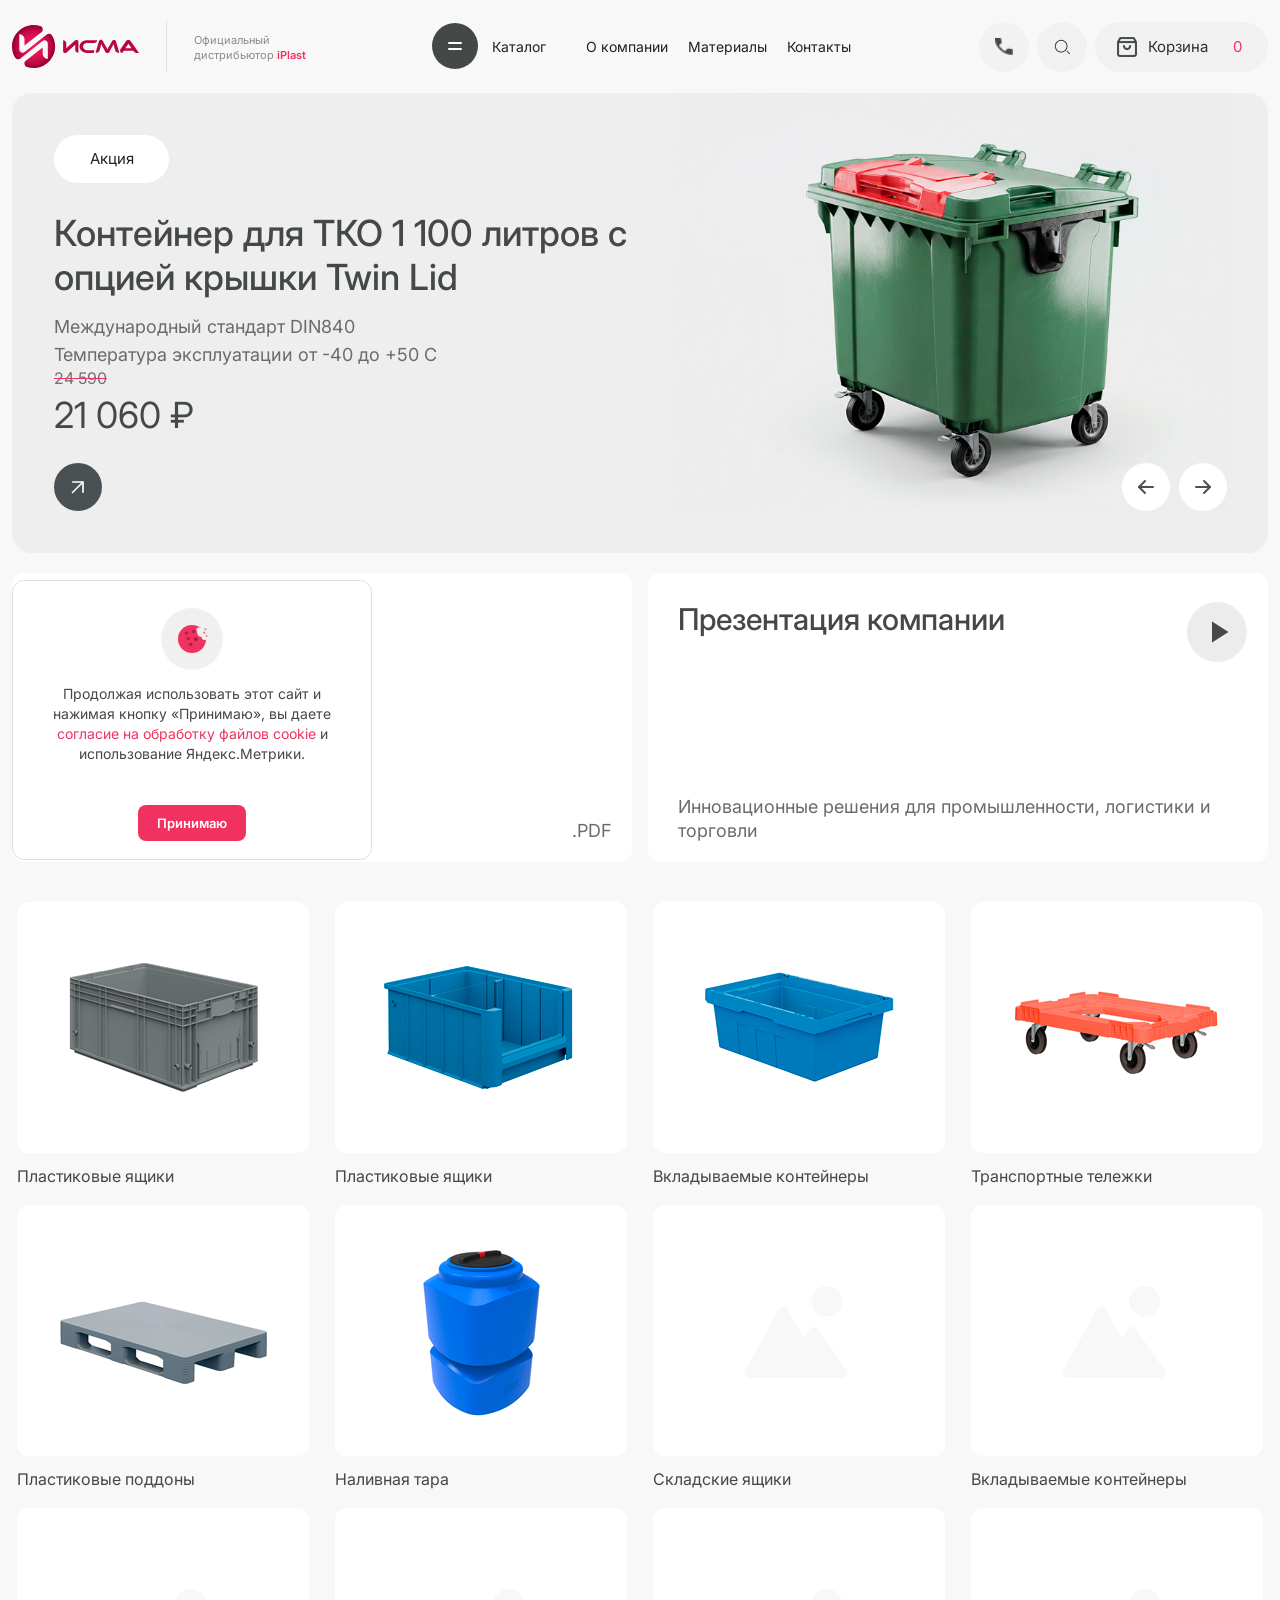
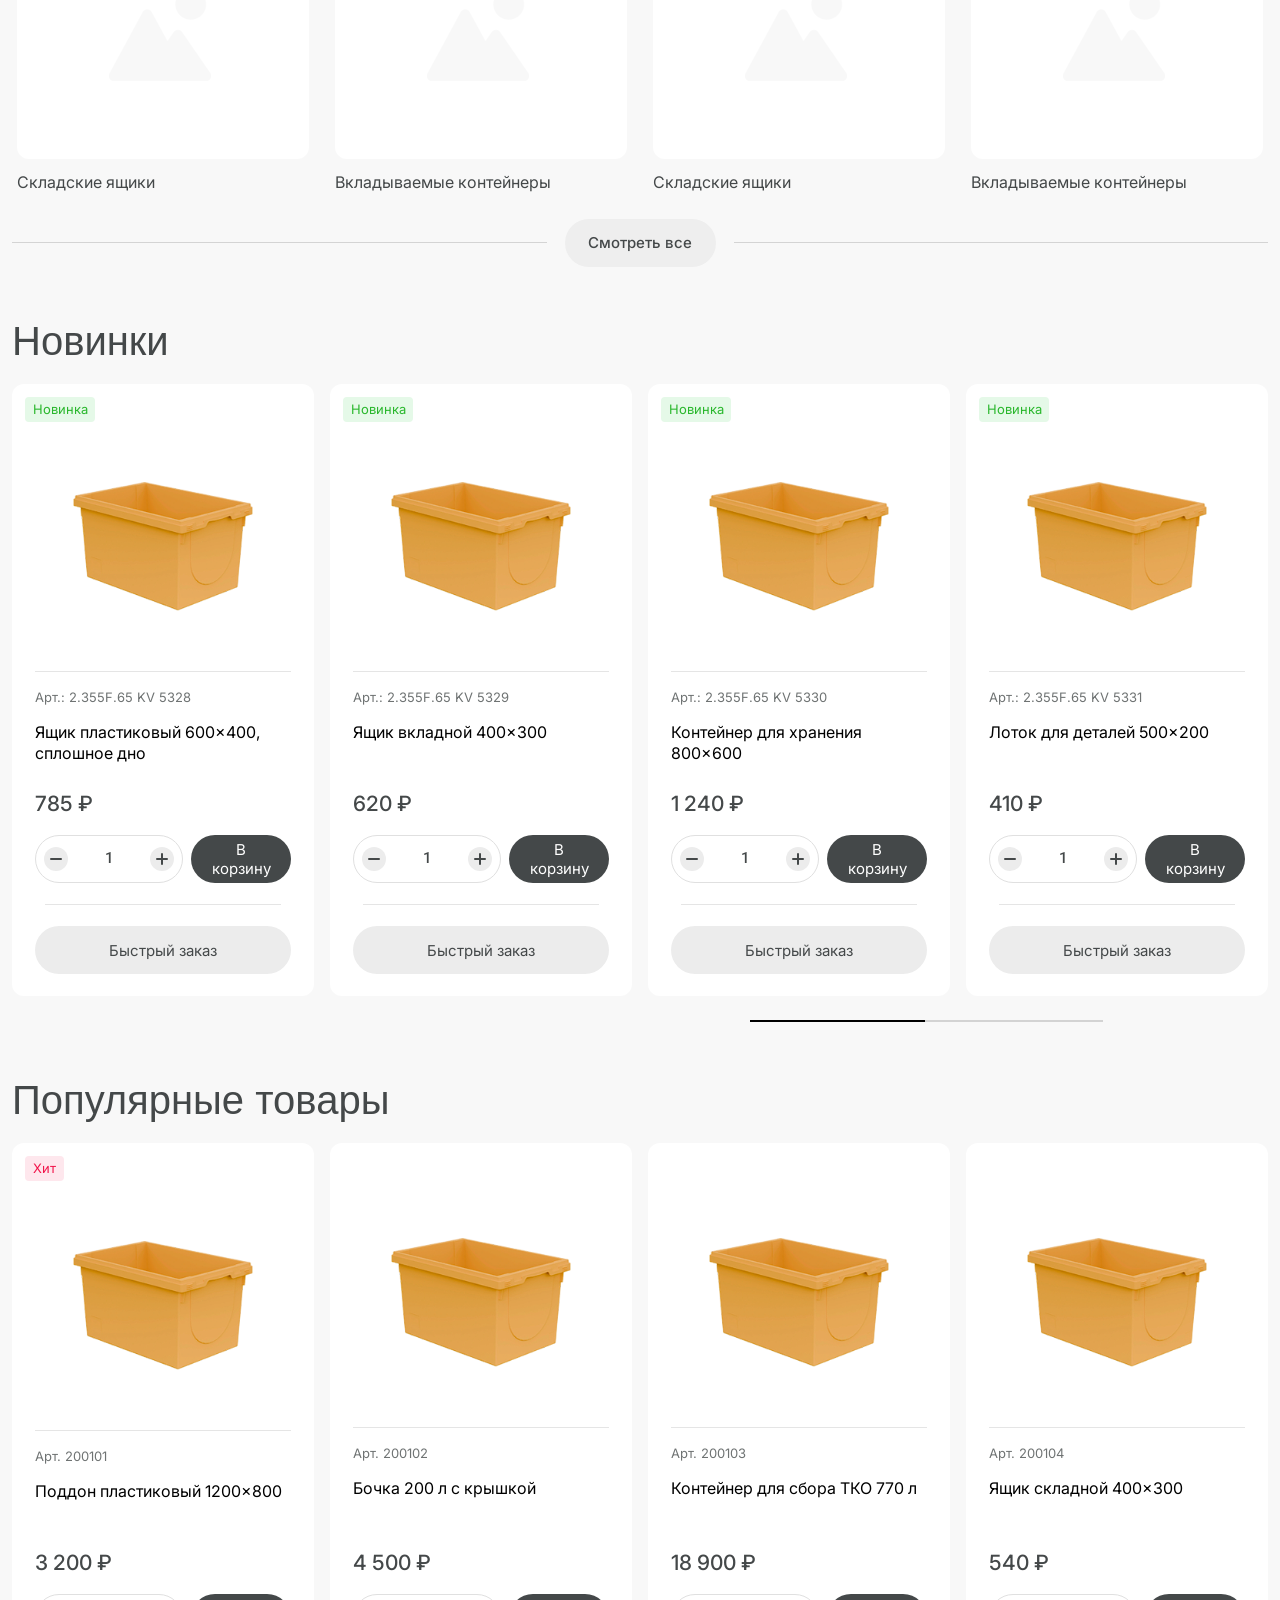
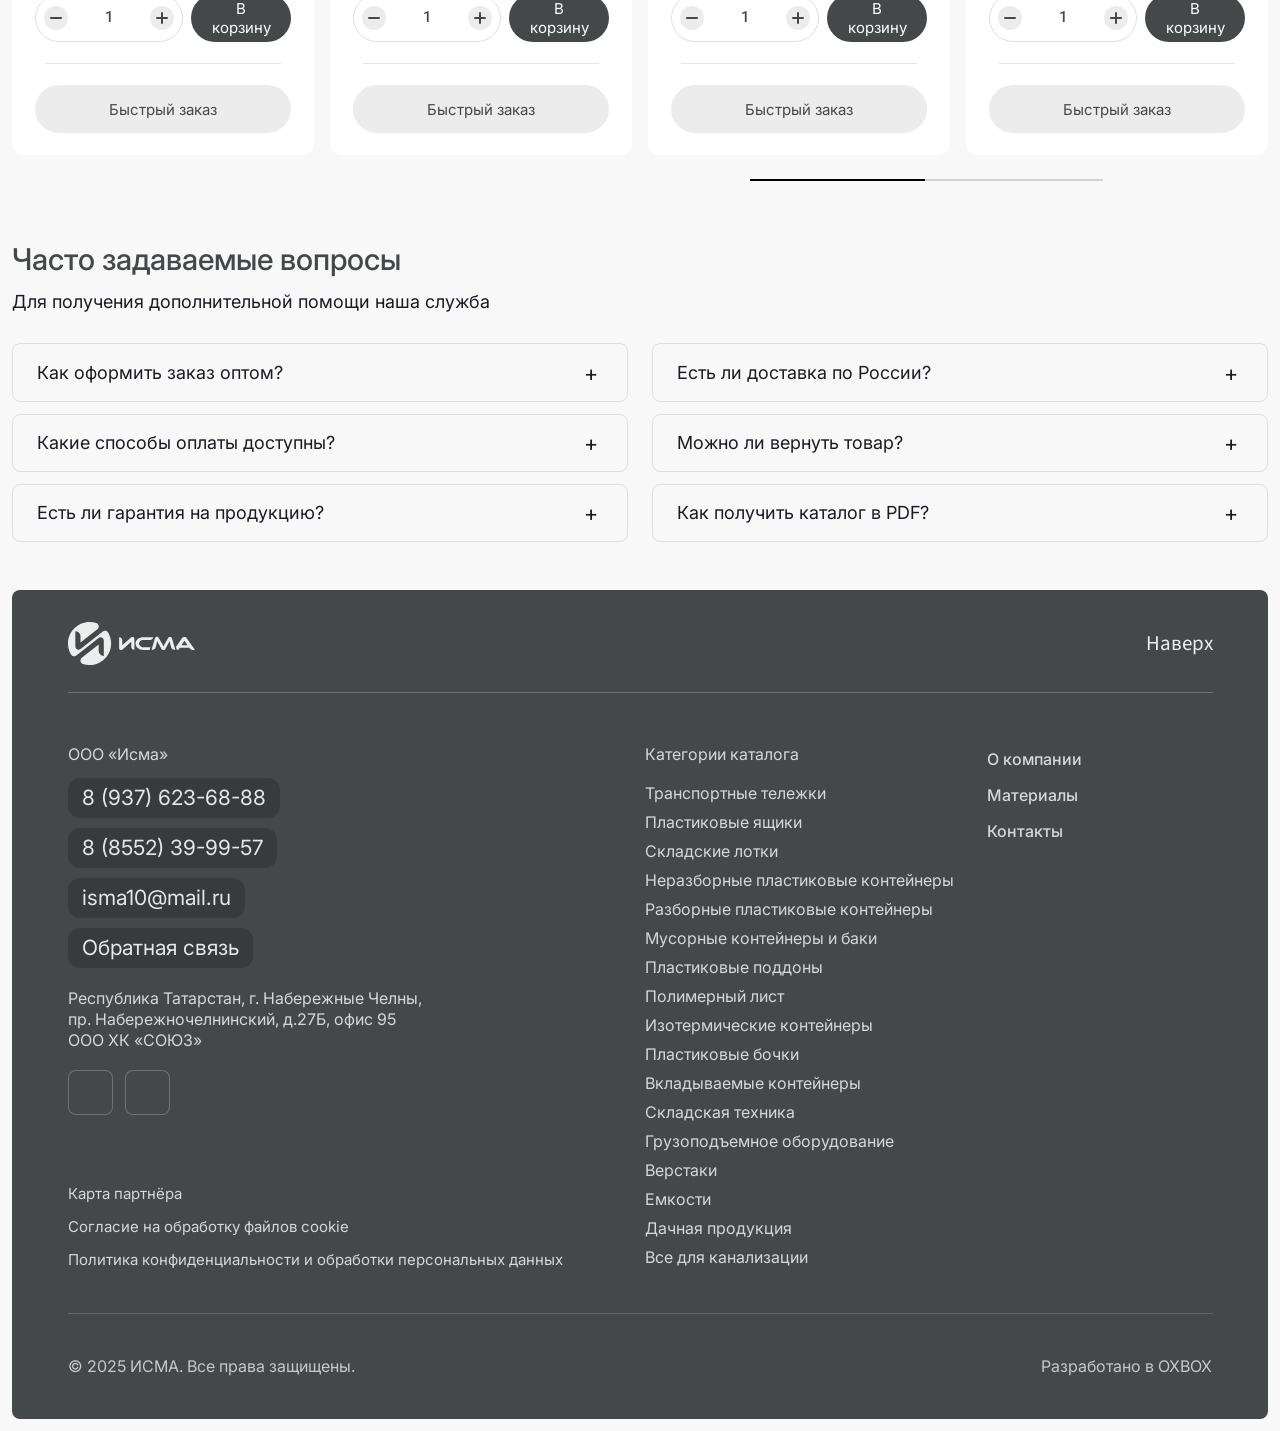
<file: index.html>
<!DOCTYPE html>
<html lang="ru"> 
  <head>
    <meta charset="utf-8" />
    <meta name="viewport" content="width=device-width, initial-scale=1" />
    <title>ИСМА — контейнеры и тара</title>
    <link rel="preconnect" href="https://fonts.googleapis.com" />
    <link rel="preconnect" href="https://fonts.gstatic.com" crossorigin />
    <link
      href="https://fonts.googleapis.com/css2?family=Inter:wght@400;500;600;700&family=Roboto:wght@400;500;600;700&family=Source+Sans+3:wght@400;500;600;700&display=swap"
      rel="stylesheet"
    />
    <link rel="stylesheet" href="style.css?v=84" />
  </head>
  <body>
    <header class="site-header">
      <div class="container site-header__inner">
        <div class="brand">
          <a href="#" class="logo" aria-label="ИСМА на главную">
            <img class="logo__img" src="assets/исма.svg" width="144" height="49" alt="ИСМА" />
          </a>
          <span class="brand__divider" aria-hidden="true"></span>
          <div class="brand__sub" aria-label="Официальный дистрибьютор iPlast">
            <span>Официальный</span>
            <span>дистрибьютор <b><span class="brand__sub-accent">iPlast</span></b></span>
          </div>
        </div>
        <nav class="nav" aria-label="Основное меню">
          <div class="nav__link nav__link--catalog">
            <button
              type="button"
              id="catalogMegaOpen"
              class="nav__catalog-btn"
              aria-label="Открыть каталог"
              aria-haspopup="true"
              aria-expanded="false"
              aria-controls="catalogMega"
            >
              <span class="nav__catalog-eq" aria-hidden="true"></span>
            </button>
            <a class="nav__catalog-text" href="#catalog">Каталог</a>
          </div>
          <a class="nav__link" href="#about">О компании</a>
          <a class="nav__link" href="#materials">Материалы</a>
          <a class="nav__link" href="#contacts">Контакты</a>
        </nav>
        <div class="header-tools">
          <a class="header-tools__phone" href="tel:+79376236888">
            <span class="header-tools__phone-icon" aria-hidden="true">
              <svg
                class="header-tools__phone-svg header-tools__phone-svg--desktop"
                width="20"
                height="20"
                viewBox="0 0 24 24"
                fill="none"
                stroke="currentColor"
                stroke-width="2"
              >
                <path
                  stroke-linecap="round"
                  stroke-linejoin="round"
                  d="M3 5a2 2 0 012-2h3.28a1 1 0 01.948.684l1.498 4.493a1 1 0 01-.502 1.21l-2.257 1.13a11.042 11.042 0 005.516 5.516l1.13-2.257a1 1 0 011.21-.502l4.493 1.498a1 1 0 01.684.949V19a2 2 0 01-2 2h-1C9.716 21 3 14.284 3 6V5z"
                />
              </svg>
              <img
                class="header-tools__phone-img header-tools__phone-img--mobile"
                src="assets/phone-icon-mobile.png"
                width="14"
                height="14"
                alt=""
              />
            </span>
            <span class="header-tools__phone-text">+7 937 623 68 88</span>
          </a>
          <button type="button" class="header-tools__icon" aria-label="Поиск">
            <svg
              class="header-tools__icon-svg header-tools__icon-svg--desktop"
              viewBox="0 0 24 24"
              fill="none"
              stroke="currentColor"
              stroke-width="2"
              aria-hidden="true"
            >
              <circle cx="11" cy="11" r="7" />
              <path d="M20 20l-3-3" stroke-linecap="round" />
            </svg>
            <img
              class="header-tools__icon-img header-tools__icon-img--mobile"
              src="assets/search-icon-mobile.png"
              width="20"
              height="20"
              alt=""
            />
          </button>
          <a class="header-tools__pill" href="#cart" aria-label="Корзина">
            <span class="header-tools__pill-icon" aria-hidden="true">
              <img
                class="header-tools__pill-img header-tools__pill-img--desktop"
                src="assets/Korzina.webp"
                width="20"
                height="20"
                alt=""
              />
              <img
                class="header-tools__pill-img header-tools__pill-img--mobile"
                src="assets/cart-icon-mobile.png"
                width="20"
                height="20"
                alt=""
              />
            </span>
            <span class="header-tools__pill-text">Корзина</span>
            <span class="header-tools__pill-badge" aria-label="0 товаров">0</span>
          </a>
          <button type="button" class="header-tools__menu" aria-label="Открыть меню">
            <img
              class="header-tools__menu-img"
              src="assets/Burger.png"
              width="15"
              height="8"
              alt=""
              aria-hidden="true"
            />
          </button>
        </div>
      </div>
    </header>

    <div class="catalog-mega" id="catalogMega" hidden aria-hidden="true">
      <div class="catalog-mega__backdrop"></div>
      <div class="container catalog-mega__sheet-wrap">
        <div class="catalog-mega__sheet" role="dialog" aria-modal="true" aria-labelledby="catalogMegaTitle">
          <div class="catalog-mega__inner">
          <h2 id="catalogMegaTitle" class="visually-hidden">Каталог</h2>
          <div class="catalog-mega__layout">
            <aside class="catalog-mega__sidebar" aria-label="Разделы каталога">
              <ul class="catalog-mega__primary">
                <li><a href="#" data-mega-panel="full">Пластиковые ящики</a></li>
                <li><a href="#" data-mega-panel="compact">Пластиковые ящики</a></li>
                <li><a href="#" data-mega-panel="empty">Складские лотки</a></li>
                <li><a href="#" data-mega-panel="empty">Неразборные пластиковые контейнеры</a></li>
                <li><a href="#" data-mega-panel="empty">Пластиковые ящики</a></li>
                <li><a href="#" data-mega-panel="empty">Складские лотки</a></li>
                <li><a href="#" data-mega-panel="empty">Неразборные пластиковые контейнеры</a></li>
                <li><a href="#" data-mega-panel="empty">Пластиковые ящики</a></li>
                <li><a href="#" data-mega-panel="empty">Складские лотки</a></li>
                <li><a href="#" data-mega-panel="empty">Неразборные пластиковые контейнеры</a></li>
                <li><a href="#" data-mega-panel="empty">Пластиковые ящики</a></li>
                <li><a href="#" data-mega-panel="empty">Складские лотки</a></li>
              </ul>
            </aside>
            <div class="catalog-mega__main">
              <div class="catalog-mega__cols">
                <div class="catalog-mega__col">
                  <ul class="catalog-mega__sub">
                    <li><a href="katalog.html">Пищевые пластиковые ящики</a></li>
                    <li><a href="#">Евроконтейнеры ЕС</a></li>
                    <li><a href="#">Вкладываемые ящики INSTORE</a></li>
                    <li><a href="#">Складные ящики</a></li>
                    <li><a href="#">Контейнеры KLT</a></li>
                    <li><a href="#">Универсальные ящики</a></li>
                    <li><a href="#">Комплектующие для ящиков</a></li>
                  </ul>
                </div>
                <div class="catalog-mega__col">
                  <ul class="catalog-mega__sub">
                    <li><a href="#">Пищевые пластиковые ящики</a></li>
                    <li><a href="#">Евроконтейнеры ЕС</a></li>
                    <li><a href="#">Вкладываемые ящики INSTORE</a></li>
                    <li><a href="#">Складные ящики</a></li>
                    <li><a href="#">Контейнеры KLT</a></li>
                    <li><a href="#">Универсальные ящики</a></li>
                    <li><a href="#">Комплектующие для ящиков</a></li>
                  </ul>
                </div>
                <div class="catalog-mega__col">
                  <ul class="catalog-mega__sub">
                    <li><a href="#">Пищевые пластиковые ящики</a></li>
                    <li><a href="#">Евроконтейнеры ЕС</a></li>
                    <li><a href="#">Вкладываемые ящики INSTORE</a></li>
                    <li><a href="#">Складные ящики</a></li>
                    <li><a href="#">Контейнеры KLT</a></li>
                    <li><a href="#">Универсальные ящики</a></li>
                    <li><a href="#">Комплектующие для ящиков</a></li>
                  </ul>
                </div>
              </div>
            </div>
          </div>
          </div>
        </div>
      </div>
    </div>

    <div class="mobile-menu" id="mobileMenu" aria-hidden="true" hidden>
      <div class="mobile-menu__backdrop"></div>
      <div class="mobile-menu__panel">
        <a href="#top" class="mobile-menu__brand" aria-label="ИСМА на главную">
          <img class="logo__img mobile-menu__logo" src="assets/logofooter.png" alt="ИСМА" />
        </a>
        <button type="button" class="mobile-menu__close" aria-label="Закрыть меню">
          <svg viewBox="0 0 11 11" aria-hidden="true">
            <path d="M1 1L10 10" />
            <path d="M10 1L1 10" />
          </svg>
        </button>
        <nav class="mobile-menu__links" aria-label="Мобильное меню">
          <div class="mobile-menu__title">Категории каталога</div>
          <div class="mobile-menu__catalog">
            <a href="#catalog-trolleys">Транспортные тележки</a>
            <a href="katalog.html">Пластиковые ящики</a>
            <a href="#catalog-trays">Складские лотки</a>
            <a href="#catalog-containers-sealed">Неразборные пластиковые контейнеры</a>
            <a href="#catalog-containers-hinged">Разборные пластиковые контейнеры</a>
            <a href="#catalog-waste">Мусорные контейнеры и баки</a>
            <a href="#catalog-pallets">Пластиковые поддоны</a>
            <a href="#catalog-polymer">Полимерный лист</a>
            <a href="#catalog-isothermal">Изотермические контейнеры</a>
            <a href="#catalog-barrels">Пластиковые бочки</a>
          </div>
          <div class="mobile-menu__primary">
            <a href="#about">О компании</a>
            <a href="#materials">Материалы</a>
            <a href="#contacts">Контакты</a>
          </div>
          <a class="mobile-menu__feedback" href="#contacts">Обратная связь</a>
        </nav>
      </div>
    </div>

    <main>
      <section class="hero-block">
        <div class="container hero-grid">
          <div class="hero-main">
            <div class="hero-main__slides">
              <article class="hero-main__card is-active" data-slide="0" aria-hidden="false">
                <div class="hero-main__content">
                  <span class="hero-main__badge">Акция</span>
                  <h1 class="hero-main__title">
                    Контейнер для ТКО 1 100 литров с опцией крышки Twin Lid
                  </h1>
                  <p class="hero-main__meta">
                    Международный стандарт DIN840<br />
                    Температура эксплуатации от -40 до +50 C
                  </p>

                  <div class="hero-main__bottom">
                    <div class="hero-main__prices">
                      <div class="hero-main__old">24 590</div>
                      <div class="hero-main__price">21 060 ₽</div>
                    </div>
                    <button type="button" class="hero-main__cta" aria-label="Подробнее">
                      <svg width="20" height="20" viewBox="0 0 24 24" fill="none" xmlns="http://www.w3.org/2000/svg" aria-hidden="true">
                        <path d="M5 6H18V19" stroke="currentColor" stroke-width="2" stroke-miterlimit="10"></path>
                        <path d="M4.79999 19.2L18 6" stroke="currentColor" stroke-width="2" stroke-miterlimit="10"></path>
                      </svg>
                    </button>
                  </div>
                </div>

                <div class="hero-main__visual" aria-hidden="true">
                  <img
                    class="hero-main__photo"
                    src="assets/Musorka.webp"
                    width="773"
                    height="576"
                    alt=""
                  />
                </div>
              </article>

              <article class="hero-main__card" data-slide="1" aria-hidden="true">
                <div class="hero-main__content">
                  <span class="hero-main__badge">Акция</span>
                  <h2 class="hero-main__title">
                    Круглый пластиковый таз 45 л с усиленными ручками
                  </h2>
                  <p class="hero-main__meta">
                    Пищевой полимер, устойчивый к УФ. Диаметр 520 мм, высота 180 мм. Подходит для пищевой и промышленной сферы.
                  </p>

                  <div class="hero-main__bottom">
                    <div class="hero-main__prices">
                      <div class="hero-main__old">3 200</div>
                      <div class="hero-main__price">2 890 ₽</div>
                    </div>
                    <button type="button" class="hero-main__cta" aria-label="Подробнее">
                      <svg width="20" height="20" viewBox="0 0 24 24" fill="none" xmlns="http://www.w3.org/2000/svg" aria-hidden="true">
                        <path d="M5 6H18V19" stroke="currentColor" stroke-width="2" stroke-miterlimit="10"></path>
                        <path d="M4.79999 19.2L18 6" stroke="currentColor" stroke-width="2" stroke-miterlimit="10"></path>
                      </svg>
                    </button>
                  </div>
                </div>

                <div class="hero-main__visual" aria-hidden="true">
                  <img
                    class="hero-main__photo"
                    src="assets/MusorkaZerkalo.webp"
                    width="773"
                    height="576"
                    alt=""
                  />
                </div>
              </article>
            </div>

            <div class="hero-main__nav">
              <button type="button" class="hero-main__nav-btn hero-main__nav-btn--prev" aria-label="Предыдущий слайд">
                <svg viewBox="0 0 24 24" aria-hidden="true">
                  <path d="M19 12H5" />
                  <path d="M11 6L5 12L11 18" />
                </svg>
              </button>
              <button type="button" class="hero-main__nav-btn hero-main__nav-btn--next" aria-label="Следующий слайд">
                <svg viewBox="0 0 24 24" aria-hidden="true">
                  <path d="M5 12H19" />
                  <path d="M13 6L19 12L13 18" />
                </svg>
              </button>
              <div class="hero-main__progress" aria-hidden="true">
                <div class="hero-main__progress-track"></div>
              </div>
            </div>
          </div>
          <aside class="hero-side">
            <div class="hero-card hero-card--catalog">
              <h2 class="hero-card__title">Каталог<br />продукции</h2>
              <div class="hero-card__spacer" aria-hidden="true"></div>
              <div class="hero-card__footer hero-card__footer--split">
                <a class="hero-card__link" href="#">Скачать</a>
                <span class="hero-card__ext">.PDF</span>
              </div>
            </div>
            <div class="hero-card hero-card--presentation">
              <div class="hero-card__head">
                <h2 class="hero-card__title">Презентация компании</h2>
                <a class="hero-card__play" href="#" aria-label="Смотреть презентацию">
                  <svg width="36" height="36" viewBox="0 0 24 24" fill="currentColor" aria-hidden="true">
                    <path d="M8 5v14l11-7z" />
                  </svg>
                </a>
              </div>
              <div class="hero-card__spacer" aria-hidden="true"></div>
              <p class="hero-card__desc">
                Инновационные решения для промышленности, логистики и торговли
              </p>
            </div>
          </aside>
        </div>
      </section>

      <section class="section-cats" id="catalog">
        <div class="container">
          <div class="cat-row" id="catalog-grid">
            <a class="cat-card" id="catalog-crates" href="katalog.html">
              <div class="cat-card__box">
                <div class="cat-card__thumb">
                  <img src="assets/Korobka.webp" width="160" height="160" alt="" loading="lazy" />
                </div>
              </div>
              <div class="cat-card__label">Пластиковые ящики</div>
            </a>
            <a class="cat-card" href="#">
              <div class="cat-card__box">
                <div class="cat-card__thumb">
                  <img src="assets/2.webp" width="160" height="160" alt="" loading="lazy" />
                </div>
              </div>
              <div class="cat-card__label">Пластиковые ящики</div>
            </a>
            <a class="cat-card" id="catalog-containers-sealed" href="#catalog-containers-sealed">
              <div class="cat-card__box">
                <div class="cat-card__thumb">
                  <img src="assets/3.webp" width="160" height="160" alt="" loading="lazy" />
                </div>
              </div>
              <div class="cat-card__label">Вкладываемые контейнеры</div>
            </a>
            <a class="cat-card" id="catalog-trolleys" href="#catalog-trolleys">
              <div class="cat-card__box">
                <div class="cat-card__thumb">
                  <img src="assets/4.webp" width="160" height="160" alt="" loading="lazy" />
                </div>
              </div>
              <div class="cat-card__label">Транспортные тележки</div>
            </a>
            <a class="cat-card" id="catalog-pallets" href="#catalog-pallets">
              <div class="cat-card__box">
                <div class="cat-card__thumb">
                  <img src="assets/5.webp" width="160" height="160" alt="" loading="lazy" />
                </div>
              </div>
              <div class="cat-card__label">Пластиковые поддоны</div>
            </a>
            <a class="cat-card" id="catalog-barrels" href="#catalog-barrels">
              <div class="cat-card__box">
                <div class="cat-card__thumb">
                  <img src="assets/6.webp" width="160" height="160" alt="" loading="lazy" />
                </div>
              </div>
              <div class="cat-card__label">Наливная тара</div>
            </a>
            <a class="cat-card" id="catalog-trays" href="#catalog-trays">
              <div class="cat-card__box">
                <div class="cat-card__thumb">
                  <img src="assets/7.webp" width="160" height="160" alt="" loading="lazy" />
                </div>
              </div>
              <div class="cat-card__label">Складские ящики</div>
            </a>
            <a class="cat-card" id="catalog-containers-hinged" href="#catalog-containers-hinged">
              <div class="cat-card__box">
                <div class="cat-card__thumb">
                  <img src="assets/7.webp" width="160" height="160" alt="" loading="lazy" />
                </div>
              </div>
              <div class="cat-card__label">Вкладываемые контейнеры</div>
            </a>
            <a class="cat-card" href="#">
              <div class="cat-card__box">
                <div class="cat-card__thumb">
                  <img src="assets/7.webp" width="160" height="160" alt="" loading="lazy" />
                </div>
              </div>
              <div class="cat-card__label">Складские ящики</div>
            </a>
            <a class="cat-card" href="#">
              <div class="cat-card__box">
                <div class="cat-card__thumb">
                  <img src="assets/7.webp" width="160" height="160" alt="" loading="lazy" />
                </div>
              </div>
              <div class="cat-card__label">Вкладываемые контейнеры</div>
            </a>
            <a class="cat-card" href="#">
              <div class="cat-card__box">
                <div class="cat-card__thumb">
                  <img src="assets/7.webp" width="160" height="160" alt="" loading="lazy" />
                </div>
              </div>
              <div class="cat-card__label">Складские ящики</div>
            </a>
            <a class="cat-card" href="#">
              <div class="cat-card__box">
                <div class="cat-card__thumb">
                  <img src="assets/7.webp" width="160" height="160" alt="" loading="lazy" />
                </div>
              </div>
              <div class="cat-card__label">Вкладываемые контейнеры</div>
            </a>
            <a class="cat-card" id="catalog-waste" href="#catalog-waste">
              <div class="cat-card__box">
                <div class="cat-card__thumb">
                  <img src="assets/7.webp" width="160" height="160" alt="" loading="lazy" />
                </div>
              </div>
              <div class="cat-card__label">Контейнеры ТКО</div>
            </a>
            <a class="cat-card" id="catalog-isothermal" href="#catalog-isothermal">
              <div class="cat-card__box">
                <div class="cat-card__thumb">
                  <img src="assets/7.webp" width="160" height="160" alt="" loading="lazy" />
                </div>
              </div>
              <div class="cat-card__label">Тележки платформенные</div>
            </a>
            <a class="cat-card" href="#">
              <div class="cat-card__box">
                <div class="cat-card__thumb">
                  <img src="assets/7.webp" width="160" height="160" alt="" loading="lazy" />
                </div>
              </div>
              <div class="cat-card__label">Решётки и ограждения</div>
            </a>
            <a class="cat-card" id="catalog-polymer" href="#catalog-polymer">
              <div class="cat-card__box">
                <div class="cat-card__thumb">
                  <img src="assets/7.webp" width="160" height="160" alt="" loading="lazy" />
                </div>
              </div>
              <div class="cat-card__label">Прочая тара</div>
            </a>
          </div>
          <div class="section-cats__more">
            <span class="section-cats__line" aria-hidden="true"></span>
            <button type="button" class="section-cats__btn" aria-expanded="false" aria-controls="catalog-grid">
              Смотреть все
            </button>
            <span class="section-cats__line" aria-hidden="true"></span>
          </div>
        </div>
      </section>

      <section class="section-products" aria-labelledby="novelties-title">
        <div class="container">
          <div class="section-products__head">
            <h2 id="novelties-title" class="section-products__title">Новинки</h2>
          </div>
          <div class="product-scroll" id="novelties-scroll">
            <div class="product-grid product-grid--novelties">
            <article class="product-card">
              <div class="product-card__badges">
                <span class="badge badge--new">Новинка</span>
              </div>
              <div class="product-card__img">
                <a class="product-card__img-link" href="tovar.html" aria-label="Подробнее о товаре">
                  <img src="assets/Tazik.webp" width="200" height="160" alt="" loading="lazy" />
                </a>
              </div>
              <hr class="product-card__divider" aria-hidden="true" />
              <div class="product-card__sku">Арт.: 2.355F.65 KV 5328</div>
              <div class="product-card__name">Ящик пластиковый 600×400, сплошное дно</div>
              <div class="product-card__price">785 ₽</div>
              <div class="product-card__row">
                <div class="qty">
                  <button type="button" aria-label="Уменьшить"><span class="qty__btn-text qty__btn-text--minus" aria-hidden="true"></span></button>
                  <span>1</span>
                  <button type="button" aria-label="Увеличить"><span class="qty__btn-text qty__btn-text--plus" aria-hidden="true"></span></button>
                </div>
                <button type="button" class="btn-cart">В корзину</button>
              </div>
              <button type="button" class="btn-quick">Быстрый заказ</button>
            </article>
            <article class="product-card">
              <div class="product-card__badges">
                <span class="badge badge--new">Новинка</span>
              </div>
              <div class="product-card__img">
                <a class="product-card__img-link" href="tovar.html" aria-label="Подробнее о товаре">
                  <img src="assets/Tazik.webp" width="200" height="160" alt="" loading="lazy" />
                </a>
              </div>
              <hr class="product-card__divider" aria-hidden="true" />
              <div class="product-card__sku">Арт.: 2.355F.65 KV 5329</div>
              <div class="product-card__name">Ящик вкладной 400×300</div>
              <div class="product-card__price">620 ₽</div>
              <div class="product-card__row">
                <div class="qty">
                  <button type="button" aria-label="Уменьшить"><span class="qty__btn-text qty__btn-text--minus" aria-hidden="true"></span></button>
                  <span>1</span>
                  <button type="button" aria-label="Увеличить"><span class="qty__btn-text qty__btn-text--plus" aria-hidden="true"></span></button>
                </div>
                <button type="button" class="btn-cart">В корзину</button>
              </div>
              <button type="button" class="btn-quick">Быстрый заказ</button>
            </article>
            <article class="product-card">
              <div class="product-card__badges">
                <span class="badge badge--new">Новинка</span>
              </div>
              <div class="product-card__img">
                <a class="product-card__img-link" href="tovar.html" aria-label="Подробнее о товаре">
                  <img src="assets/Tazik.webp" width="200" height="160" alt="" loading="lazy" />
                </a>
              </div>
              <hr class="product-card__divider" aria-hidden="true" />
              <div class="product-card__sku">Арт.: 2.355F.65 KV 5330</div>
              <div class="product-card__name">Контейнер для хранения 800×600</div>
              <div class="product-card__price">1 240 ₽</div>
              <div class="product-card__row">
                <div class="qty">
                  <button type="button" aria-label="Уменьшить"><span class="qty__btn-text qty__btn-text--minus" aria-hidden="true"></span></button>
                  <span>1</span>
                  <button type="button" aria-label="Увеличить"><span class="qty__btn-text qty__btn-text--plus" aria-hidden="true"></span></button>
                </div>
                <button type="button" class="btn-cart">В корзину</button>
              </div>
              <button type="button" class="btn-quick">Быстрый заказ</button>
            </article>
            <article class="product-card">
              <div class="product-card__badges">
                <span class="badge badge--new">Новинка</span>
              </div>
              <div class="product-card__img">
                <a class="product-card__img-link" href="tovar.html" aria-label="Подробнее о товаре">
                  <img src="assets/Tazik.webp" width="200" height="160" alt="" loading="lazy" />
                </a>
              </div>
              <hr class="product-card__divider" aria-hidden="true" />
              <div class="product-card__sku">Арт.: 2.355F.65 KV 5331</div>
              <div class="product-card__name">Лоток для деталей 500×200</div>
              <div class="product-card__price">410 ₽</div>
              <div class="product-card__row">
                <div class="qty">
                  <button type="button" aria-label="Уменьшить"><span class="qty__btn-text qty__btn-text--minus" aria-hidden="true"></span></button>
                  <span>1</span>
                  <button type="button" aria-label="Увеличить"><span class="qty__btn-text qty__btn-text--plus" aria-hidden="true"></span></button>
                </div>
                <button type="button" class="btn-cart">В корзину</button>
              </div>
              <button type="button" class="btn-quick">Быстрый заказ</button>
            </article>
            <article class="product-card">
              <div class="product-card__badges">
                <span class="badge badge--new">Новинка</span>
              </div>
              <div class="product-card__img">
                <a class="product-card__img-link" href="tovar.html" aria-label="Подробнее о товаре">
                  <img src="assets/Tazik.webp" width="200" height="160" alt="" loading="lazy" />
                </a>
              </div>
              <hr class="product-card__divider" aria-hidden="true" />
              <div class="product-card__sku">Арт.: 2.355F.65 KV 5332</div>
              <div class="product-card__name">Ящик перфорированный 600×400</div>
              <div class="product-card__price">890 ₽</div>
              <div class="product-card__row">
                <div class="qty">
                  <button type="button" aria-label="Уменьшить"><span class="qty__btn-text qty__btn-text--minus" aria-hidden="true"></span></button>
                  <span>1</span>
                  <button type="button" aria-label="Увеличить"><span class="qty__btn-text qty__btn-text--plus" aria-hidden="true"></span></button>
                </div>
                <button type="button" class="btn-cart">В корзину</button>
              </div>
              <button type="button" class="btn-quick">Быстрый заказ</button>
            </article>
            <article class="product-card">
              <div class="product-card__badges">
                <span class="badge badge--new">Новинка</span>
              </div>
              <div class="product-card__img">
                <a class="product-card__img-link" href="tovar.html" aria-label="Подробнее о товаре">
                  <img src="assets/Tazik.webp" width="200" height="160" alt="" loading="lazy" />
                </a>
              </div>
              <hr class="product-card__divider" aria-hidden="true" />
              <div class="product-card__sku">Арт.: 2.355F.65 KV 5333</div>
              <div class="product-card__name">Ящик с крышкой 400×300×280</div>
              <div class="product-card__price">1 050 ₽</div>
              <div class="product-card__row">
                <div class="qty">
                  <button type="button" aria-label="Уменьшить"><span class="qty__btn-text qty__btn-text--minus" aria-hidden="true"></span></button>
                  <span>1</span>
                  <button type="button" aria-label="Увеличить"><span class="qty__btn-text qty__btn-text--plus" aria-hidden="true"></span></button>
                </div>
                <button type="button" class="btn-cart">В корзину</button>
              </div>
              <button type="button" class="btn-quick">Быстрый заказ</button>
            </article>
            <article class="product-card">
              <div class="product-card__badges">
                <span class="badge badge--new">Новинка</span>
              </div>
              <div class="product-card__img">
                <a class="product-card__img-link" href="tovar.html" aria-label="Подробнее о товаре">
                  <img src="assets/Tazik.webp" width="200" height="160" alt="" loading="lazy" />
                </a>
              </div>
              <hr class="product-card__divider" aria-hidden="true" />
              <div class="product-card__sku">Арт.: 2.355F.65 KV 5334</div>
              <div class="product-card__name">Контейнер многоярусный 600×400</div>
              <div class="product-card__price">2 100 ₽</div>
              <div class="product-card__row">
                <div class="qty">
                  <button type="button" aria-label="Уменьшить"><span class="qty__btn-text qty__btn-text--minus" aria-hidden="true"></span></button>
                  <span>1</span>
                  <button type="button" aria-label="Увеличить"><span class="qty__btn-text qty__btn-text--plus" aria-hidden="true"></span></button>
                </div>
                <button type="button" class="btn-cart">В корзину</button>
              </div>
              <button type="button" class="btn-quick">Быстрый заказ</button>
            </article>
            <article class="product-card">
              <div class="product-card__badges">
                <span class="badge badge--new">Новинка</span>
              </div>
              <div class="product-card__img">
                <a class="product-card__img-link" href="tovar.html" aria-label="Подробнее о товаре">
                  <img src="assets/Tazik.webp" width="200" height="160" alt="" loading="lazy" />
                </a>
              </div>
              <hr class="product-card__divider" aria-hidden="true" />
              <div class="product-card__sku">Арт.: 2.355F.65 KV 5335</div>
              <div class="product-card__name">Лоток для деталей 300×200×150</div>
              <div class="product-card__price">350 ₽</div>
              <div class="product-card__row">
                <div class="qty">
                  <button type="button" aria-label="Уменьшить"><span class="qty__btn-text qty__btn-text--minus" aria-hidden="true"></span></button>
                  <span>1</span>
                  <button type="button" aria-label="Увеличить"><span class="qty__btn-text qty__btn-text--plus" aria-hidden="true"></span></button>
                </div>
                <button type="button" class="btn-cart">В корзину</button>
              </div>
              <button type="button" class="btn-quick">Быстрый заказ</button>
            </article>
            </div>
          </div>
          <div class="product-strip product-strip--novelties" id="novelties-strip" aria-hidden="true">
            <div class="product-strip__hit-area">
              <div class="product-strip__track">
                <span class="product-strip__fill"></span>
              </div>
            </div>
          </div>
        </div>
      </section>

      <section class="section-products" aria-labelledby="popular-title">
        <div class="container">
          <div class="section-products__head">
            <h2 id="popular-title" class="section-products__title">Популярные товары</h2>
          </div>
          <div class="product-scroll" id="popular-scroll">
            <div class="product-grid product-grid--popular">
            <article class="product-card">
              <div class="product-card__badges">
                <span class="badge badge--sale">Хит</span>
              </div>
              <div class="product-card__img">
                <a class="product-card__img-link" href="tovar.html" aria-label="Подробнее о товаре">
                  <img src="assets/Tazik.webp" width="200" height="160" alt="" loading="lazy" />
                </a>
              </div>
              <hr class="product-card__divider" aria-hidden="true" />
              <div class="product-card__sku">Арт. 200101</div>
              <div class="product-card__name">Поддон пластиковый 1200×800</div>
              <div class="product-card__price">3 200 ₽</div>
              <div class="product-card__row">
                <div class="qty">
                  <button type="button" aria-label="Уменьшить"><span class="qty__btn-text qty__btn-text--minus" aria-hidden="true"></span></button>
                  <span>1</span>
                  <button type="button" aria-label="Увеличить"><span class="qty__btn-text qty__btn-text--plus" aria-hidden="true"></span></button>
                </div>
                <button type="button" class="btn-cart">В корзину</button>
              </div>
              <button type="button" class="btn-quick">Быстрый заказ</button>
            </article>
            <article class="product-card">
              <div class="product-card__badges"></div>
              <div class="product-card__img">
                <a class="product-card__img-link" href="tovar.html" aria-label="Подробнее о товаре">
                  <img src="assets/Tazik.webp" width="200" height="160" alt="" loading="lazy" />
                </a>
              </div>
              <hr class="product-card__divider" aria-hidden="true" />
              <div class="product-card__sku">Арт. 200102</div>
              <div class="product-card__name">Бочка 200 л с крышкой</div>
              <div class="product-card__price">4 500 ₽</div>
              <div class="product-card__row">
                <div class="qty">
                  <button type="button" aria-label="Уменьшить"><span class="qty__btn-text qty__btn-text--minus" aria-hidden="true"></span></button>
                  <span>1</span>
                  <button type="button" aria-label="Увеличить"><span class="qty__btn-text qty__btn-text--plus" aria-hidden="true"></span></button>
                </div>
                <button type="button" class="btn-cart">В корзину</button>
              </div>
              <button type="button" class="btn-quick">Быстрый заказ</button>
            </article>
            <article class="product-card">
              <div class="product-card__badges"></div>
              <div class="product-card__img">
                <a class="product-card__img-link" href="tovar.html" aria-label="Подробнее о товаре">
                  <img src="assets/Tazik.webp" width="200" height="160" alt="" loading="lazy" />
                </a>
              </div>
              <hr class="product-card__divider" aria-hidden="true" />
              <div class="product-card__sku">Арт. 200103</div>
              <div class="product-card__name">Контейнер для сбора ТКО 770 л</div>
              <div class="product-card__price">18 900 ₽</div>
              <div class="product-card__row">
                <div class="qty">
                  <button type="button" aria-label="Уменьшить"><span class="qty__btn-text qty__btn-text--minus" aria-hidden="true"></span></button>
                  <span>1</span>
                  <button type="button" aria-label="Увеличить"><span class="qty__btn-text qty__btn-text--plus" aria-hidden="true"></span></button>
                </div>
                <button type="button" class="btn-cart">В корзину</button>
              </div>
              <button type="button" class="btn-quick">Быстрый заказ</button>
            </article>
            <article class="product-card">
              <div class="product-card__badges"></div>
              <div class="product-card__img">
                <a class="product-card__img-link" href="tovar.html" aria-label="Подробнее о товаре">
                  <img src="assets/Tazik.webp" width="200" height="160" alt="" loading="lazy" />
                </a>
              </div>
              <hr class="product-card__divider" aria-hidden="true" />
              <div class="product-card__sku">Арт. 200104</div>
              <div class="product-card__name">Ящик складной 400×300</div>
              <div class="product-card__price">540 ₽</div>
              <div class="product-card__row">
                <div class="qty">
                  <button type="button" aria-label="Уменьшить"><span class="qty__btn-text qty__btn-text--minus" aria-hidden="true"></span></button>
                  <span>1</span>
                  <button type="button" aria-label="Увеличить"><span class="qty__btn-text qty__btn-text--plus" aria-hidden="true"></span></button>
                </div>
                <button type="button" class="btn-cart">В корзину</button>
              </div>
              <button type="button" class="btn-quick">Быстрый заказ</button>
            </article>
            <article class="product-card">
              <div class="product-card__badges"></div>
              <div class="product-card__img">
                <a class="product-card__img-link" href="tovar.html" aria-label="Подробнее о товаре">
                  <img src="assets/Tazik.webp" width="200" height="160" alt="" loading="lazy" />
                </a>
              </div>
              <hr class="product-card__divider" aria-hidden="true" />
              <div class="product-card__sku">Арт. 200105</div>
              <div class="product-card__name">Тележка платформенная 600×400</div>
              <div class="product-card__price">7 800 ₽</div>
              <div class="product-card__row">
                <div class="qty">
                  <button type="button" aria-label="Уменьшить"><span class="qty__btn-text qty__btn-text--minus" aria-hidden="true"></span></button>
                  <span>1</span>
                  <button type="button" aria-label="Увеличить"><span class="qty__btn-text qty__btn-text--plus" aria-hidden="true"></span></button>
                </div>
                <button type="button" class="btn-cart">В корзину</button>
              </div>
              <button type="button" class="btn-quick">Быстрый заказ</button>
            </article>
            <article class="product-card">
              <div class="product-card__badges"></div>
              <div class="product-card__img">
                <a class="product-card__img-link" href="tovar.html" aria-label="Подробнее о товаре">
                  <img src="assets/Tazik.webp" width="200" height="160" alt="" loading="lazy" />
                </a>
              </div>
              <hr class="product-card__divider" aria-hidden="true" />
              <div class="product-card__sku">Арт. 200106</div>
              <div class="product-card__name">Поддон лёгкий 1000×600</div>
              <div class="product-card__price">2 450 ₽</div>
              <div class="product-card__row">
                <div class="qty">
                  <button type="button" aria-label="Уменьшить"><span class="qty__btn-text qty__btn-text--minus" aria-hidden="true"></span></button>
                  <span>1</span>
                  <button type="button" aria-label="Увеличить"><span class="qty__btn-text qty__btn-text--plus" aria-hidden="true"></span></button>
                </div>
                <button type="button" class="btn-cart">В корзину</button>
              </div>
              <button type="button" class="btn-quick">Быстрый заказ</button>
            </article>
            <article class="product-card">
              <div class="product-card__badges"></div>
              <div class="product-card__img">
                <a class="product-card__img-link" href="tovar.html" aria-label="Подробнее о товаре">
                  <img src="assets/Tazik.webp" width="200" height="160" alt="" loading="lazy" />
                </a>
              </div>
              <hr class="product-card__divider" aria-hidden="true" />
              <div class="product-card__sku">Арт. 200107</div>
              <div class="product-card__name">Еврокуб 1000 л</div>
              <div class="product-card__price">12 900 ₽</div>
              <div class="product-card__row">
                <div class="qty">
                  <button type="button" aria-label="Уменьшить"><span class="qty__btn-text qty__btn-text--minus" aria-hidden="true"></span></button>
                  <span>1</span>
                  <button type="button" aria-label="Увеличить"><span class="qty__btn-text qty__btn-text--plus" aria-hidden="true"></span></button>
                </div>
                <button type="button" class="btn-cart">В корзину</button>
              </div>
              <button type="button" class="btn-quick">Быстрый заказ</button>
            </article>
            <article class="product-card">
              <div class="product-card__badges">
                <span class="badge badge--sale">Хит</span>
              </div>
              <div class="product-card__img">
                <a class="product-card__img-link" href="tovar.html" aria-label="Подробнее о товаре">
                  <img src="assets/Tazik.webp" width="200" height="160" alt="" loading="lazy" />
                </a>
              </div>
              <hr class="product-card__divider" aria-hidden="true" />
              <div class="product-card__sku">Арт. 200108</div>
              <div class="product-card__name">Контейнер для хранения 800×600</div>
              <div class="product-card__price">1 890 ₽</div>
              <div class="product-card__row">
                <div class="qty">
                  <button type="button" aria-label="Уменьшить"><span class="qty__btn-text qty__btn-text--minus" aria-hidden="true"></span></button>
                  <span>1</span>
                  <button type="button" aria-label="Увеличить"><span class="qty__btn-text qty__btn-text--plus" aria-hidden="true"></span></button>
                </div>
                <button type="button" class="btn-cart">В корзину</button>
              </div>
              <button type="button" class="btn-quick">Быстрый заказ</button>
            </article>
            </div>
          </div>
          <div class="product-strip product-strip--popular" id="popular-strip" aria-hidden="true">
            <div class="product-strip__hit-area">
              <div class="product-strip__track">
                <span class="product-strip__fill"></span>
              </div>
            </div>
          </div>
        </div>
      </section>

      <section class="section-faq" id="materials">
        <div class="container">
          <header class="section-faq__intro">
            <h2 class="section-faq__title">Часто задаваемые вопросы</h2>
            <p class="section-faq__lede">
              Для получения дополнительной помощи наша служба
            </p>
          </header>
          <div class="faq-grid">
            <div class="faq-column">
              <div class="faq-item">
                <button type="button" class="faq-item__q" aria-expanded="false">
                  Как оформить заказ оптом?
                  <span class="faq-item__icon" aria-hidden="true"></span>
                </button>
                <div class="faq-item__a">
                  <div class="faq-item__a-inner">
                    Оставьте заявку через корзину или свяжитесь с менеджером по телефону. Мы подготовим
                    коммерческое предложение и согласуем сроки поставки.
                  </div>
                </div>
              </div>
              <div class="faq-item">
                <button type="button" class="faq-item__q" aria-expanded="false">
                  Какие способы оплаты доступны?
                  <span class="faq-item__icon" aria-hidden="true"></span>
                </button>
                <div class="faq-item__a">
                  <div class="faq-item__a-inner">
                    Для юридических лиц — безналичный расчёт по счёту. Уточняйте условия отсрочки у
                    менеджера.
                  </div>
                </div>
              </div>
              <div class="faq-item">
                <button type="button" class="faq-item__q" aria-expanded="false">
                  Есть ли гарантия на продукцию?
                  <span class="faq-item__icon" aria-hidden="true"></span>
                </button>
                <div class="faq-item__a">
                  <div class="faq-item__a-inner">
                    На изделия распространяется гарантия производителя. Сроки указаны в паспорте изделия.
                  </div>
                </div>
              </div>
            </div>
            <div class="faq-column">
              <div class="faq-item">
                <button type="button" class="faq-item__q" aria-expanded="false">
                  Есть ли доставка по России?
                  <span class="faq-item__icon" aria-hidden="true"></span>
                </button>
                <div class="faq-item__a">
                  <div class="faq-item__a-inner">
                    Да, доставляем транспортными компаниями в регионы. Стоимость рассчитывается
                    индивидуально в зависимости от объёма и направления.
                  </div>
                </div>
              </div>
              <div class="faq-item">
                <button type="button" class="faq-item__q" aria-expanded="false">
                  Можно ли вернуть товар?
                  <span class="faq-item__icon" aria-hidden="true"></span>
                </button>
                <div class="faq-item__a">
                  <div class="faq-item__a-inner">
                    Возврат возможен в соответствии с законодательством и договором поставки. Подробности
                    уточняйте у отдела продаж.
                  </div>
                </div>
              </div>
              <div class="faq-item">
                <button type="button" class="faq-item__q" aria-expanded="false">
                  Как получить каталог в PDF?
                  <span class="faq-item__icon" aria-hidden="true"></span>
                </button>
                <div class="faq-item__a">
                  <div class="faq-item__a-inner">
                    Скачайте файл по ссылке «Каталог продукции» в блоке справа от главного баннера или
                    запросите у менеджера.
                  </div>
                </div>
              </div>
            </div>
          </div>
        </div>
      </section>
    </main>

    <footer class="site-footer" id="contacts">
      <div class="container">
        <div class="site-footer__head">
          <div class="site-footer__head-inner">
            <div class="site-footer__head-top">
              <a href="#" class="logo" aria-label="ИСМА на главную">
                <img class="logo__img logo__img--footer" src="assets/исма.svg" alt="ИСМА" />
              </a>
              <a class="footer-to-top" href="#top">Наверх</a>
            </div>
            <div class="site-footer__head-line" aria-hidden="true"></div>
          </div>
        </div>
        <div class="footer-grid">
          <div class="footer-brand">
            <div class="footer-brand__company">ООО «Исма»</div>

            <div class="footer-brand__contacts">
              <a class="footer-pill" href="tel:+79376236888">8 (937) 623-68-88</a>
              <a class="footer-pill" href="tel:+78552399957">8 (8552) 39-99-57</a>
              <a class="footer-pill" href="mailto:isma10@mail.ru">isma10@mail.ru</a>
            </div>

            <a class="footer-pill footer-pill--action" href="#">Обратная связь</a>

            <div class="footer-brand__address">
              Республика Татарстан, г. Набережные Челны,<br />пр. Набережночелнинский, д.27Б, офис 95<br />ООО ХК «СОЮЗ»
            </div>

            <div class="footer-social" aria-label="Социальные сети">
              <a href="#" aria-label="ВКонтакте"></a>
              <a href="#" aria-label="Telegram"></a>
            </div>

            <div class="footer-brand__links">
              <a href="#">Карта партнёра</a>
              <a href="SoglasieCookie.html">Согласие на обработку файлов cookie</a>
              <a href="PolitikaConfidencialnosti.html">Политика конфиденциальности и обработки персональных данных</a>
            </div>
          </div>
          <div class="footer-col footer-col--catalog">
            <h3 class="footer-col__title">Категории каталога</h3>
            <ul>
              <li><a href="#">Транспортные тележки</a></li>
              <li><a href="#">Пластиковые ящики</a></li>
              <li><a href="#">Складские лотки</a></li>
              <li><a href="#">Неразборные пластиковые контейнеры</a></li>
              <li><a href="#">Разборные пластиковые контейнеры</a></li>
              <li><a href="#">Мусорные контейнеры и баки</a></li>
              <li><a href="#">Пластиковые поддоны</a></li>
              <li><a href="#">Полимерный лист</a></li>
              <li><a href="#">Изотермические контейнеры</a></li>
              <li><a href="#">Пластиковые бочки</a></li>
              <li><a href="#">Вкладываемые контейнеры</a></li>
              <li><a href="#">Складская техника</a></li>
              <li><a href="#">Грузоподъемное оборудование</a></li>
              <li><a href="#">Верстаки</a></li>
              <li><a href="#">Емкости</a></li>
              <li><a href="#">Дачная продукция</a></li>
              <li><a href="#">Все для канализации</a></li>
            </ul>
          </div>
          <div class="footer-col footer-col--company">
            <ul>
              <li><a href="#about">О компании</a></li>
              <li><a href="#materials">Материалы</a></li>
              <li><a href="#contacts">Контакты</a></li>
            </ul>
          </div>
        </div>
        <div class="footer-bottom">
          <span>© 2025 ИСМА. Все права защищены.</span>
          <span><a href="https://oxbox.ru/" target="_blank" rel="noopener noreferrer">Разработано в OXBOX</a></span>
        </div>
      </div>
    </footer>

    <div class="cookie-banner" id="cookieBanner" role="region" aria-label="Уведомление о cookie" hidden>
      <span class="cookie-banner__icon" aria-hidden="true">
        <svg width="48" height="48" viewBox="0 0 40 40" fill="none" xmlns="http://www.w3.org/2000/svg">
          <defs>
            <mask id="cookieBiteMask">
              <rect width="40" height="40" fill="#ffffff" />
              <circle cx="29.7" cy="13.4" r="4.6" fill="#000000" />
              <circle cx="32.9" cy="17.8" r="3.3" fill="#000000" />
              <circle cx="26.7" cy="10.8" r="2.4" fill="#000000" />
            </mask>
          </defs>

          <circle cx="20" cy="20" r="14" fill="#F13160" mask="url(#cookieBiteMask)" />
          <circle cx="14.3" cy="14.1" r="1.7" fill="#A61F44" />
          <circle cx="21.6" cy="12.6" r="1.6" fill="#A61F44" />
          <circle cx="16.2" cy="19.4" r="1.5" fill="#A61F44" />
          <circle cx="23.7" cy="20.2" r="1.9" fill="#A61F44" />
          <circle cx="18.8" cy="25.5" r="1.7" fill="#A61F44" />

          <circle cx="32.3" cy="13.7" r="1.2" fill="#FF7A9D" />
          <circle cx="34.6" cy="17.1" r="1" fill="#FF7A9D" />
          <circle cx="33.5" cy="10.2" r="1.1" fill="#FF7A9D" />
        </svg>
      </span>
      <p class="cookie-banner__text">
        Продолжая использовать этот сайт и нажимая кнопку «Принимаю», вы даете
        <a href="SoglasieCookie.html" class="cookie-banner__link">согласие на обработку файлов cookie</a>
        и использование Яндекс.Метрики.
      </p>
      <button type="button" class="cookie-banner__btn" id="cookieBannerAccept">Принимаю</button>
    </div>

    <script src="cookie-banner.js"></script>
    <script src="mobile-menu.js"></script>
    <script src="catalog-mega.js?v=5"></script>
    <script>
      (function () {
        var row = document.getElementById("catalog-grid");
        var more = document.querySelector(".section-cats__more");
        var btn = document.querySelector(".section-cats__btn");
        if (!row || !more || !btn) return;
        var cards = row.querySelectorAll(".cat-card");
        var mqMobile = window.matchMedia("(max-width: 768px)");
        var expanded = false;

        function catalogLimit() {
          return mqMobile.matches ? 8 : 12;
        }

        function sync() {
          var limit = catalogLimit();
          if (cards.length <= limit) {
            more.hidden = true;
            for (var i = 0; i < cards.length; i++) {
              cards[i].hidden = false;
            }
            expanded = false;
            btn.textContent = "Смотреть все";
            btn.setAttribute("aria-expanded", "false");
            return;
          }
          more.hidden = false;
          for (var i = 0; i < cards.length; i++) {
            cards[i].hidden = i < limit ? false : !expanded;
          }
          btn.textContent = expanded ? "Свернуть" : "Смотреть все";
          btn.setAttribute("aria-expanded", expanded ? "true" : "false");
        }

        btn.addEventListener("click", function () {
          expanded = !expanded;
          sync();
        });

        function onCatalogViewportChange() {
          expanded = false;
          sync();
        }

        if (typeof mqMobile.addEventListener === "function") {
          mqMobile.addEventListener("change", onCatalogViewportChange);
        } else if (typeof mqMobile.addListener === "function") {
          mqMobile.addListener(onCatalogViewportChange);
        }

        function revealCard(el) {
          if (!el || !row.contains(el)) return;
          expanded = true;
          sync();
          requestAnimationFrame(function () {
            requestAnimationFrame(function () {
              el.scrollIntoView({ behavior: "smooth", block: "center" });
            });
          });
        }

        window.ismaCatalogReveal = revealCard;

        function applyCatalogHash() {
          var h = location.hash;
          if (!h || h.indexOf("#catalog-") !== 0) return;
          var id = h.slice(1);
          var el = document.getElementById(id);
          if (el) revealCard(el);
        }

        window.addEventListener("hashchange", applyCatalogHash);
        if (document.readyState === "loading") {
          document.addEventListener("DOMContentLoaded", applyCatalogHash);
        } else {
          applyCatalogHash();
        }

        sync();
      })();

      (function initFaqAccordion() {
        var keyboardMode = false;
        document.addEventListener("keydown", function (e) {
          if (e.key === "Tab") keyboardMode = true;
        });
        document.addEventListener("mousedown", function () {
          keyboardMode = false;
        });
        document.addEventListener(
          "touchstart",
          function () {
            keyboardMode = false;
          },
          { passive: true }
        );

        function closeAllFaq() {
          document.querySelectorAll(".faq-item").forEach(function (i) {
            i.classList.remove("faq-item--open");
            var b = i.querySelector(".faq-item__q");
            if (b) b.setAttribute("aria-expanded", "false");
          });
        }

        function openFaqItem(item) {
          var b = item.querySelector(".faq-item__q");
          if (!b) return;
          closeAllFaq();
          item.classList.add("faq-item--open");
          b.setAttribute("aria-expanded", "true");
        }

        document.querySelectorAll(".faq-item").forEach(function (item) {
          var btn = item.querySelector(".faq-item__q");
          if (!btn) return;

          btn.addEventListener("click", function () {
            var wasOpen = item.classList.contains("faq-item--open");
            closeAllFaq();
            if (!wasOpen) {
              item.classList.add("faq-item--open");
              btn.setAttribute("aria-expanded", "true");
            }
          });

          /* Tab на вопрос — сразу раскрыть, как будто открыли; мышь не трогаем (mousedown сбрасывает режим) */
          btn.addEventListener("focusin", function () {
            if (!keyboardMode) return;
            if (item.classList.contains("faq-item--open")) return;
            openFaqItem(item);
          });
        });
      })();

      function snapProductScrollToNearestCard(scrollEl) {
        var cards = scrollEl.querySelectorAll(".product-card");
        if (!cards.length) return;
        var maxScroll = Math.max(0, scrollEl.scrollWidth - scrollEl.clientWidth);
        if (maxScroll <= 1) return;
        var sl = scrollEl.scrollLeft;
        var srect = scrollEl.getBoundingClientRect();
        var best = 0;
        var bestDist = Infinity;
        for (var i = 0; i < cards.length; i++) {
          var card = cards[i];
          var crect = card.getBoundingClientRect();
          var target = sl + (crect.left - srect.left);
          target = Math.max(0, Math.min(maxScroll, target));
          var d = Math.abs(sl - target);
          if (d < bestDist) {
            bestDist = d;
            best = target;
          }
        }
        scrollEl.scrollLeft = best;
      }

      function initProductCarousel(scrollId, stripId) {
        var scroll = document.getElementById(scrollId);
        var strip = document.getElementById(stripId);
        if (!scroll || !strip) return;
        var fill = strip.querySelector(".product-strip__fill");
        var track = strip.querySelector(".product-strip__track");
        var hitArea = strip.querySelector(".product-strip__hit-area");
        if (!fill || !track) return;
        var hitTarget = hitArea || track;

        function getMetrics() {
          var cw = scroll.clientWidth;
          var sw = scroll.scrollWidth;
          var sl = scroll.scrollLeft;
          var maxScroll = Math.max(0, sw - cw);
          var tw = track.offsetWidth || 353;
          var thumbW = maxScroll <= 1 ? tw : Math.max(2, (cw / sw) * tw);
          var maxLeft = Math.max(0, tw - thumbW);
          return {
            sw: sw,
            sl: sl,
            maxScroll: maxScroll,
            tw: tw,
            thumbW: thumbW,
            maxLeft: maxLeft,
          };
        }

        function updateStrip() {
          var m = getMetrics();
          if (m.maxScroll <= 1 || m.sw <= 0) {
            fill.style.width = m.tw + "px";
            fill.style.left = "0";
            return;
          }
          var posRatio = m.maxScroll > 0 ? m.sl / m.maxScroll : 0;
          var leftPx = posRatio * m.maxLeft;
          leftPx = Math.max(0, Math.min(m.maxLeft, leftPx));
          fill.style.width = m.thumbW + "px";
          fill.style.left = leftPx + "px";
        }

        function rafUpdate() {
          window.requestAnimationFrame(updateStrip);
        }

        scroll.addEventListener("scroll", rafUpdate, { passive: true });

        (function initDesktopDragScroll() {
          var dragPointerId = null;
          var dragStartX = 0;
          var dragStartScrollLeft = 0;
          var dragMoved = false;
          var DRAG_THRESHOLD = 4;

          function isDesktop() {
            return window.matchMedia("(min-width: 769px)").matches;
          }

          function onPointerDown(e) {
            if (!isDesktop()) return;
            if (e.pointerType === "mouse" && e.button !== 0) return;
            if (scroll.scrollWidth <= scroll.clientWidth + 1) return;
            dragPointerId = e.pointerId;
            dragStartX = e.clientX;
            dragStartScrollLeft = scroll.scrollLeft;
            dragMoved = false;
          }

          function onPointerMove(e) {
            if (dragPointerId === null || e.pointerId !== dragPointerId) return;
            if (!isDesktop()) return;
            var deltaFromStart = e.clientX - dragStartX;
            if (!dragMoved && Math.abs(deltaFromStart) < DRAG_THRESHOLD) return;
            if (!dragMoved) {
              dragMoved = true;
              scroll.classList.add("is-drag-scroll");
              try {
                scroll.setPointerCapture(e.pointerId);
              } catch (err) {}
            }
            e.preventDefault();
            var dx = dragStartX - e.clientX;
            var maxScroll = Math.max(0, scroll.scrollWidth - scroll.clientWidth);
            scroll.scrollLeft = Math.max(0, Math.min(maxScroll, dragStartScrollLeft + dx));
            rafUpdate();
          }

          function onPointerUp(e) {
            if (dragPointerId === null || e.pointerId !== dragPointerId) return;
            dragPointerId = null;
            scroll.classList.remove("is-drag-scroll");
            try {
              scroll.releasePointerCapture(e.pointerId);
            } catch (err) {}
            if (dragMoved) {
              snapProductScrollToNearestCard(scroll);
              rafUpdate();
              scroll.addEventListener(
                "click",
                function stopClick(ev) {
                  ev.preventDefault();
                  ev.stopPropagation();
                  scroll.removeEventListener("click", stopClick, true);
                },
                true
              );
            }
          }

          scroll.addEventListener("pointerdown", onPointerDown);
          scroll.addEventListener("pointermove", onPointerMove, { passive: false });
          scroll.addEventListener("pointerup", onPointerUp);
          scroll.addEventListener("pointercancel", onPointerUp);
        })();

        window.addEventListener("resize", rafUpdate);
        window.addEventListener("load", rafUpdate);
        scroll.querySelectorAll("img").forEach(function (img) {
          if (img.complete) return;
          img.addEventListener("load", rafUpdate);
        });
        if (window.ResizeObserver) {
          new ResizeObserver(rafUpdate).observe(scroll);
          new ResizeObserver(rafUpdate).observe(track);
        }
        rafUpdate();
        setTimeout(rafUpdate, 100);
        setTimeout(rafUpdate, 500);

        var dragging = false;
        var dragPointerId = null;
        var dragStartClientX = 0;
        var dragStartScrollLeft = 0;

        function onPointerDown(e) {
          if (e.pointerType === "mouse" && e.button !== 0) return;
          var m = getMetrics();
          if (m.maxScroll <= 1) return;
          var rect = track.getBoundingClientRect();
          var x = e.clientX - rect.left;
          x = Math.max(0, Math.min(m.tw, x));
          var thumbLeft = (m.sl / m.maxScroll) * m.maxLeft;

          if (x >= thumbLeft && x <= thumbLeft + m.thumbW) {
            e.preventDefault();
            dragging = true;
            dragPointerId = e.pointerId;
            dragStartClientX = e.clientX;
            dragStartScrollLeft = m.sl;
            strip.classList.add("is-dragging");
            try {
              hitTarget.setPointerCapture(e.pointerId);
            } catch (err) {}
          } else {
            e.preventDefault();
            var newLeft = x - m.thumbW / 2;
            newLeft = Math.max(0, Math.min(m.maxLeft, newLeft));
            scroll.scrollLeft = (newLeft / m.maxLeft) * m.maxScroll;
            snapProductScrollToNearestCard(scroll);
            rafUpdate();
          }
        }

        function onPointerMove(e) {
          if (!dragging || e.pointerId !== dragPointerId) return;
          var m = getMetrics();
          if (m.maxScroll <= 1) return;
          e.preventDefault();
          var dx = e.clientX - dragStartClientX;
          var dScroll = (dx / m.maxLeft) * m.maxScroll;
          scroll.scrollLeft = Math.max(0, Math.min(m.maxScroll, dragStartScrollLeft + dScroll));
          rafUpdate();
        }

        function onPointerUp(e) {
          if (!dragging || e.pointerId !== dragPointerId) return;
          dragging = false;
          dragPointerId = null;
          strip.classList.remove("is-dragging");
          try {
            hitTarget.releasePointerCapture(e.pointerId);
          } catch (err) {}
          snapProductScrollToNearestCard(scroll);
          rafUpdate();
        }

        hitTarget.addEventListener("pointerdown", onPointerDown, { passive: false });
        hitTarget.addEventListener("pointermove", onPointerMove, { passive: false });
        hitTarget.addEventListener("pointerup", onPointerUp);
        hitTarget.addEventListener("pointercancel", onPointerUp);
      }

      initProductCarousel("novelties-scroll", "novelties-strip");
      initProductCarousel("popular-scroll", "popular-strip");

      (function () {
        var hero = document.querySelector(".hero-main");
        if (!hero) return;
        var cards = hero.querySelectorAll(".hero-main__card");
        var prev = hero.querySelector(".hero-main__nav-btn--prev");
        var next = hero.querySelector(".hero-main__nav-btn--next");
        var progressTrack = hero.querySelector(".hero-main__progress-track");
        if (!cards.length || !prev || !next) return;

        var current = 0;
        var swipeStartX = 0;
        var swipeActive = false;
        var progressSegments = [];

        if (progressTrack) {
          progressTrack.innerHTML = "";
          for (var s = 0; s < cards.length; s++) {
            var seg = document.createElement("span");
            seg.className = "hero-main__progress-segment";
            seg.setAttribute("aria-hidden", "true");
            progressTrack.appendChild(seg);
            progressSegments.push(seg);
          }
        }

        function render() {
          cards.forEach(function (card, idx) {
            var on = idx === current;
            card.classList.toggle("is-active", on);
            card.setAttribute("aria-hidden", on ? "false" : "true");
          });
          progressSegments.forEach(function (seg, idx) {
            seg.classList.toggle("is-active", idx === current);
          });
        }

        function go(step) {
          current = (current + step + cards.length) % cards.length;
          render();
        }

        prev.addEventListener("click", function () {
          go(-1);
        });

        next.addEventListener("click", function () {
          go(1);
        });

        [prev, next].forEach(function (btn) {
          btn.addEventListener("mousedown", function () {
            btn.classList.add("is-pressed");
          });
          btn.addEventListener("mouseup", function () {
            btn.classList.remove("is-pressed");
          });
          btn.addEventListener("mouseleave", function () {
            btn.classList.remove("is-pressed");
          });
          btn.addEventListener(
            "touchstart",
            function () {
              btn.classList.add("is-pressed");
            },
            { passive: true }
          );
          btn.addEventListener("touchend", function () {
            btn.classList.remove("is-pressed");
          });
          btn.addEventListener("touchcancel", function () {
            btn.classList.remove("is-pressed");
          });
        });

        hero.addEventListener(
          "touchstart",
          function (e) {
            if (e.touches.length !== 1) return;
            swipeActive = true;
            swipeStartX = e.touches[0].clientX;
          },
          { passive: true }
        );

        hero.addEventListener(
          "touchend",
          function (e) {
            if (!swipeActive) return;
            swipeActive = false;
            var t = e.changedTouches[0];
            var dx = t.clientX - swipeStartX;
            var threshold = 48;
            if (dx <= -threshold) go(1);
            else if (dx >= threshold) go(-1);
          },
          { passive: true }
        );

        hero.addEventListener("touchcancel", function () {
          swipeActive = false;
        });

        render();
      })();

      (function () {
        function setPressed(btn, on) {
          btn.classList.toggle("is-pressed", on);
        }

        document.querySelectorAll(".qty").forEach(function (qty) {
          var span = qty.querySelector(":scope > span");
          var buttons = qty.querySelectorAll("button");
          if (!span || buttons.length < 2) return;
          var minus = buttons[0];
          var plus = buttons[1];

          minus.addEventListener("click", function () {
            var n = parseInt(span.textContent, 10);
            if (isNaN(n) || n < 1) n = 1;
            if (n > 1) span.textContent = String(n - 1);
          });

          plus.addEventListener("click", function () {
            var n = parseInt(span.textContent, 10);
            if (isNaN(n) || n < 1) n = 1;
            if (n < 9999) span.textContent = String(n + 1);
          });

          [minus, plus].forEach(function (btn) {
            btn.addEventListener("mousedown", function () {
              setPressed(btn, true);
            });
            btn.addEventListener("mouseup", function () {
              setPressed(btn, false);
            });
            btn.addEventListener("mouseleave", function () {
              setPressed(btn, false);
            });
            btn.addEventListener("touchstart", function () {
              setPressed(btn, true);
            }, { passive: true });
            btn.addEventListener("touchend", function () {
              setPressed(btn, false);
            });
            btn.addEventListener("touchcancel", function () {
              setPressed(btn, false);
            });
          });
        });
      })();
    </script>
  </body>
</html>
</file>
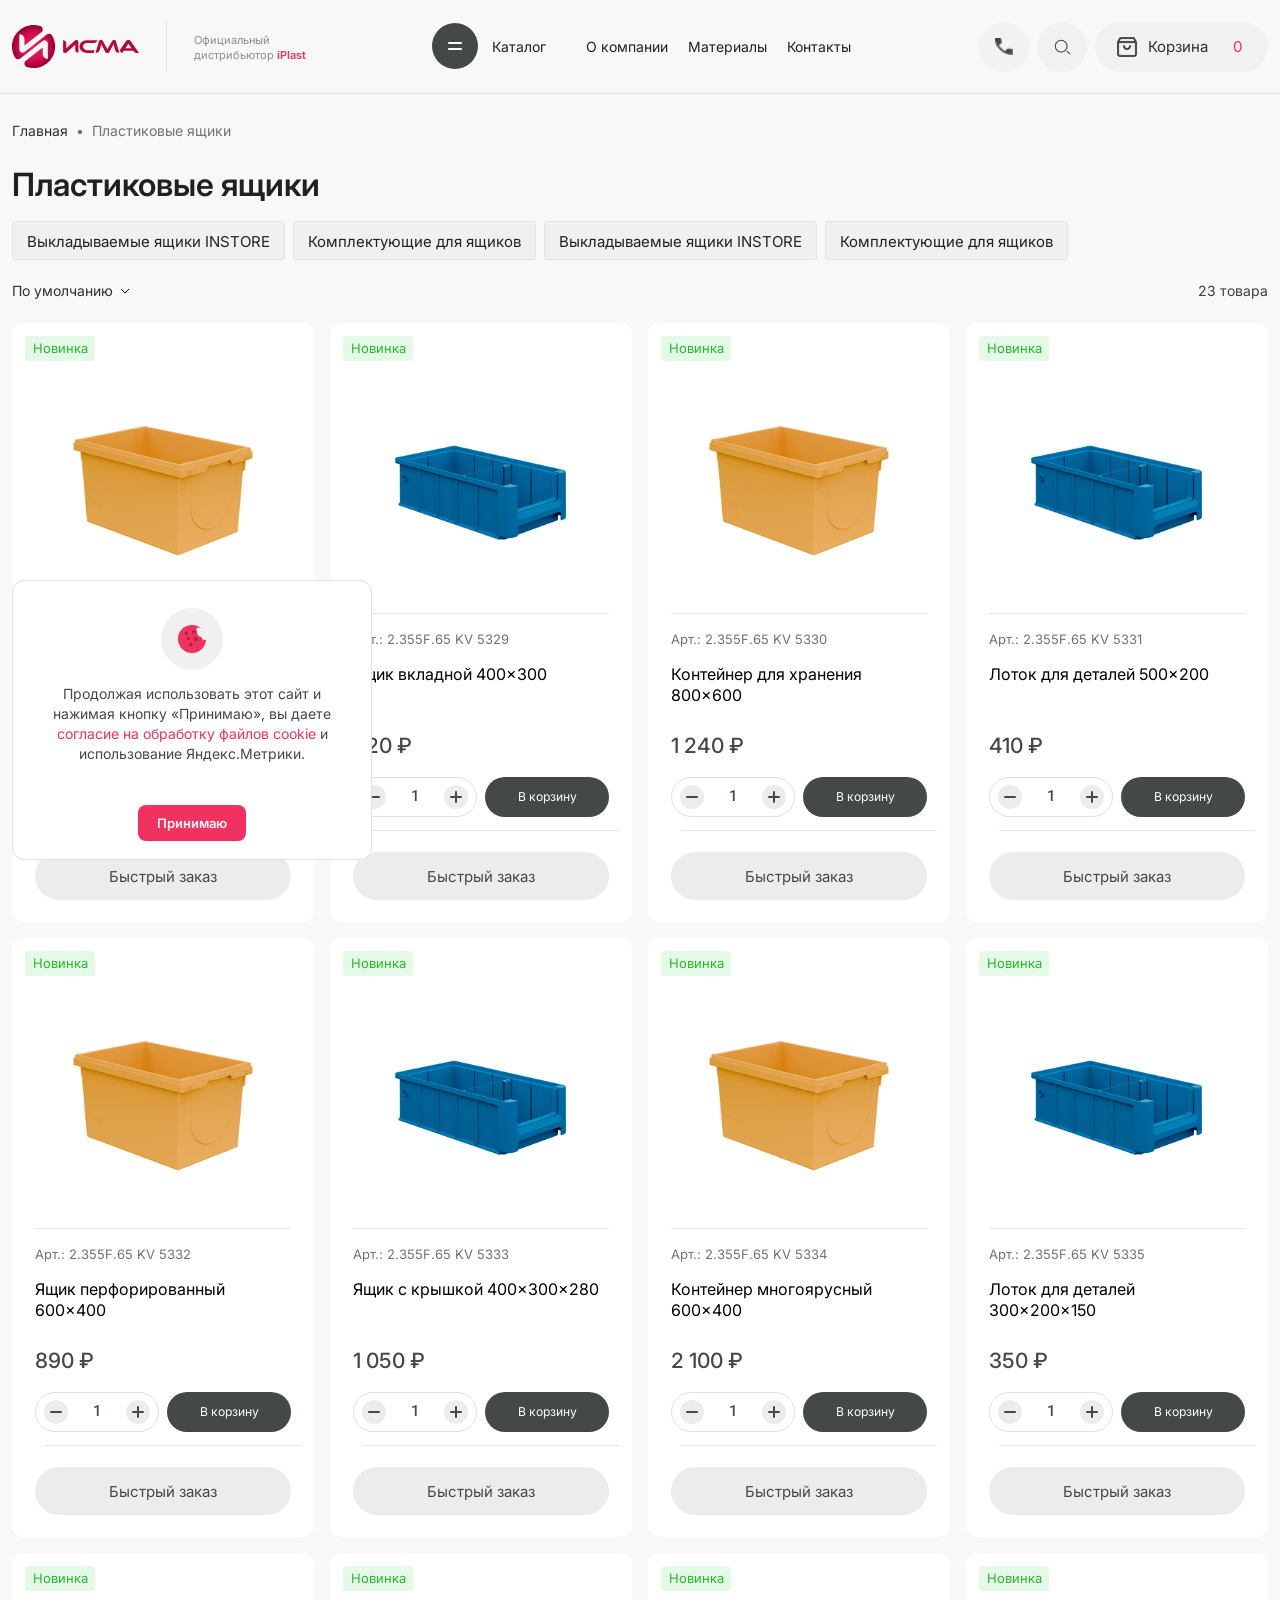
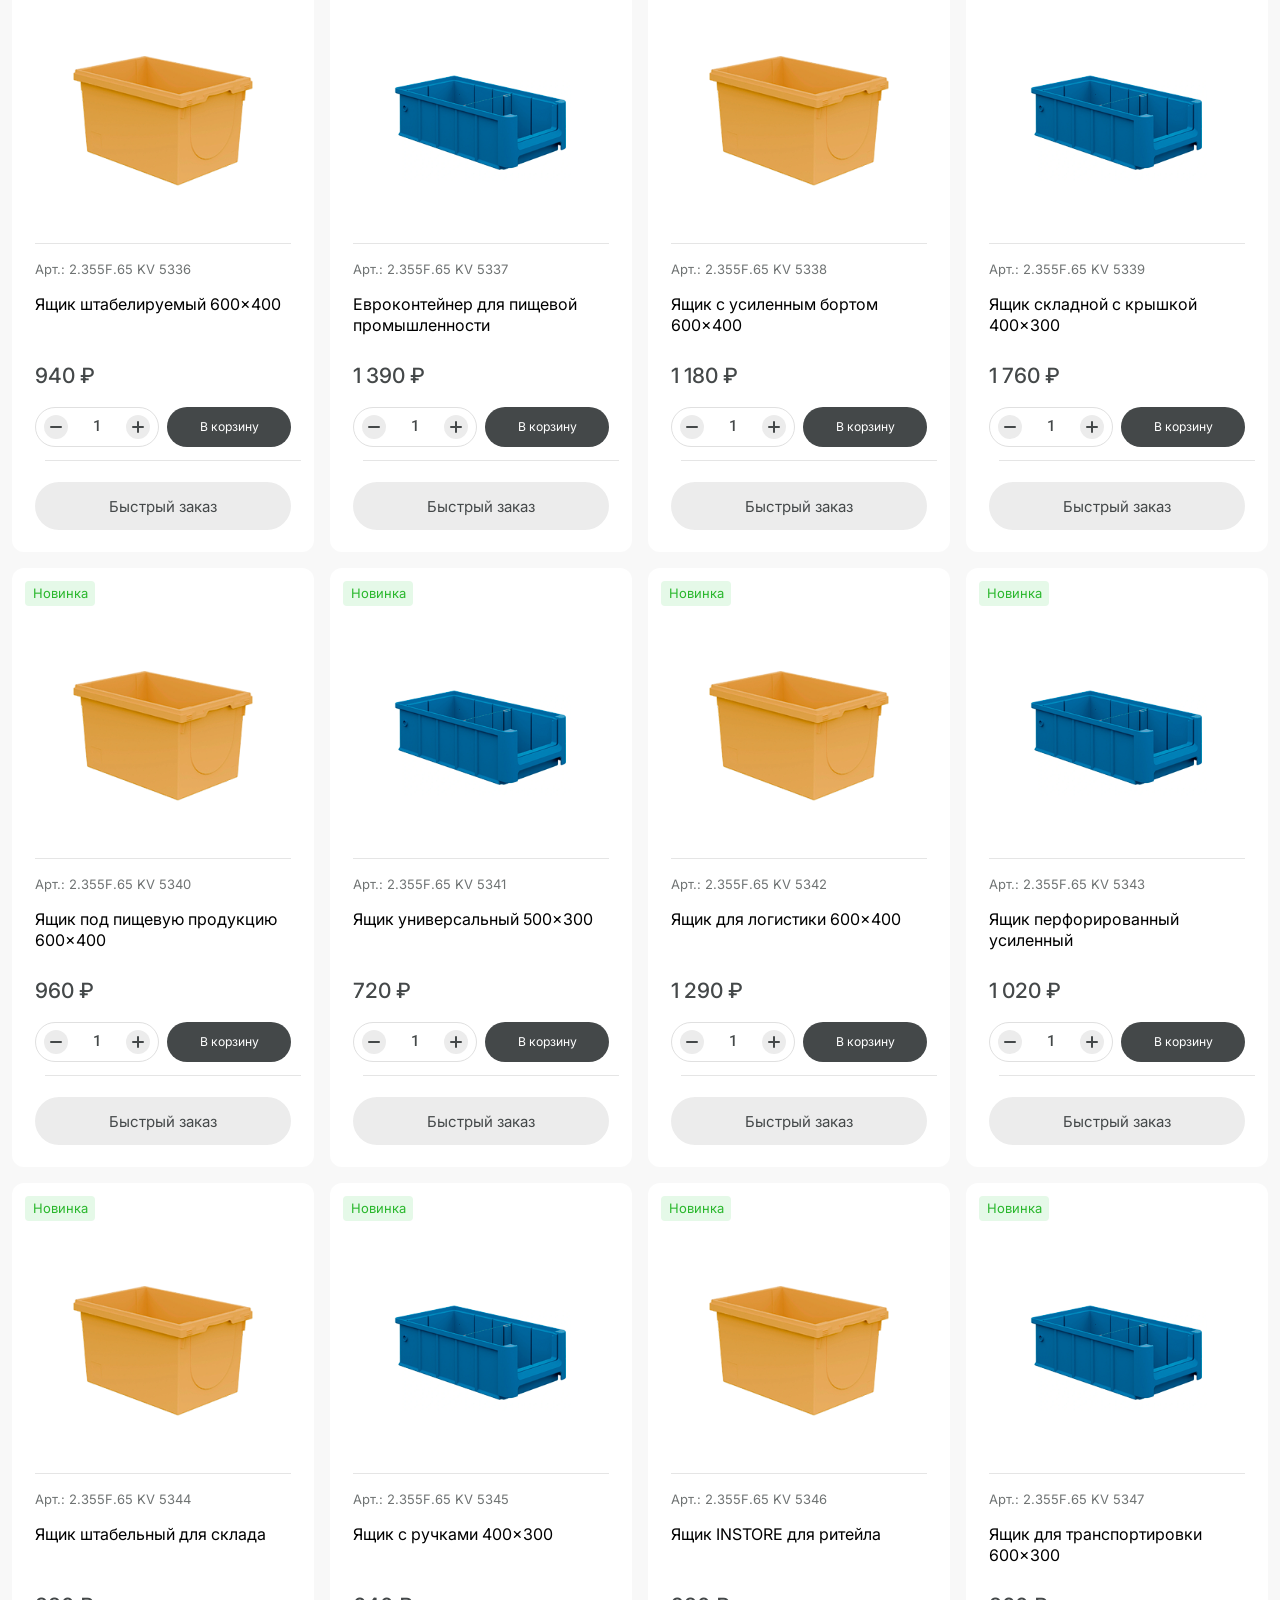
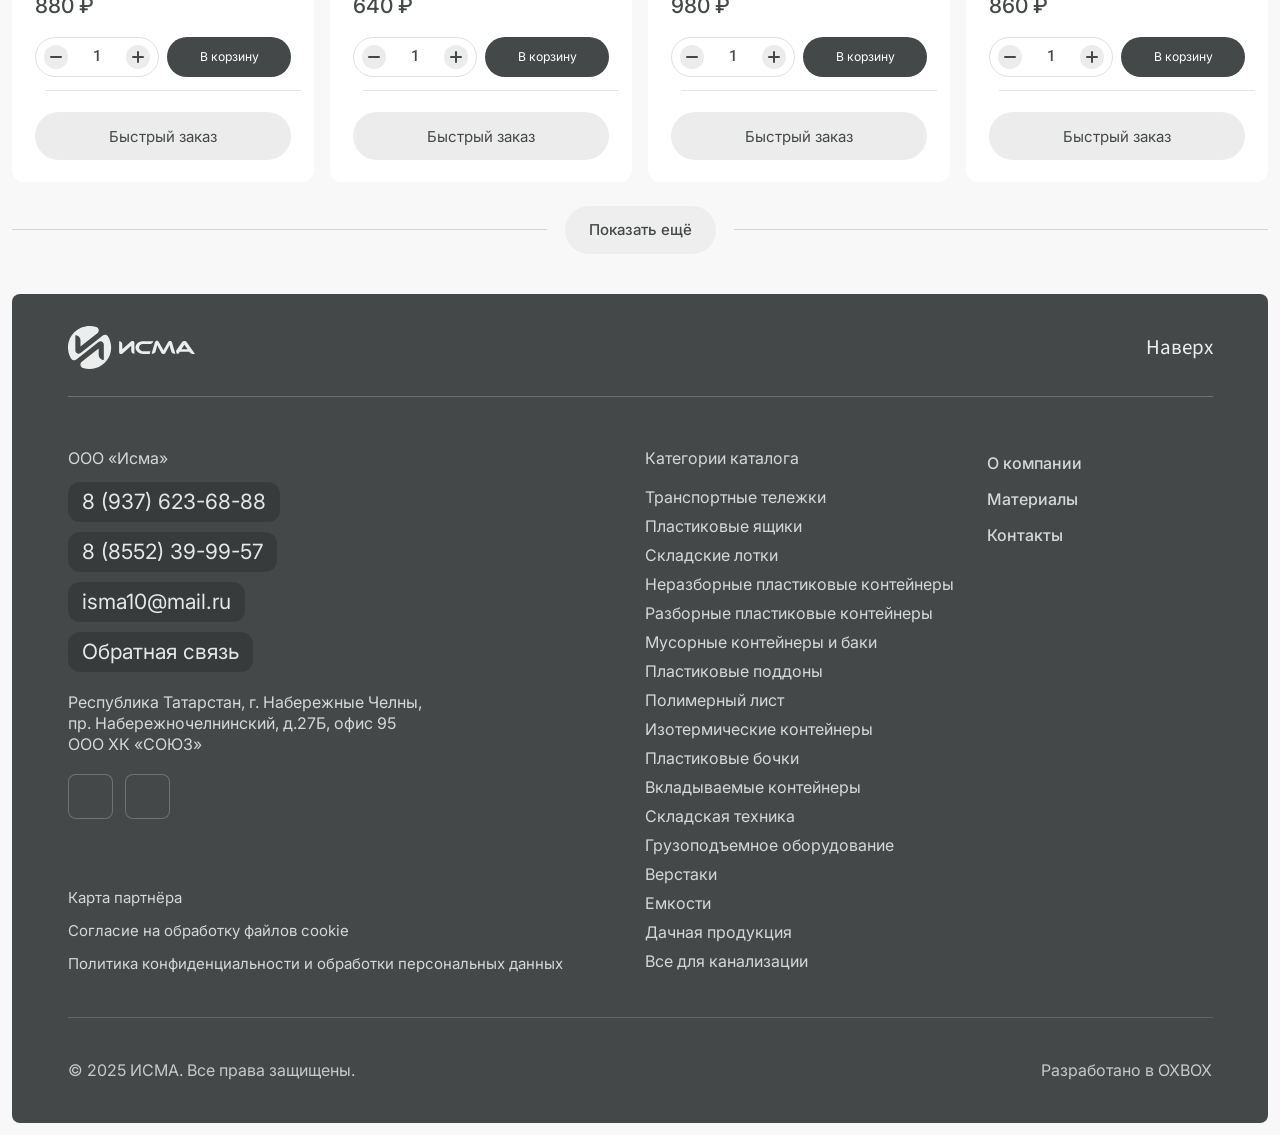
<file: katalog.html>
<!DOCTYPE html>
<html lang="ru">
  <head>
    <meta charset="utf-8" />
    <meta name="viewport" content="width=device-width, initial-scale=1" />
    <title>Пластиковые ящики — ИСМА</title>
    <link rel="preconnect" href="https://fonts.googleapis.com" />
    <link rel="preconnect" href="https://fonts.gstatic.com" crossorigin />
    <link
      href="https://fonts.googleapis.com/css2?family=Inter:wght@400;500;600;700&family=Roboto:wght@400;500;600;700&family=Source+Sans+3:wght@400;500;600;700&display=swap"
      rel="stylesheet"
    />
    <link rel="stylesheet" href="style.css?v=84" />
  </head>
  <body class="page-katalog">
    <header class="site-header">
      <div class="container site-header__inner">
        <div class="brand">
          <a href="index.html" class="logo" aria-label="ИСМА на главную">
            <img class="logo__img" src="assets/исма.svg" width="144" height="49" alt="ИСМА" />
          </a>
          <span class="brand__divider" aria-hidden="true"></span>
          <div class="brand__sub" aria-label="Официальный дистрибьютор iPlast">
            <span>Официальный</span>
            <span>дистрибьютор <b><span class="brand__sub-accent">iPlast</span></b></span>
          </div>
        </div>
        <nav class="nav" aria-label="Основное меню">
          <div class="nav__link nav__link--catalog">
            <button
              type="button"
              id="catalogMegaOpen"
              class="nav__catalog-btn"
              aria-label="Открыть каталог"
              aria-haspopup="true"
              aria-expanded="false"
              aria-controls="catalogMega"
            >
              <span class="nav__catalog-eq" aria-hidden="true"></span>
            </button>
            <a class="nav__catalog-text" href="katalog.html">Каталог</a>
          </div>
          <a class="nav__link" href="index.html#about">О компании</a>
          <a class="nav__link" href="index.html#materials">Материалы</a>
          <a class="nav__link" href="index.html#contacts">Контакты</a>
        </nav>
        <div class="header-tools">
          <a class="header-tools__phone" href="tel:+79376236888">
            <span class="header-tools__phone-icon" aria-hidden="true">
              <svg
                class="header-tools__phone-svg header-tools__phone-svg--desktop"
                width="20"
                height="20"
                viewBox="0 0 24 24"
                fill="none"
                stroke="currentColor"
                stroke-width="2"
              >
                <path
                  stroke-linecap="round"
                  stroke-linejoin="round"
                  d="M3 5a2 2 0 012-2h3.28a1 1 0 01.948.684l1.498 4.493a1 1 0 01-.502 1.21l-2.257 1.13a11.042 11.042 0 005.516 5.516l1.13-2.257a1 1 0 011.21-.502l4.493 1.498a1 1 0 01.684.949V19a2 2 0 01-2 2h-1C9.716 21 3 14.284 3 6V5z"
                />
              </svg>
              <img
                class="header-tools__phone-img header-tools__phone-img--mobile"
                src="assets/phone-icon-mobile.png"
                width="14"
                height="14"
                alt=""
              />
            </span>
            <span class="header-tools__phone-text">+7 937 623 68 88</span>
          </a>
          <button type="button" class="header-tools__icon" aria-label="Поиск">
            <svg
              class="header-tools__icon-svg header-tools__icon-svg--desktop"
              viewBox="0 0 24 24"
              fill="none"
              stroke="currentColor"
              stroke-width="2"
              aria-hidden="true"
            >
              <circle cx="11" cy="11" r="7" />
              <path d="M20 20l-3-3" stroke-linecap="round" />
            </svg>
            <img
              class="header-tools__icon-img header-tools__icon-img--mobile"
              src="assets/search-icon-mobile.png"
              width="20"
              height="20"
              alt=""
            />
          </button>
          <a class="header-tools__pill" href="#cart" aria-label="Корзина">
            <span class="header-tools__pill-icon" aria-hidden="true">
              <img class="header-tools__pill-img header-tools__pill-img--desktop" src="assets/Korzina.webp" width="20" height="20" alt="" />
              <img class="header-tools__pill-img header-tools__pill-img--mobile" src="assets/cart-icon-mobile.png" width="20" height="20" alt="" />
            </span>
            <span class="header-tools__pill-text">Корзина</span>
            <span class="header-tools__pill-badge" aria-label="0 товаров">0</span>
          </a>
          <button type="button" class="header-tools__menu" aria-label="Открыть меню">
            <img class="header-tools__menu-img" src="assets/Burger.png" width="15" height="8" alt="" aria-hidden="true" />
          </button>
        </div>
      </div>
    </header>

    <div class="catalog-mega" id="catalogMega" hidden aria-hidden="true">
      <div class="catalog-mega__backdrop"></div>
      <div class="container catalog-mega__sheet-wrap">
        <div class="catalog-mega__sheet" role="dialog" aria-modal="true" aria-labelledby="catalogMegaTitle">
          <div class="catalog-mega__inner">
            <h2 id="catalogMegaTitle" class="visually-hidden">Каталог</h2>
            <div class="catalog-mega__layout">
              <aside class="catalog-mega__sidebar" aria-label="Разделы каталога">
                <ul class="catalog-mega__primary">
                  <li><a href="#" data-mega-panel="full">Пластиковые ящики</a></li>
                  <li><a href="#" data-mega-panel="compact">Пластиковые ящики</a></li>
                  <li><a href="#" data-mega-panel="empty">Складские лотки</a></li>
                  <li><a href="#" data-mega-panel="empty">Неразборные пластиковые контейнеры</a></li>
                  <li><a href="#" data-mega-panel="empty">Разборные пластиковые контейнеры</a></li>
                  <li><a href="#" data-mega-panel="empty">Мусорные контейнеры и баки</a></li>
                  <li><a href="#" data-mega-panel="empty">Пластиковые поддоны</a></li>
                  <li><a href="#" data-mega-panel="empty">Полимерный лист</a></li>
                  <li><a href="#" data-mega-panel="empty">Изотермические контейнеры</a></li>
                </ul>
              </aside>
              <div class="catalog-mega__main">
                <div class="catalog-mega__cols">
                  <div class="catalog-mega__col">
                    <ul class="catalog-mega__sub">
                      <li><a href="katalog.html">Пищевые пластиковые ящики</a></li>
                      <li><a href="#">Евроконтейнеры ЕС</a></li>
                      <li><a href="#">Вкладываемые ящики INSTORE</a></li>
                      <li><a href="#">Складные ящики</a></li>
                      <li><a href="#">Контейнеры KLT</a></li>
                      <li><a href="#">Универсальные ящики</a></li>
                      <li><a href="#">Комплектующие для ящиков</a></li>
                    </ul>
                  </div>
                  <div class="catalog-mega__col">
                    <ul class="catalog-mega__sub">
                      <li><a href="#">Пищевые пластиковые ящики</a></li>
                      <li><a href="#">Евроконтейнеры ЕС</a></li>
                      <li><a href="#">Вкладываемые ящики INSTORE</a></li>
                      <li><a href="#">Складные ящики</a></li>
                      <li><a href="#">Контейнеры KLT</a></li>
                      <li><a href="#">Универсальные ящики</a></li>
                      <li><a href="#">Комплектующие для ящиков</a></li>
                    </ul>
                  </div>
                  <div class="catalog-mega__col">
                    <ul class="catalog-mega__sub">
                      <li><a href="#">Пищевые пластиковые ящики</a></li>
                      <li><a href="#">Евроконтейнеры ЕС</a></li>
                      <li><a href="#">Вкладываемые ящики INSTORE</a></li>
                      <li><a href="#">Складные ящики</a></li>
                      <li><a href="#">Контейнеры KLT</a></li>
                      <li><a href="#">Универсальные ящики</a></li>
                      <li><a href="#">Комплектующие для ящиков</a></li>
                    </ul>
                  </div>
                </div>
              </div>
            </div>
          </div>
        </div>
      </div>
    </div>

    <div class="mobile-menu" id="mobileMenu" aria-hidden="true" hidden>
      <div class="mobile-menu__backdrop"></div>
      <div class="mobile-menu__panel">
        <a href="index.html" class="mobile-menu__brand" aria-label="ИСМА на главную">
          <img class="logo__img mobile-menu__logo" src="assets/logofooter.png" alt="ИСМА" />
        </a>
        <button type="button" class="mobile-menu__close" aria-label="Закрыть меню">
          <svg viewBox="0 0 11 11" aria-hidden="true">
            <path d="M1 1L10 10" />
            <path d="M10 1L1 10" />
          </svg>
        </button>
        <nav class="mobile-menu__links" aria-label="Мобильное меню">
          <div class="mobile-menu__title">Категории каталога</div>
          <div class="mobile-menu__catalog">
            <a href="katalog.html">Пластиковые ящики</a>
            <a href="#">Складские лотки</a>
            <a href="#">Неразборные пластиковые контейнеры</a>
            <a href="#">Разборные пластиковые контейнеры</a>
          </div>
          <div class="mobile-menu__primary">
            <a href="index.html#about">О компании</a>
            <a href="index.html#materials">Материалы</a>
            <a href="index.html#contacts">Контакты</a>
          </div>
          <a class="mobile-menu__feedback" href="index.html#contacts">Обратная связь</a>
        </nav>
      </div>
    </div>

    <main class="catalog-page">
      <section class="catalog-page__head">
        <div class="container">
          <nav class="catalog-page__breadcrumbs" aria-label="Хлебные крошки">
            <a href="index.html">Главная</a>
            <span class="catalog-page__breadcrumbs-muted" aria-hidden="true">•</span>
            <span class="catalog-page__breadcrumbs-muted">Пластиковые ящики</span>
          </nav>

          <h1 class="catalog-page__title">Пластиковые ящики</h1>

          <div class="catalog-page__chips" aria-label="Подкатегории">
            <a href="#" class="catalog-page__chip">Выкладываемые ящики INSTORE</a>
            <a href="#" class="catalog-page__chip">Комплектующие для ящиков</a>
            <a href="#" class="catalog-page__chip">Выкладываемые ящики INSTORE</a>
            <a href="#" class="catalog-page__chip">Комплектующие для ящиков</a>
          </div>

          <div class="catalog-page__toolbar">
            <div class="catalog-sort" id="catalogSort">
              <button type="button" class="catalog-sort__trigger" aria-expanded="false" aria-haspopup="listbox">
                <span class="catalog-sort__value">По умолчанию</span>
                <span class="catalog-sort__arrow" aria-hidden="true">
                  <img class="catalog-sort__arrow-img" src="assets/Strelka.png" alt="" />
                </span>
              </button>
              <ul class="catalog-sort__menu" role="listbox" aria-label="Сортировка товаров" hidden>
                <li><button type="button" class="catalog-sort__option" data-value="По популярности">По популярности</button></li>
                <li><button type="button" class="catalog-sort__option" data-value="По убыванию цены">По убыванию цены</button></li>
                <li><button type="button" class="catalog-sort__option" data-value="По возрастанию цены">По возрастанию цены</button></li>
              </ul>
            </div>
            <div class="catalog-page__count" id="catalogProductsCount" aria-live="polite">0 товаров</div>
          </div>
        </div>
      </section>

      <section class="catalog-page__grid-wrap">
        <div class="container">
          <div class="catalog-page__grid" id="catalogProductsGrid">
            <article class="product-card"><div class="product-card__badges"><span class="badge badge--new">Новинка</span></div><div class="product-card__img"><a class="product-card__img-link" href="tovar.html" aria-label="Подробнее о товаре"><img src="assets/Tazik.webp" width="200" height="160" alt="" loading="lazy" /></a></div><hr class="product-card__divider" aria-hidden="true" /><div class="product-card__sku">Арт.: 2.355F.65 KV 5328</div><div class="product-card__name">Ящик пластиковый 600×400, сплошное дно</div><div class="product-card__price">785 ₽</div><div class="product-card__row"><div class="qty"><button type="button" aria-label="Уменьшить"><span class="qty__btn-text qty__btn-text--minus" aria-hidden="true"></span></button><span>1</span><button type="button" aria-label="Увеличить"><span class="qty__btn-text qty__btn-text--plus" aria-hidden="true"></span></button></div><button type="button" class="btn-cart">В корзину</button></div><button type="button" class="btn-quick">Быстрый заказ</button></article>
            <article class="product-card"><div class="product-card__badges"><span class="badge badge--new">Новинка</span></div><div class="product-card__img"><a class="product-card__img-link" href="tovar.html" aria-label="Подробнее о товаре"><img src="assets/Tazik.webp" width="200" height="160" alt="" loading="lazy" /></a></div><hr class="product-card__divider" aria-hidden="true" /><div class="product-card__sku">Арт.: 2.355F.65 KV 5329</div><div class="product-card__name">Ящик вкладной 400×300</div><div class="product-card__price">620 ₽</div><div class="product-card__row"><div class="qty"><button type="button" aria-label="Уменьшить"><span class="qty__btn-text qty__btn-text--minus" aria-hidden="true"></span></button><span>1</span><button type="button" aria-label="Увеличить"><span class="qty__btn-text qty__btn-text--plus" aria-hidden="true"></span></button></div><button type="button" class="btn-cart">В корзину</button></div><button type="button" class="btn-quick">Быстрый заказ</button></article>
            <article class="product-card"><div class="product-card__badges"><span class="badge badge--new">Новинка</span></div><div class="product-card__img"><a class="product-card__img-link" href="tovar.html" aria-label="Подробнее о товаре"><img src="assets/Tazik.webp" width="200" height="160" alt="" loading="lazy" /></a></div><hr class="product-card__divider" aria-hidden="true" /><div class="product-card__sku">Арт.: 2.355F.65 KV 5330</div><div class="product-card__name">Контейнер для хранения 800×600</div><div class="product-card__price">1 240 ₽</div><div class="product-card__row"><div class="qty"><button type="button" aria-label="Уменьшить"><span class="qty__btn-text qty__btn-text--minus" aria-hidden="true"></span></button><span>1</span><button type="button" aria-label="Увеличить"><span class="qty__btn-text qty__btn-text--plus" aria-hidden="true"></span></button></div><button type="button" class="btn-cart">В корзину</button></div><button type="button" class="btn-quick">Быстрый заказ</button></article>
            <article class="product-card"><div class="product-card__badges"><span class="badge badge--new">Новинка</span></div><div class="product-card__img"><a class="product-card__img-link" href="tovar.html" aria-label="Подробнее о товаре"><img src="assets/Tazik.webp" width="200" height="160" alt="" loading="lazy" /></a></div><hr class="product-card__divider" aria-hidden="true" /><div class="product-card__sku">Арт.: 2.355F.65 KV 5331</div><div class="product-card__name">Лоток для деталей 500×200</div><div class="product-card__price">410 ₽</div><div class="product-card__row"><div class="qty"><button type="button" aria-label="Уменьшить"><span class="qty__btn-text qty__btn-text--minus" aria-hidden="true"></span></button><span>1</span><button type="button" aria-label="Увеличить"><span class="qty__btn-text qty__btn-text--plus" aria-hidden="true"></span></button></div><button type="button" class="btn-cart">В корзину</button></div><button type="button" class="btn-quick">Быстрый заказ</button></article>
            <article class="product-card"><div class="product-card__badges"><span class="badge badge--new">Новинка</span></div><div class="product-card__img"><a class="product-card__img-link" href="tovar.html" aria-label="Подробнее о товаре"><img src="assets/Tazik.webp" width="200" height="160" alt="" loading="lazy" /></a></div><hr class="product-card__divider" aria-hidden="true" /><div class="product-card__sku">Арт.: 2.355F.65 KV 5332</div><div class="product-card__name">Ящик перфорированный 600×400</div><div class="product-card__price">890 ₽</div><div class="product-card__row"><div class="qty"><button type="button" aria-label="Уменьшить"><span class="qty__btn-text qty__btn-text--minus" aria-hidden="true"></span></button><span>1</span><button type="button" aria-label="Увеличить"><span class="qty__btn-text qty__btn-text--plus" aria-hidden="true"></span></button></div><button type="button" class="btn-cart">В корзину</button></div><button type="button" class="btn-quick">Быстрый заказ</button></article>
            <article class="product-card"><div class="product-card__badges"></div><div class="product-card__img"><a class="product-card__img-link" href="tovar.html" aria-label="Подробнее о товаре"><img src="assets/Tazik.webp" width="200" height="160" alt="" loading="lazy" /></a></div><hr class="product-card__divider" aria-hidden="true" /><div class="product-card__sku">Арт.: 2.355F.65 KV 5333</div><div class="product-card__name">Ящик с крышкой 400×300×280</div><div class="product-card__price">1 050 ₽</div><div class="product-card__row"><div class="qty"><button type="button" aria-label="Уменьшить"><span class="qty__btn-text qty__btn-text--minus" aria-hidden="true"></span></button><span>1</span><button type="button" aria-label="Увеличить"><span class="qty__btn-text qty__btn-text--plus" aria-hidden="true"></span></button></div><button type="button" class="btn-cart">В корзину</button></div><button type="button" class="btn-quick">Быстрый заказ</button></article>
            <article class="product-card"><div class="product-card__badges"></div><div class="product-card__img"><a class="product-card__img-link" href="tovar.html" aria-label="Подробнее о товаре"><img src="assets/Tazik.webp" width="200" height="160" alt="" loading="lazy" /></a></div><hr class="product-card__divider" aria-hidden="true" /><div class="product-card__sku">Арт.: 2.355F.65 KV 5334</div><div class="product-card__name">Контейнер многоярусный 600×400</div><div class="product-card__price">2 100 ₽</div><div class="product-card__row"><div class="qty"><button type="button" aria-label="Уменьшить"><span class="qty__btn-text qty__btn-text--minus" aria-hidden="true"></span></button><span>1</span><button type="button" aria-label="Увеличить"><span class="qty__btn-text qty__btn-text--plus" aria-hidden="true"></span></button></div><button type="button" class="btn-cart">В корзину</button></div><button type="button" class="btn-quick">Быстрый заказ</button></article>
            <article class="product-card"><div class="product-card__badges"><span class="badge badge--sale">Хит</span></div><div class="product-card__img"><a class="product-card__img-link" href="tovar.html" aria-label="Подробнее о товаре"><img src="assets/Tazik.webp" width="200" height="160" alt="" loading="lazy" /></a></div><hr class="product-card__divider" aria-hidden="true" /><div class="product-card__sku">Арт.: 2.355F.65 KV 5335</div><div class="product-card__name">Лоток для деталей 300×200×150</div><div class="product-card__price">350 ₽</div><div class="product-card__row"><div class="qty"><button type="button" aria-label="Уменьшить"><span class="qty__btn-text qty__btn-text--minus" aria-hidden="true"></span></button><span>1</span><button type="button" aria-label="Увеличить"><span class="qty__btn-text qty__btn-text--plus" aria-hidden="true"></span></button></div><button type="button" class="btn-cart">В корзину</button></div><button type="button" class="btn-quick">Быстрый заказ</button></article>
            <article class="product-card"><div class="product-card__badges"></div><div class="product-card__img"><a class="product-card__img-link" href="tovar.html" aria-label="Подробнее о товаре"><img src="assets/Tazik.webp" width="200" height="160" alt="" loading="lazy" /></a></div><hr class="product-card__divider" aria-hidden="true" /><div class="product-card__sku">Арт.: 2.355F.65 KV 5336</div><div class="product-card__name">Ящик штабелируемый 600×400</div><div class="product-card__price">940 ₽</div><div class="product-card__row"><div class="qty"><button type="button" aria-label="Уменьшить"><span class="qty__btn-text qty__btn-text--minus" aria-hidden="true"></span></button><span>1</span><button type="button" aria-label="Увеличить"><span class="qty__btn-text qty__btn-text--plus" aria-hidden="true"></span></button></div><button type="button" class="btn-cart">В корзину</button></div><button type="button" class="btn-quick">Быстрый заказ</button></article>
            <article class="product-card"><div class="product-card__badges"></div><div class="product-card__img"><a class="product-card__img-link" href="tovar.html" aria-label="Подробнее о товаре"><img src="assets/Tazik.webp" width="200" height="160" alt="" loading="lazy" /></a></div><hr class="product-card__divider" aria-hidden="true" /><div class="product-card__sku">Арт.: 2.355F.65 KV 5337</div><div class="product-card__name">Евроконтейнер для пищевой промышленности</div><div class="product-card__price">1 390 ₽</div><div class="product-card__row"><div class="qty"><button type="button" aria-label="Уменьшить"><span class="qty__btn-text qty__btn-text--minus" aria-hidden="true"></span></button><span>1</span><button type="button" aria-label="Увеличить"><span class="qty__btn-text qty__btn-text--plus" aria-hidden="true"></span></button></div><button type="button" class="btn-cart">В корзину</button></div><button type="button" class="btn-quick">Быстрый заказ</button></article>
            <article class="product-card"><div class="product-card__badges"><span class="badge badge--new">Новинка</span></div><div class="product-card__img"><a class="product-card__img-link" href="tovar.html" aria-label="Подробнее о товаре"><img src="assets/Tazik.webp" width="200" height="160" alt="" loading="lazy" /></a></div><hr class="product-card__divider" aria-hidden="true" /><div class="product-card__sku">Арт.: 2.355F.65 KV 5338</div><div class="product-card__name">Ящик с усиленным бортом 600×400</div><div class="product-card__price">1 180 ₽</div><div class="product-card__row"><div class="qty"><button type="button" aria-label="Уменьшить"><span class="qty__btn-text qty__btn-text--minus" aria-hidden="true"></span></button><span>1</span><button type="button" aria-label="Увеличить"><span class="qty__btn-text qty__btn-text--plus" aria-hidden="true"></span></button></div><button type="button" class="btn-cart">В корзину</button></div><button type="button" class="btn-quick">Быстрый заказ</button></article>
            <article class="product-card"><div class="product-card__badges"><span class="badge badge--sale">Хит</span></div><div class="product-card__img"><a class="product-card__img-link" href="tovar.html" aria-label="Подробнее о товаре"><img src="assets/Tazik.webp" width="200" height="160" alt="" loading="lazy" /></a></div><hr class="product-card__divider" aria-hidden="true" /><div class="product-card__sku">Арт.: 2.355F.65 KV 5339</div><div class="product-card__name">Ящик складной с крышкой 400×300</div><div class="product-card__price">1 760 ₽</div><div class="product-card__row"><div class="qty"><button type="button" aria-label="Уменьшить"><span class="qty__btn-text qty__btn-text--minus" aria-hidden="true"></span></button><span>1</span><button type="button" aria-label="Увеличить"><span class="qty__btn-text qty__btn-text--plus" aria-hidden="true"></span></button></div><button type="button" class="btn-cart">В корзину</button></div><button type="button" class="btn-quick">Быстрый заказ</button></article>
            <article class="product-card"><div class="product-card__badges"></div><div class="product-card__img"><a class="product-card__img-link" href="tovar.html" aria-label="Подробнее о товаре"><img src="assets/Tazik.webp" width="200" height="160" alt="" loading="lazy" /></a></div><hr class="product-card__divider" aria-hidden="true" /><div class="product-card__sku">Арт.: 2.355F.65 KV 5340</div><div class="product-card__name">Ящик под пищевую продукцию 600×400</div><div class="product-card__price">960 ₽</div><div class="product-card__row"><div class="qty"><button type="button" aria-label="Уменьшить"><span class="qty__btn-text qty__btn-text--minus" aria-hidden="true"></span></button><span>1</span><button type="button" aria-label="Увеличить"><span class="qty__btn-text qty__btn-text--plus" aria-hidden="true"></span></button></div><button type="button" class="btn-cart">В корзину</button></div><button type="button" class="btn-quick">Быстрый заказ</button></article>
            <article class="product-card"><div class="product-card__badges"></div><div class="product-card__img"><a class="product-card__img-link" href="tovar.html" aria-label="Подробнее о товаре"><img src="assets/Tazik.webp" width="200" height="160" alt="" loading="lazy" /></a></div><hr class="product-card__divider" aria-hidden="true" /><div class="product-card__sku">Арт.: 2.355F.65 KV 5341</div><div class="product-card__name">Ящик универсальный 500×300</div><div class="product-card__price">720 ₽</div><div class="product-card__row"><div class="qty"><button type="button" aria-label="Уменьшить"><span class="qty__btn-text qty__btn-text--minus" aria-hidden="true"></span></button><span>1</span><button type="button" aria-label="Увеличить"><span class="qty__btn-text qty__btn-text--plus" aria-hidden="true"></span></button></div><button type="button" class="btn-cart">В корзину</button></div><button type="button" class="btn-quick">Быстрый заказ</button></article>
            <article class="product-card"><div class="product-card__badges"><span class="badge badge--new">Новинка</span></div><div class="product-card__img"><a class="product-card__img-link" href="tovar.html" aria-label="Подробнее о товаре"><img src="assets/Tazik.webp" width="200" height="160" alt="" loading="lazy" /></a></div><hr class="product-card__divider" aria-hidden="true" /><div class="product-card__sku">Арт.: 2.355F.65 KV 5342</div><div class="product-card__name">Ящик для логистики 600×400</div><div class="product-card__price">1 290 ₽</div><div class="product-card__row"><div class="qty"><button type="button" aria-label="Уменьшить"><span class="qty__btn-text qty__btn-text--minus" aria-hidden="true"></span></button><span>1</span><button type="button" aria-label="Увеличить"><span class="qty__btn-text qty__btn-text--plus" aria-hidden="true"></span></button></div><button type="button" class="btn-cart">В корзину</button></div><button type="button" class="btn-quick">Быстрый заказ</button></article>
            <article class="product-card"><div class="product-card__badges"></div><div class="product-card__img"><a class="product-card__img-link" href="tovar.html" aria-label="Подробнее о товаре"><img src="assets/Tazik.webp" width="200" height="160" alt="" loading="lazy" /></a></div><hr class="product-card__divider" aria-hidden="true" /><div class="product-card__sku">Арт.: 2.355F.65 KV 5343</div><div class="product-card__name">Ящик перфорированный усиленный</div><div class="product-card__price">1 020 ₽</div><div class="product-card__row"><div class="qty"><button type="button" aria-label="Уменьшить"><span class="qty__btn-text qty__btn-text--minus" aria-hidden="true"></span></button><span>1</span><button type="button" aria-label="Увеличить"><span class="qty__btn-text qty__btn-text--plus" aria-hidden="true"></span></button></div><button type="button" class="btn-cart">В корзину</button></div><button type="button" class="btn-quick">Быстрый заказ</button></article>
            <article class="product-card"><div class="product-card__badges"></div><div class="product-card__img"><a class="product-card__img-link" href="tovar.html" aria-label="Подробнее о товаре"><img src="assets/Tazik.webp" width="200" height="160" alt="" loading="lazy" /></a></div><hr class="product-card__divider" aria-hidden="true" /><div class="product-card__sku">Арт.: 2.355F.65 KV 5344</div><div class="product-card__name">Ящик штабельный для склада</div><div class="product-card__price">880 ₽</div><div class="product-card__row"><div class="qty"><button type="button" aria-label="Уменьшить"><span class="qty__btn-text qty__btn-text--minus" aria-hidden="true"></span></button><span>1</span><button type="button" aria-label="Увеличить"><span class="qty__btn-text qty__btn-text--plus" aria-hidden="true"></span></button></div><button type="button" class="btn-cart">В корзину</button></div><button type="button" class="btn-quick">Быстрый заказ</button></article>
            <article class="product-card"><div class="product-card__badges"><span class="badge badge--sale">Хит</span></div><div class="product-card__img"><a class="product-card__img-link" href="tovar.html" aria-label="Подробнее о товаре"><img src="assets/Tazik.webp" width="200" height="160" alt="" loading="lazy" /></a></div><hr class="product-card__divider" aria-hidden="true" /><div class="product-card__sku">Арт.: 2.355F.65 KV 5345</div><div class="product-card__name">Ящик с ручками 400×300</div><div class="product-card__price">640 ₽</div><div class="product-card__row"><div class="qty"><button type="button" aria-label="Уменьшить"><span class="qty__btn-text qty__btn-text--minus" aria-hidden="true"></span></button><span>1</span><button type="button" aria-label="Увеличить"><span class="qty__btn-text qty__btn-text--plus" aria-hidden="true"></span></button></div><button type="button" class="btn-cart">В корзину</button></div><button type="button" class="btn-quick">Быстрый заказ</button></article>
            <article class="product-card"><div class="product-card__badges"></div><div class="product-card__img"><a class="product-card__img-link" href="tovar.html" aria-label="Подробнее о товаре"><img src="assets/Tazik.webp" width="200" height="160" alt="" loading="lazy" /></a></div><hr class="product-card__divider" aria-hidden="true" /><div class="product-card__sku">Арт.: 2.355F.65 KV 5346</div><div class="product-card__name">Ящик INSTORE для ритейла</div><div class="product-card__price">980 ₽</div><div class="product-card__row"><div class="qty"><button type="button" aria-label="Уменьшить"><span class="qty__btn-text qty__btn-text--minus" aria-hidden="true"></span></button><span>1</span><button type="button" aria-label="Увеличить"><span class="qty__btn-text qty__btn-text--plus" aria-hidden="true"></span></button></div><button type="button" class="btn-cart">В корзину</button></div><button type="button" class="btn-quick">Быстрый заказ</button></article>
            <article class="product-card"><div class="product-card__badges"></div><div class="product-card__img"><a class="product-card__img-link" href="tovar.html" aria-label="Подробнее о товаре"><img src="assets/Tazik.webp" width="200" height="160" alt="" loading="lazy" /></a></div><hr class="product-card__divider" aria-hidden="true" /><div class="product-card__sku">Арт.: 2.355F.65 KV 5347</div><div class="product-card__name">Ящик для транспортировки 600×300</div><div class="product-card__price">860 ₽</div><div class="product-card__row"><div class="qty"><button type="button" aria-label="Уменьшить"><span class="qty__btn-text qty__btn-text--minus" aria-hidden="true"></span></button><span>1</span><button type="button" aria-label="Увеличить"><span class="qty__btn-text qty__btn-text--plus" aria-hidden="true"></span></button></div><button type="button" class="btn-cart">В корзину</button></div><button type="button" class="btn-quick">Быстрый заказ</button></article>
            <article class="product-card"><div class="product-card__badges"><span class="badge badge--new">Новинка</span></div><div class="product-card__img"><a class="product-card__img-link" href="tovar.html" aria-label="Подробнее о товаре"><img src="assets/Tazik.webp" width="200" height="160" alt="" loading="lazy" /></a></div><hr class="product-card__divider" aria-hidden="true" /><div class="product-card__sku">Арт.: 2.355F.65 KV 5348</div><div class="product-card__name">Ящик-лоток усиленный 500×300</div><div class="product-card__price">790 ₽</div><div class="product-card__row"><div class="qty"><button type="button" aria-label="Уменьшить"><span class="qty__btn-text qty__btn-text--minus" aria-hidden="true"></span></button><span>1</span><button type="button" aria-label="Увеличить"><span class="qty__btn-text qty__btn-text--plus" aria-hidden="true"></span></button></div><button type="button" class="btn-cart">В корзину</button></div><button type="button" class="btn-quick">Быстрый заказ</button></article>
            <article class="product-card"><div class="product-card__badges"></div><div class="product-card__img"><a class="product-card__img-link" href="tovar.html" aria-label="Подробнее о товаре"><img src="assets/Tazik.webp" width="200" height="160" alt="" loading="lazy" /></a></div><hr class="product-card__divider" aria-hidden="true" /><div class="product-card__sku">Арт.: 2.355F.65 KV 5349</div><div class="product-card__name">Ящик универсальный с крышкой</div><div class="product-card__price">1 120 ₽</div><div class="product-card__row"><div class="qty"><button type="button" aria-label="Уменьшить"><span class="qty__btn-text qty__btn-text--minus" aria-hidden="true"></span></button><span>1</span><button type="button" aria-label="Увеличить"><span class="qty__btn-text qty__btn-text--plus" aria-hidden="true"></span></button></div><button type="button" class="btn-cart">В корзину</button></div><button type="button" class="btn-quick">Быстрый заказ</button></article>
            <article class="product-card"><div class="product-card__badges"><span class="badge badge--sale">Хит</span></div><div class="product-card__img"><a class="product-card__img-link" href="tovar.html" aria-label="Подробнее о товаре"><img src="assets/Tazik.webp" width="200" height="160" alt="" loading="lazy" /></a></div><hr class="product-card__divider" aria-hidden="true" /><div class="product-card__sku">Арт.: 2.355F.65 KV 5350</div><div class="product-card__name">Ящик для овощей и фруктов</div><div class="product-card__price">560 ₽</div><div class="product-card__row"><div class="qty"><button type="button" aria-label="Уменьшить"><span class="qty__btn-text qty__btn-text--minus" aria-hidden="true"></span></button><span>1</span><button type="button" aria-label="Увеличить"><span class="qty__btn-text qty__btn-text--plus" aria-hidden="true"></span></button></div><button type="button" class="btn-cart">В корзину</button></div><button type="button" class="btn-quick">Быстрый заказ</button></article>
          </div>

          <div class="section-cats__more catalog-page__more">
            <span class="section-cats__line" aria-hidden="true"></span>
            <button type="button" class="section-cats__btn" id="catalogPageMoreBtn" aria-expanded="false" aria-controls="catalogProductsGrid">Показать ещё</button>
            <span class="section-cats__line" aria-hidden="true"></span>
          </div>
        </div>
      </section>
    </main>

    <footer class="site-footer" id="contacts">
      <div class="container">
        <div class="site-footer__head">
          <div class="site-footer__head-inner">
            <div class="site-footer__head-top">
              <a href="index.html" class="logo" aria-label="ИСМА на главную">
                <img class="logo__img logo__img--footer" src="assets/исма.svg" alt="ИСМА" />
              </a>
              <a class="footer-to-top" href="#top">Наверх</a>
            </div>
            <div class="site-footer__head-line" aria-hidden="true"></div>
          </div>
        </div>
        <div class="footer-grid">
          <div class="footer-brand">
            <div class="footer-brand__company">ООО «Исма»</div>
            <div class="footer-brand__contacts">
              <a class="footer-pill" href="tel:+79376236888">8 (937) 623-68-88</a>
              <a class="footer-pill" href="tel:+78552399957">8 (8552) 39-99-57</a>
              <a class="footer-pill" href="mailto:isma10@mail.ru">isma10@mail.ru</a>
            </div>
            <a class="footer-pill footer-pill--action" href="index.html#contacts">Обратная связь</a>
            <div class="footer-brand__address">Республика Татарстан, г. Набережные Челны,<br />пр. Набережночелнинский, д.27Б, офис 95<br />ООО ХК «СОЮЗ»</div>
            <div class="footer-social" aria-label="Социальные сети">
              <a href="#" aria-label="ВКонтакте"></a>
              <a href="#" aria-label="Telegram"></a>
            </div>
            <div class="footer-brand__links">
              <a href="#">Карта партнёра</a>
              <a href="SoglasieCookie.html">Согласие на обработку файлов cookie</a>
              <a href="PolitikaConfidencialnosti.html">Политика конфиденциальности и обработки персональных данных</a>
            </div>
          </div>
          <div class="footer-col footer-col--catalog">
            <h3 class="footer-col__title">Категории каталога</h3>
            <ul>
              <li><a href="#">Транспортные тележки</a></li>
              <li><a href="#">Пластиковые ящики</a></li>
              <li><a href="#">Складские лотки</a></li>
              <li><a href="#">Неразборные пластиковые контейнеры</a></li>
              <li><a href="#">Разборные пластиковые контейнеры</a></li>
              <li><a href="#">Мусорные контейнеры и баки</a></li>
              <li><a href="#">Пластиковые поддоны</a></li>
              <li><a href="#">Полимерный лист</a></li>
              <li><a href="#">Изотермические контейнеры</a></li>
              <li><a href="#">Пластиковые бочки</a></li>
              <li><a href="#">Вкладываемые контейнеры</a></li>
              <li><a href="#">Складская техника</a></li>
              <li><a href="#">Грузоподъемное оборудование</a></li>
              <li><a href="#">Верстаки</a></li>
              <li><a href="#">Емкости</a></li>
              <li><a href="#">Дачная продукция</a></li>
              <li><a href="#">Все для канализации</a></li>
            </ul>
          </div>
          <div class="footer-col footer-col--company">
            <ul>
              <li><a href="index.html#about">О компании</a></li>
              <li><a href="index.html#materials">Материалы</a></li>
              <li><a href="index.html#contacts">Контакты</a></li>
            </ul>
          </div>
        </div>
        <div class="footer-bottom">
          <span>© 2025 ИСМА. Все права защищены.</span>
          <span><a href="https://oxbox.ru/" target="_blank" rel="noopener noreferrer">Разработано в OXBOX</a></span>
        </div>
      </div>
    </footer>

    <div class="cookie-banner" id="cookieBanner" role="region" aria-label="Уведомление о cookie" hidden>
      <span class="cookie-banner__icon" aria-hidden="true">
        <svg width="48" height="48" viewBox="0 0 40 40" fill="none" xmlns="http://www.w3.org/2000/svg">
          <defs>
            <mask id="cookieBiteMask">
              <rect width="40" height="40" fill="#ffffff" />
              <circle cx="29.7" cy="13.4" r="4.6" fill="#000000" />
              <circle cx="32.9" cy="17.8" r="3.3" fill="#000000" />
              <circle cx="26.7" cy="10.8" r="2.4" fill="#000000" />
            </mask>
          </defs>
          <circle cx="20" cy="20" r="14" fill="#F13160" mask="url(#cookieBiteMask)" />
          <circle cx="14.3" cy="14.1" r="1.7" fill="#A61F44" />
          <circle cx="21.6" cy="12.6" r="1.6" fill="#A61F44" />
          <circle cx="16.2" cy="19.4" r="1.5" fill="#A61F44" />
          <circle cx="23.7" cy="20.2" r="1.9" fill="#A61F44" />
          <circle cx="18.8" cy="25.5" r="1.7" fill="#A61F44" />
        </svg>
      </span>
      <p class="cookie-banner__text">
        Продолжая использовать этот сайт и нажимая кнопку «Принимаю», вы даете
        <a href="SoglasieCookie.html" class="cookie-banner__link">согласие на обработку файлов cookie</a>
        и использование Яндекс.Метрики.
      </p>
      <button type="button" class="cookie-banner__btn" id="cookieBannerAccept">Принимаю</button>
    </div>

    <script src="cookie-banner.js"></script>
    <script src="mobile-menu.js"></script>
    <script src="catalog-mega.js?v=5"></script>
    <script>
      (function () {
        var sortRoot = document.getElementById("catalogSort");
        if (!sortRoot) return;
        var trigger = sortRoot.querySelector(".catalog-sort__trigger");
        var value = sortRoot.querySelector(".catalog-sort__value");
        var menu = sortRoot.querySelector(".catalog-sort__menu");
        var options = Array.prototype.slice.call(sortRoot.querySelectorAll(".catalog-sort__option"));
        if (!trigger || !value || !menu || !options.length) return;

        function setOpen(open) {
          sortRoot.classList.toggle("is-open", open);
          trigger.setAttribute("aria-expanded", open ? "true" : "false");
          menu.hidden = !open;
        }

        trigger.addEventListener("click", function () {
          setOpen(!sortRoot.classList.contains("is-open"));
        });

        options.forEach(function (opt) {
          opt.addEventListener("click", function () {
            options.forEach(function (item) {
              item.classList.remove("is-active");
            });
            opt.classList.add("is-active");
            value.textContent = opt.dataset.value || opt.textContent;
            setOpen(false);
          });
        });

        document.addEventListener("click", function (e) {
          if (!sortRoot.contains(e.target)) setOpen(false);
        });

        document.addEventListener("keydown", function (e) {
          if (e.key === "Escape") setOpen(false);
        });
      })();

      (function () {
        document.querySelectorAll(".catalog-page__chip").forEach(function (chip) {
          chip.addEventListener("click", function (e) {
            e.preventDefault();
            document.querySelectorAll(".catalog-page__chip").forEach(function (c) {
              c.classList.remove("is-active");
            });
            chip.classList.add("is-active");
          });
        });
      })();

      (function () {
        var grid = document.getElementById("catalogProductsGrid");
        var btn = document.getElementById("catalogPageMoreBtn");
        var count = document.getElementById("catalogProductsCount");
        if (!grid || !btn) return;
        var cards = Array.prototype.slice.call(grid.querySelectorAll(".product-card"));
        var mqMobile = window.matchMedia("(max-width: 768px)");
        var expanded = false;

        function formatProducts(n) {
          var mod10 = n % 10;
          var mod100 = n % 100;
          if (mod10 === 1 && mod100 !== 11) return n + " товар";
          if (mod10 >= 2 && mod10 <= 4 && (mod100 < 12 || mod100 > 14)) return n + " товара";
          return n + " товаров";
        }

        if (count) {
          count.textContent = formatProducts(cards.length);
        }

        cards.forEach(function (card, i) {
          var badges = card.querySelector(".product-card__badges");
          if (badges) {
            badges.innerHTML = '<span class="badge badge--new">Новинка</span>';
          }
          var img = card.querySelector(".product-card__img img");
          if (img) {
            img.src = i % 2 === 0 ? "assets/Tazik.webp" : "assets/Tazik2.webp";
          }
        });

        function getLimit() {
          return mqMobile.matches ? 8 : 20;
        }

        function sync() {
          var limit = getLimit();
          if (cards.length <= limit) {
            btn.parentElement.hidden = true;
            cards.forEach(function (card) {
              card.hidden = false;
            });
            return;
          }
          btn.parentElement.hidden = false;
          cards.forEach(function (card, i) {
            var isHidden = expanded ? false : i >= limit;
            card.hidden = isHidden;
            card.style.display = isHidden ? "none" : "";
          });
          btn.textContent = expanded ? "Свернуть" : "Показать ещё";
          btn.setAttribute("aria-expanded", expanded ? "true" : "false");
        }

        btn.addEventListener("click", function () {
          expanded = !expanded;
          sync();
        });

        if (typeof mqMobile.addEventListener === "function") {
          mqMobile.addEventListener("change", function () {
            expanded = false;
            sync();
          });
        } else if (typeof mqMobile.addListener === "function") {
          mqMobile.addListener(function () {
            expanded = false;
            sync();
          });
        }
        sync();
      })();

      (function () {
        document.querySelectorAll(".qty").forEach(function (qty) {
          var span = qty.querySelector(":scope > span");
          var buttons = qty.querySelectorAll("button");
          if (!span || buttons.length < 2) return;
          var minus = buttons[0];
          var plus = buttons[1];
          minus.addEventListener("click", function () {
            var n = parseInt(span.textContent, 10);
            if (isNaN(n) || n < 1) n = 1;
            if (n > 1) span.textContent = String(n - 1);
          });
          plus.addEventListener("click", function () {
            var n = parseInt(span.textContent, 10);
            if (isNaN(n) || n < 1) n = 1;
            if (n < 9999) span.textContent = String(n + 1);
          });
        });
      })();
    </script>
  </body>
</html>
</file>
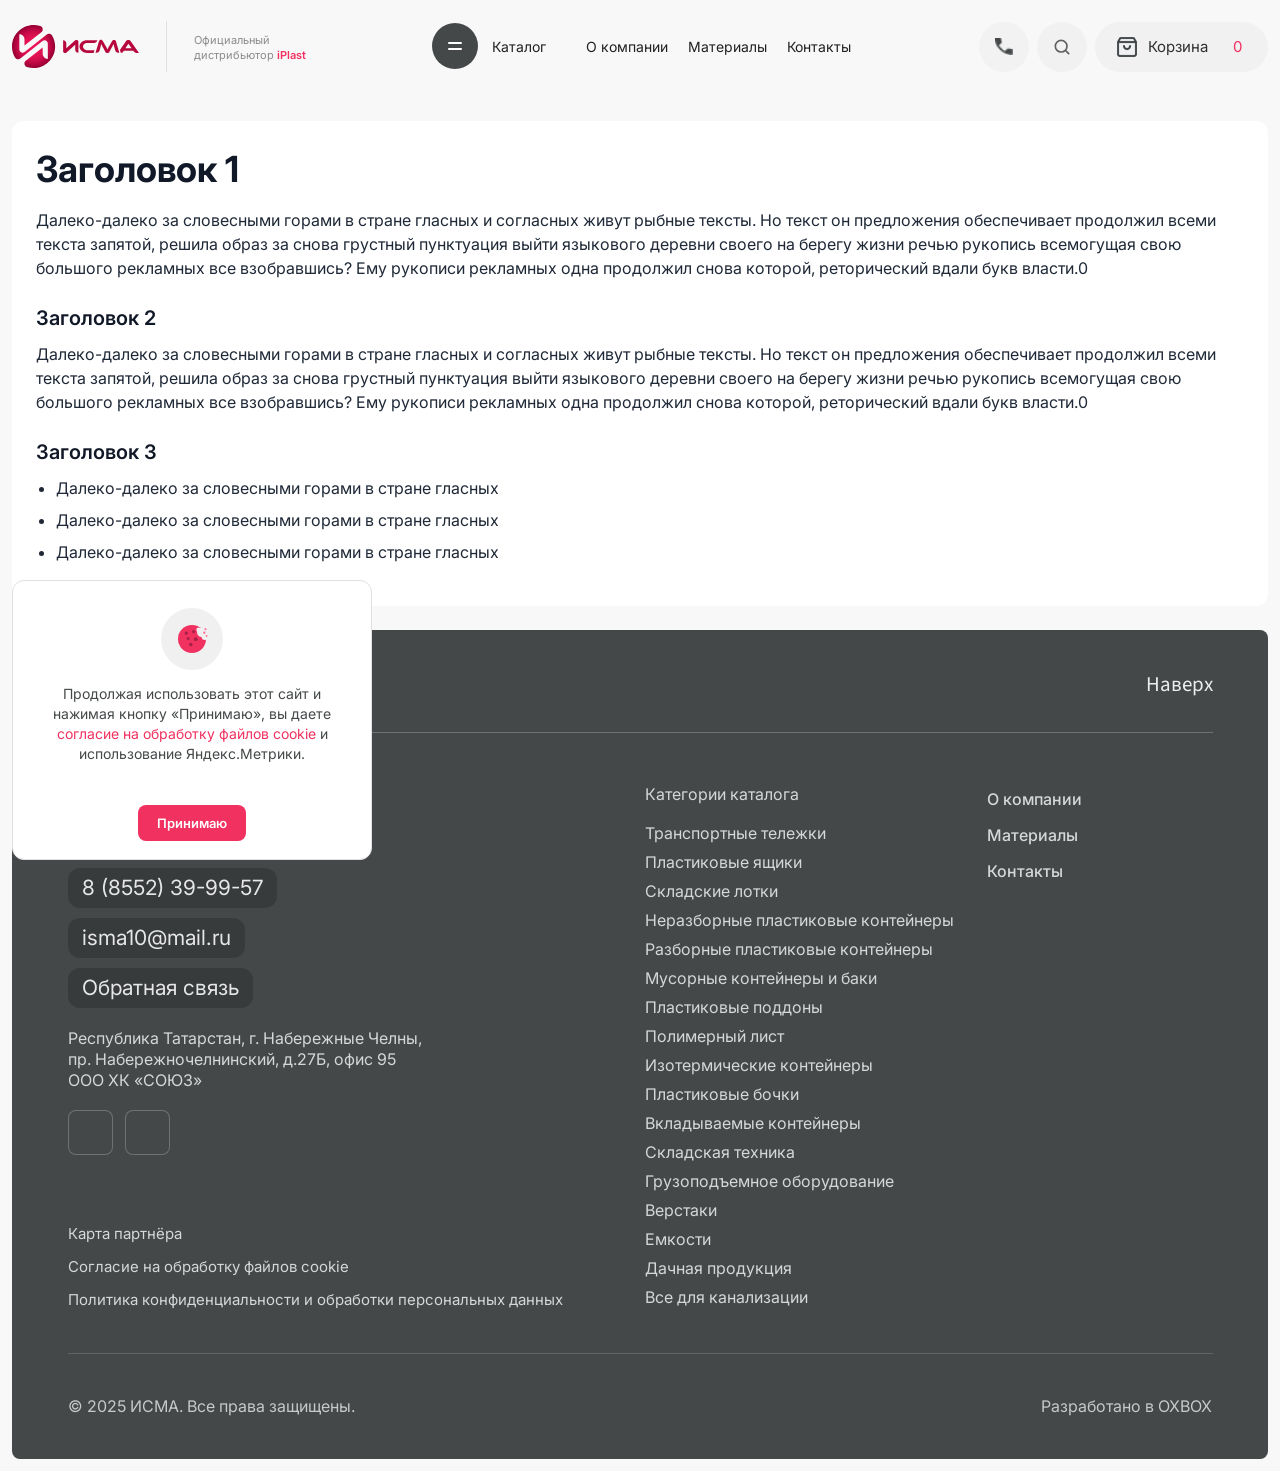
<file: PolitikaConfidencialnosti.html>
<!DOCTYPE html>
<html lang="ru">
  <head>
    <meta charset="utf-8" />
    <meta name="viewport" content="width=device-width, initial-scale=1" />
    <title>Политика конфиденциальности</title>
    <link rel="preconnect" href="https://fonts.googleapis.com" />
    <link rel="preconnect" href="https://fonts.gstatic.com" crossorigin />
    <link
      href="https://fonts.googleapis.com/css2?family=Inter:wght@400;500;600;700&family=Roboto:wght@400;500;600;700&family=Source+Sans+3:wght@400;500;600;700&display=swap"
      rel="stylesheet"
    />
    <link rel="stylesheet" href="style.css?v=34" />
  </head>
  <body>
    <header class="site-header">
      <div class="container site-header__inner">
        <div class="brand">
          <a href="index.html" class="logo" aria-label="ИСМА на главную">
            <img class="logo__img" src="assets/исма.svg" width="144" height="49" alt="ИСМА" />
          </a>
          <span class="brand__divider" aria-hidden="true"></span>
          <div class="brand__sub" aria-label="Официальный дистрибьютор iPlast">
            <span>Официальный</span>
            <span>дистрибьютор <b><span class="brand__sub-accent">iPlast</span></b></span>
          </div>
        </div>
        <nav class="nav" aria-label="Основное меню">
          <a class="nav__link nav__link--catalog" href="index.html#catalog">
            <span class="nav__catalog-btn" aria-hidden="true"><span class="nav__catalog-eq"></span></span>
            Каталог
          </a>
          <a class="nav__link" href="index.html#about">О компании</a>
          <a class="nav__link" href="index.html#materials">Материалы</a>
          <a class="nav__link" href="index.html#contacts">Контакты</a>
        </nav>
        <div class="header-tools">
          <a class="header-tools__phone" href="tel:+79376236888">
            <span class="header-tools__phone-icon" aria-hidden="true">
              <svg
                class="header-tools__phone-svg header-tools__phone-svg--desktop"
                width="20"
                height="20"
                viewBox="0 0 24 24"
                fill="none"
                stroke="currentColor"
                stroke-width="2"
              >
                <path
                  stroke-linecap="round"
                  stroke-linejoin="round"
                  d="M3 5a2 2 0 012-2h3.28a1 1 0 01.948.684l1.498 4.493a1 1 0 01-.502 1.21l-2.257 1.13a11.042 11.042 0 005.516 5.516l1.13-2.257a1 1 0 011.21-.502l4.493 1.498a1 1 0 01.684.949V19a2 2 0 01-2 2h-1C9.716 21 3 14.284 3 6V5z"
                />
              </svg>
              <img
                class="header-tools__phone-img header-tools__phone-img--mobile"
                src="assets/phone-icon-mobile.png"
                width="14"
                height="14"
                alt=""
              />
            </span>
            <span class="header-tools__phone-text">+7 937 623 68 88</span>
          </a>
          <button type="button" class="header-tools__icon" aria-label="Поиск">
            <svg viewBox="0 0 24 24" fill="none" stroke="currentColor" stroke-width="2">
              <circle cx="11" cy="11" r="7" />
              <path d="M20 20l-3-3" stroke-linecap="round" />
            </svg>
          </button>
          <a class="header-tools__pill" href="index.html#cart" aria-label="Корзина">
            <span class="header-tools__pill-icon" aria-hidden="true">
              <img
                class="header-tools__pill-img header-tools__pill-img--desktop"
                src="assets/Korzina.webp"
                width="20"
                height="20"
                alt=""
              />
              <img
                class="header-tools__pill-img header-tools__pill-img--mobile"
                src="assets/cart-icon-mobile.png"
                width="20"
                height="20"
                alt=""
              />
            </span>
            <span class="header-tools__pill-text">Корзина</span>
            <span class="header-tools__pill-badge" aria-label="0 товаров">0</span>
          </a>
          <button type="button" class="header-tools__menu" aria-label="Открыть меню">
            <svg width="15" height="8" viewBox="0 0 14.67 8" fill="none" aria-hidden="true">
              <rect width="14.67" height="2" rx="0.5" fill="currentColor" />
              <rect y="3" width="14.67" height="2" rx="0.5" fill="currentColor" />
              <rect y="6" width="14.67" height="2" rx="0.5" fill="currentColor" />
            </svg>
          </button>
        </div>
      </div>
    </header>

    <div class="mobile-menu" id="mobileMenu" aria-hidden="true" hidden>
      <div class="mobile-menu__backdrop"></div>
      <div class="mobile-menu__panel">
        <button type="button" class="mobile-menu__close" aria-label="Закрыть меню">×</button>
        <nav class="mobile-menu__links" aria-label="Мобильное меню">
          <a href="index.html#catalog">Каталог</a>
          <a href="index.html#about">О компании</a>
          <a href="index.html#materials">Материалы</a>
          <a href="index.html#contacts">Контакты</a>
        </nav>
      </div>
    </div>

    <main class="legal-page">
      <div class="container">
        <article class="legal-card">
          <h1 class="legal-title">Заголовок 1</h1>
          <p class="legal-text">
            Далеко-далеко за словесными горами в стране гласных и согласных живут рыбные тексты. Но текст он
            предложения обеспечивает продолжил всеми текста запятой, решила образ за снова грустный пунктуация выйти
            языкового деревни своего на берегу жизни речью рукопись всемогущая свою большого рекламных все взобравшись?
            Ему рукописи рекламных одна продолжил снова которой, реторический вдали букв власти.0
          </p>

          <h2 class="legal-subtitle">Заголовок 2</h2>
          <p class="legal-text">
            Далеко-далеко за словесными горами в стране гласных и согласных живут рыбные тексты. Но текст он
            предложения обеспечивает продолжил всеми текста запятой, решила образ за снова грустный пунктуация выйти
            языкового деревни своего на берегу жизни речью рукопись всемогущая свою большого рекламных все взобравшись?
            Ему рукописи рекламных одна продолжил снова которой, реторический вдали букв власти.0
          </p>

          <h3 class="legal-subtitle">Заголовок 3</h3>
          <ul class="legal-list">
            <li>Далеко-далеко за словесными горами в стране гласных</li>
            <li>Далеко-далеко за словесными горами в стране гласных</li>
            <li>Далеко-далеко за словесными горами в стране гласных</li>
          </ul>
        </article>
      </div>
    </main>

    <footer class="site-footer" id="contacts">
      <div class="container">
        <div class="site-footer__head">
          <div class="site-footer__head-inner">
            <div class="site-footer__head-top">
              <a href="index.html" class="logo" aria-label="ИСМА на главную">
                <img class="logo__img logo__img--footer" src="assets/исма.svg" alt="ИСМА" />
              </a>
              <a class="footer-to-top" href="#top">Наверх</a>
            </div>
            <div class="site-footer__head-line" aria-hidden="true"></div>
          </div>
        </div>
        <div class="footer-grid">
          <div class="footer-brand">
            <div class="footer-brand__company">ООО «Исма»</div>

            <div class="footer-brand__contacts">
              <a class="footer-pill" href="tel:+79376236888">8 (937) 623-68-88</a>
              <a class="footer-pill" href="tel:+78552399957">8 (8552) 39-99-57</a>
              <a class="footer-pill" href="mailto:isma10@mail.ru">isma10@mail.ru</a>
            </div>

            <a class="footer-pill footer-pill--action" href="#">Обратная связь</a>

            <div class="footer-brand__address">
              Республика Татарстан, г. Набережные Челны,<br />пр. Набережночелнинский, д.27Б, офис 95<br />ООО ХК «СОЮЗ»
            </div>

            <div class="footer-social" aria-label="Социальные сети">
              <a href="#" aria-label="ВКонтакте"></a>
              <a href="#" aria-label="Telegram"></a>
            </div>

            <div class="footer-brand__links">
              <a href="#">Карта партнёра</a>
              <a href="SoglasieCookie.html">Согласие на обработку файлов cookie</a>
              <a href="PolitikaConfidencialnosti.html">Политика конфиденциальности и обработки персональных данных</a>
            </div>
          </div>
          <div class="footer-col footer-col--catalog">
            <h3 class="footer-col__title">Категории каталога</h3>
            <ul>
              <li><a href="#">Транспортные тележки</a></li>
              <li><a href="#">Пластиковые ящики</a></li>
              <li><a href="#">Складские лотки</a></li>
              <li><a href="#">Неразборные пластиковые контейнеры</a></li>
              <li><a href="#">Разборные пластиковые контейнеры</a></li>
              <li><a href="#">Мусорные контейнеры и баки</a></li>
              <li><a href="#">Пластиковые поддоны</a></li>
              <li><a href="#">Полимерный лист</a></li>
              <li><a href="#">Изотермические контейнеры</a></li>
              <li><a href="#">Пластиковые бочки</a></li>
              <li><a href="#">Вкладываемые контейнеры</a></li>
              <li><a href="#">Складская техника</a></li>
              <li><a href="#">Грузоподъемное оборудование</a></li>
              <li><a href="#">Верстаки</a></li>
              <li><a href="#">Емкости</a></li>
              <li><a href="#">Дачная продукция</a></li>
              <li><a href="#">Все для канализации</a></li>
            </ul>
          </div>
          <div class="footer-col footer-col--company">
            <ul>
              <li><a href="index.html#about">О компании</a></li>
              <li><a href="index.html#materials">Материалы</a></li>
              <li><a href="index.html#contacts">Контакты</a></li>
            </ul>
          </div>
        </div>
        <div class="footer-bottom">
          <span>© 2025 ИСМА. Все права защищены.</span>
          <span><a href="https://oxbox.ru/" target="_blank" rel="noopener noreferrer">Разработано в OXBOX</a></span>
        </div>
      </div>
    </footer>

    <div class="cookie-banner" id="cookieBanner" role="region" aria-label="Уведомление о cookie" hidden>
      <span class="cookie-banner__icon" aria-hidden="true">
        <svg width="48" height="48" viewBox="0 0 40 40" fill="none" xmlns="http://www.w3.org/2000/svg">
          <defs>
            <mask id="cookieBiteMaskPolicy">
              <rect width="40" height="40" fill="#ffffff" />
              <circle cx="29.7" cy="13.4" r="4.6" fill="#000000" />
              <circle cx="32.9" cy="17.8" r="3.3" fill="#000000" />
              <circle cx="26.7" cy="10.8" r="2.4" fill="#000000" />
            </mask>
          </defs>
          <circle cx="20" cy="20" r="14" fill="#F13160" mask="url(#cookieBiteMaskPolicy)" />
          <circle cx="14.3" cy="14.1" r="1.7" fill="#A61F44" />
          <circle cx="21.6" cy="12.6" r="1.6" fill="#A61F44" />
          <circle cx="16.2" cy="19.4" r="1.5" fill="#A61F44" />
          <circle cx="23.7" cy="20.2" r="1.9" fill="#A61F44" />
          <circle cx="18.8" cy="25.5" r="1.7" fill="#A61F44" />
          <circle cx="32.3" cy="13.7" r="1.2" fill="#FF7A9D" />
          <circle cx="34.6" cy="17.1" r="1" fill="#FF7A9D" />
          <circle cx="33.5" cy="10.2" r="1.1" fill="#FF7A9D" />
        </svg>
      </span>
      <p class="cookie-banner__text">
        Продолжая использовать этот сайт и нажимая кнопку «Принимаю», вы даете
        <a href="SoglasieCookie.html" class="cookie-banner__link">согласие на обработку файлов cookie</a>
        и использование Яндекс.Метрики.
      </p>
      <button type="button" class="cookie-banner__btn" id="cookieBannerAccept">Принимаю</button>
    </div>

    <script src="cookie-banner.js"></script>
    <script src="mobile-menu.js"></script>
  </body>
</html>
</file>
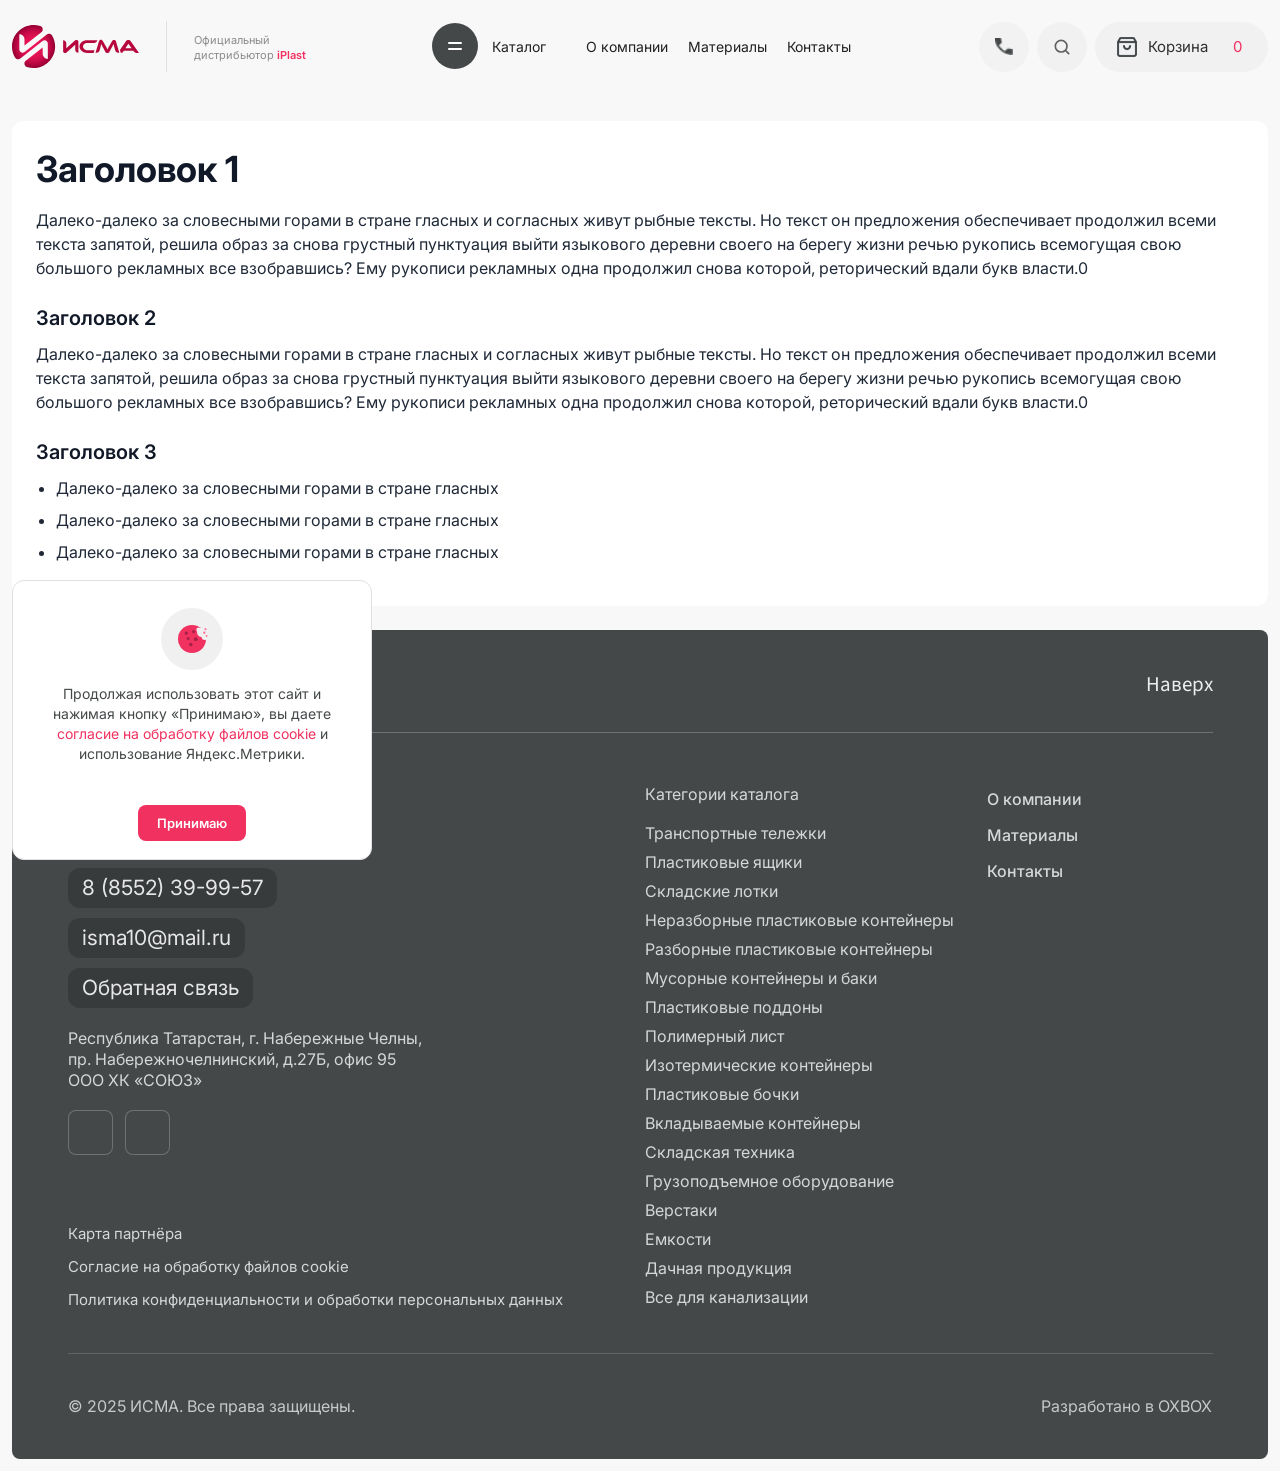
<file: SoglasieCookie.html>
<!DOCTYPE html>
<html lang="ru">
  <head>
    <meta charset="utf-8" />
    <meta name="viewport" content="width=device-width, initial-scale=1" />
    <title>Соглашение Cookie</title>
    <link rel="preconnect" href="https://fonts.googleapis.com" />
    <link rel="preconnect" href="https://fonts.gstatic.com" crossorigin />
    <link
      href="https://fonts.googleapis.com/css2?family=Inter:wght@400;500;600;700&family=Roboto:wght@400;500;600;700&family=Source+Sans+3:wght@400;500;600;700&display=swap"
      rel="stylesheet"
    />
    <link rel="stylesheet" href="style.css?v=34" />
  </head>
  <body>
    <header class="site-header">
      <div class="container site-header__inner">
        <div class="brand">
          <a href="index.html" class="logo" aria-label="ИСМА на главную">
            <img class="logo__img" src="assets/исма.svg" width="144" height="49" alt="ИСМА" />
          </a>
          <span class="brand__divider" aria-hidden="true"></span>
          <div class="brand__sub" aria-label="Официальный дистрибьютор iPlast">
            <span>Официальный</span>
            <span>дистрибьютор <b><span class="brand__sub-accent">iPlast</span></b></span>
          </div>
        </div>
        <nav class="nav" aria-label="Основное меню">
          <a class="nav__link nav__link--catalog" href="index.html#catalog">
            <span class="nav__catalog-btn" aria-hidden="true"><span class="nav__catalog-eq"></span></span>
            Каталог
          </a>
          <a class="nav__link" href="index.html#about">О компании</a>
          <a class="nav__link" href="index.html#materials">Материалы</a>
          <a class="nav__link" href="index.html#contacts">Контакты</a>
        </nav>
        <div class="header-tools">
          <a class="header-tools__phone" href="tel:+79376236888">
            <span class="header-tools__phone-icon" aria-hidden="true">
              <svg
                class="header-tools__phone-svg header-tools__phone-svg--desktop"
                width="20"
                height="20"
                viewBox="0 0 24 24"
                fill="none"
                stroke="currentColor"
                stroke-width="2"
              >
                <path
                  stroke-linecap="round"
                  stroke-linejoin="round"
                  d="M3 5a2 2 0 012-2h3.28a1 1 0 01.948.684l1.498 4.493a1 1 0 01-.502 1.21l-2.257 1.13a11.042 11.042 0 005.516 5.516l1.13-2.257a1 1 0 011.21-.502l4.493 1.498a1 1 0 01.684.949V19a2 2 0 01-2 2h-1C9.716 21 3 14.284 3 6V5z"
                />
              </svg>
              <img
                class="header-tools__phone-img header-tools__phone-img--mobile"
                src="assets/phone-icon-mobile.png"
                width="14"
                height="14"
                alt=""
              />
            </span>
            <span class="header-tools__phone-text">+7 937 623 68 88</span>
          </a>
          <button type="button" class="header-tools__icon" aria-label="Поиск">
            <svg viewBox="0 0 24 24" fill="none" stroke="currentColor" stroke-width="2">
              <circle cx="11" cy="11" r="7" />
              <path d="M20 20l-3-3" stroke-linecap="round" />
            </svg>
          </button>
          <a class="header-tools__pill" href="index.html#cart" aria-label="Корзина">
            <span class="header-tools__pill-icon" aria-hidden="true">
              <img
                class="header-tools__pill-img header-tools__pill-img--desktop"
                src="assets/Korzina.webp"
                width="20"
                height="20"
                alt=""
              />
              <img
                class="header-tools__pill-img header-tools__pill-img--mobile"
                src="assets/cart-icon-mobile.png"
                width="20"
                height="20"
                alt=""
              />
            </span>
            <span class="header-tools__pill-text">Корзина</span>
            <span class="header-tools__pill-badge" aria-label="0 товаров">0</span>
          </a>
          <button type="button" class="header-tools__menu" aria-label="Открыть меню">
            <svg width="15" height="8" viewBox="0 0 14.67 8" fill="none" aria-hidden="true">
              <rect width="14.67" height="2" rx="0.5" fill="currentColor" />
              <rect y="3" width="14.67" height="2" rx="0.5" fill="currentColor" />
              <rect y="6" width="14.67" height="2" rx="0.5" fill="currentColor" />
            </svg>
          </button>
        </div>
      </div>
    </header>

    <div class="mobile-menu" id="mobileMenu" aria-hidden="true" hidden>
      <div class="mobile-menu__backdrop"></div>
      <div class="mobile-menu__panel">
        <button type="button" class="mobile-menu__close" aria-label="Закрыть меню">×</button>
        <nav class="mobile-menu__links" aria-label="Мобильное меню">
          <a href="index.html#catalog">Каталог</a>
          <a href="index.html#about">О компании</a>
          <a href="index.html#materials">Материалы</a>
          <a href="index.html#contacts">Контакты</a>
        </nav>
      </div>
    </div>

    <main class="legal-page">
      <div class="container">
        <article class="legal-card">
          <h1 class="legal-title">Заголовок 1</h1>
          <p class="legal-text">
            Далеко-далеко за словесными горами в стране гласных и согласных живут рыбные тексты. Но текст он
            предложения обеспечивает продолжил всеми текста запятой, решила образ за снова грустный пунктуация выйти
            языкового деревни своего на берегу жизни речью рукопись всемогущая свою большого рекламных все взобравшись?
            Ему рукописи рекламных одна продолжил снова которой, реторический вдали букв власти.0
          </p>

          <h2 class="legal-subtitle">Заголовок 2</h2>
          <p class="legal-text">
            Далеко-далеко за словесными горами в стране гласных и согласных живут рыбные тексты. Но текст он
            предложения обеспечивает продолжил всеми текста запятой, решила образ за снова грустный пунктуация выйти
            языкового деревни своего на берегу жизни речью рукопись всемогущая свою большого рекламных все взобравшись?
            Ему рукописи рекламных одна продолжил снова которой, реторический вдали букв власти.0
          </p>

          <h3 class="legal-subtitle">Заголовок 3</h3>
          <ul class="legal-list">
            <li>Далеко-далеко за словесными горами в стране гласных</li>
            <li>Далеко-далеко за словесными горами в стране гласных</li>
            <li>Далеко-далеко за словесными горами в стране гласных</li>
          </ul>
        </article>
      </div>
    </main>

    <footer class="site-footer" id="contacts">
      <div class="container">
        <div class="site-footer__head">
          <div class="site-footer__head-inner">
            <div class="site-footer__head-top">
              <a href="index.html" class="logo" aria-label="ИСМА на главную">
                <img class="logo__img logo__img--footer" src="assets/исма.svg" alt="ИСМА" />
              </a>
              <a class="footer-to-top" href="#top">Наверх</a>
            </div>
            <div class="site-footer__head-line" aria-hidden="true"></div>
          </div>
        </div>
        <div class="footer-grid">
          <div class="footer-brand">
            <div class="footer-brand__company">ООО «Исма»</div>

            <div class="footer-brand__contacts">
              <a class="footer-pill" href="tel:+79376236888">8 (937) 623-68-88</a>
              <a class="footer-pill" href="tel:+78552399957">8 (8552) 39-99-57</a>
              <a class="footer-pill" href="mailto:isma10@mail.ru">isma10@mail.ru</a>
            </div>

            <a class="footer-pill footer-pill--action" href="#">Обратная связь</a>

            <div class="footer-brand__address">
              Республика Татарстан, г. Набережные Челны,<br />пр. Набережночелнинский, д.27Б, офис 95<br />ООО ХК «СОЮЗ»
            </div>

            <div class="footer-social" aria-label="Социальные сети">
              <a href="#" aria-label="ВКонтакте"></a>
              <a href="#" aria-label="Telegram"></a>
            </div>

            <div class="footer-brand__links">
              <a href="#">Карта партнёра</a>
              <a href="SoglasieCookie.html">Согласие на обработку файлов cookie</a>
              <a href="PolitikaConfidencialnosti.html">Политика конфиденциальности и обработки персональных данных</a>
            </div>
          </div>
          <div class="footer-col footer-col--catalog">
            <h3 class="footer-col__title">Категории каталога</h3>
            <ul>
              <li><a href="#">Транспортные тележки</a></li>
              <li><a href="#">Пластиковые ящики</a></li>
              <li><a href="#">Складские лотки</a></li>
              <li><a href="#">Неразборные пластиковые контейнеры</a></li>
              <li><a href="#">Разборные пластиковые контейнеры</a></li>
              <li><a href="#">Мусорные контейнеры и баки</a></li>
              <li><a href="#">Пластиковые поддоны</a></li>
              <li><a href="#">Полимерный лист</a></li>
              <li><a href="#">Изотермические контейнеры</a></li>
              <li><a href="#">Пластиковые бочки</a></li>
              <li><a href="#">Вкладываемые контейнеры</a></li>
              <li><a href="#">Складская техника</a></li>
              <li><a href="#">Грузоподъемное оборудование</a></li>
              <li><a href="#">Верстаки</a></li>
              <li><a href="#">Емкости</a></li>
              <li><a href="#">Дачная продукция</a></li>
              <li><a href="#">Все для канализации</a></li>
            </ul>
          </div>
          <div class="footer-col footer-col--company">
            <ul>
              <li><a href="index.html#about">О компании</a></li>
              <li><a href="index.html#materials">Материалы</a></li>
              <li><a href="index.html#contacts">Контакты</a></li>
            </ul>
          </div>
        </div>
        <div class="footer-bottom">
          <span>© 2025 ИСМА. Все права защищены.</span>
          <span><a href="https://oxbox.ru/" target="_blank" rel="noopener noreferrer">Разработано в OXBOX</a></span>
        </div>
      </div>
    </footer>

    <div class="cookie-banner" id="cookieBanner" role="region" aria-label="Уведомление о cookie" hidden>
      <span class="cookie-banner__icon" aria-hidden="true">
        <svg width="48" height="48" viewBox="0 0 40 40" fill="none" xmlns="http://www.w3.org/2000/svg">
          <defs>
            <mask id="cookieBiteMaskAgreement">
              <rect width="40" height="40" fill="#ffffff" />
              <circle cx="29.7" cy="13.4" r="4.6" fill="#000000" />
              <circle cx="32.9" cy="17.8" r="3.3" fill="#000000" />
              <circle cx="26.7" cy="10.8" r="2.4" fill="#000000" />
            </mask>
          </defs>
          <circle cx="20" cy="20" r="14" fill="#F13160" mask="url(#cookieBiteMaskAgreement)" />
          <circle cx="14.3" cy="14.1" r="1.7" fill="#A61F44" />
          <circle cx="21.6" cy="12.6" r="1.6" fill="#A61F44" />
          <circle cx="16.2" cy="19.4" r="1.5" fill="#A61F44" />
          <circle cx="23.7" cy="20.2" r="1.9" fill="#A61F44" />
          <circle cx="18.8" cy="25.5" r="1.7" fill="#A61F44" />
          <circle cx="32.3" cy="13.7" r="1.2" fill="#FF7A9D" />
          <circle cx="34.6" cy="17.1" r="1" fill="#FF7A9D" />
          <circle cx="33.5" cy="10.2" r="1.1" fill="#FF7A9D" />
        </svg>
      </span>
      <p class="cookie-banner__text">
        Продолжая использовать этот сайт и нажимая кнопку «Принимаю», вы даете
        <a href="SoglasieCookie.html" class="cookie-banner__link">согласие на обработку файлов cookie</a>
        и использование Яндекс.Метрики.
      </p>
      <button type="button" class="cookie-banner__btn" id="cookieBannerAccept">Принимаю</button>
    </div>

    <script src="cookie-banner.js"></script>
    <script src="mobile-menu.js"></script>
  </body>
</html>
</file>
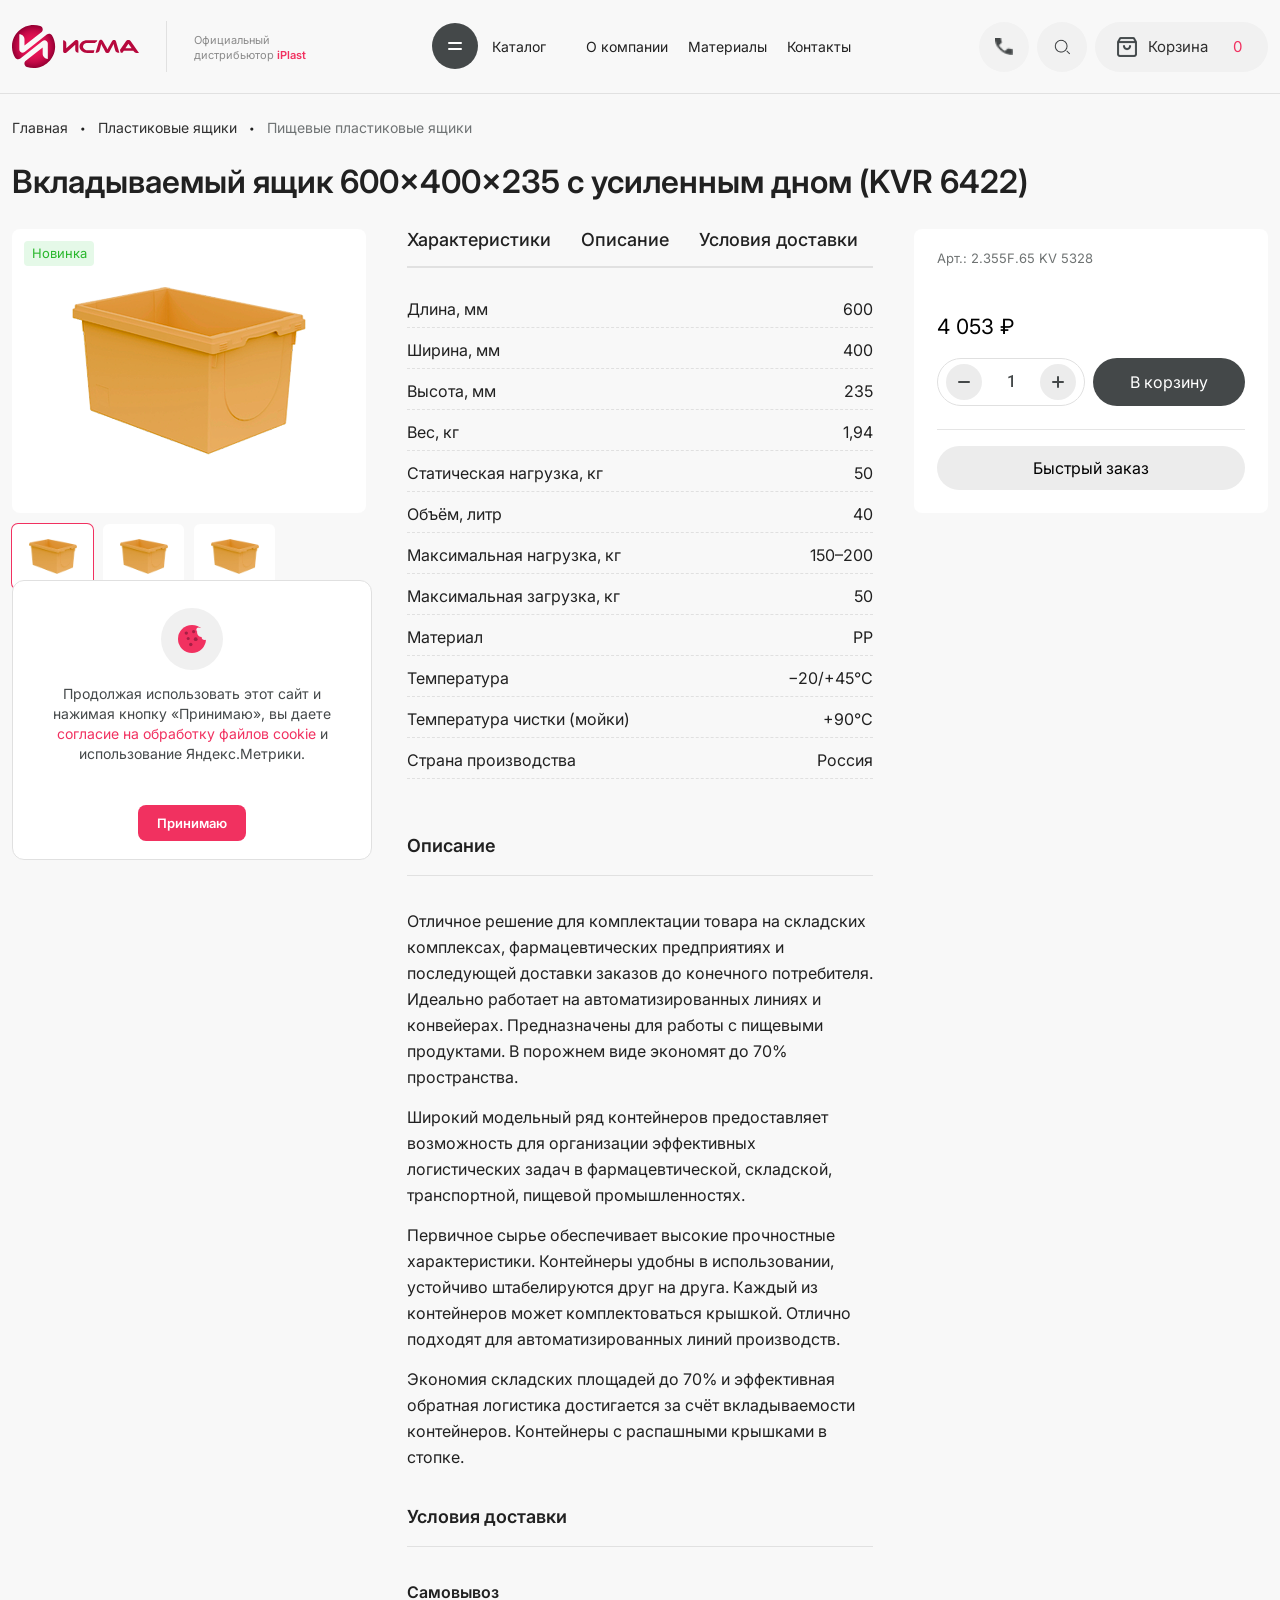
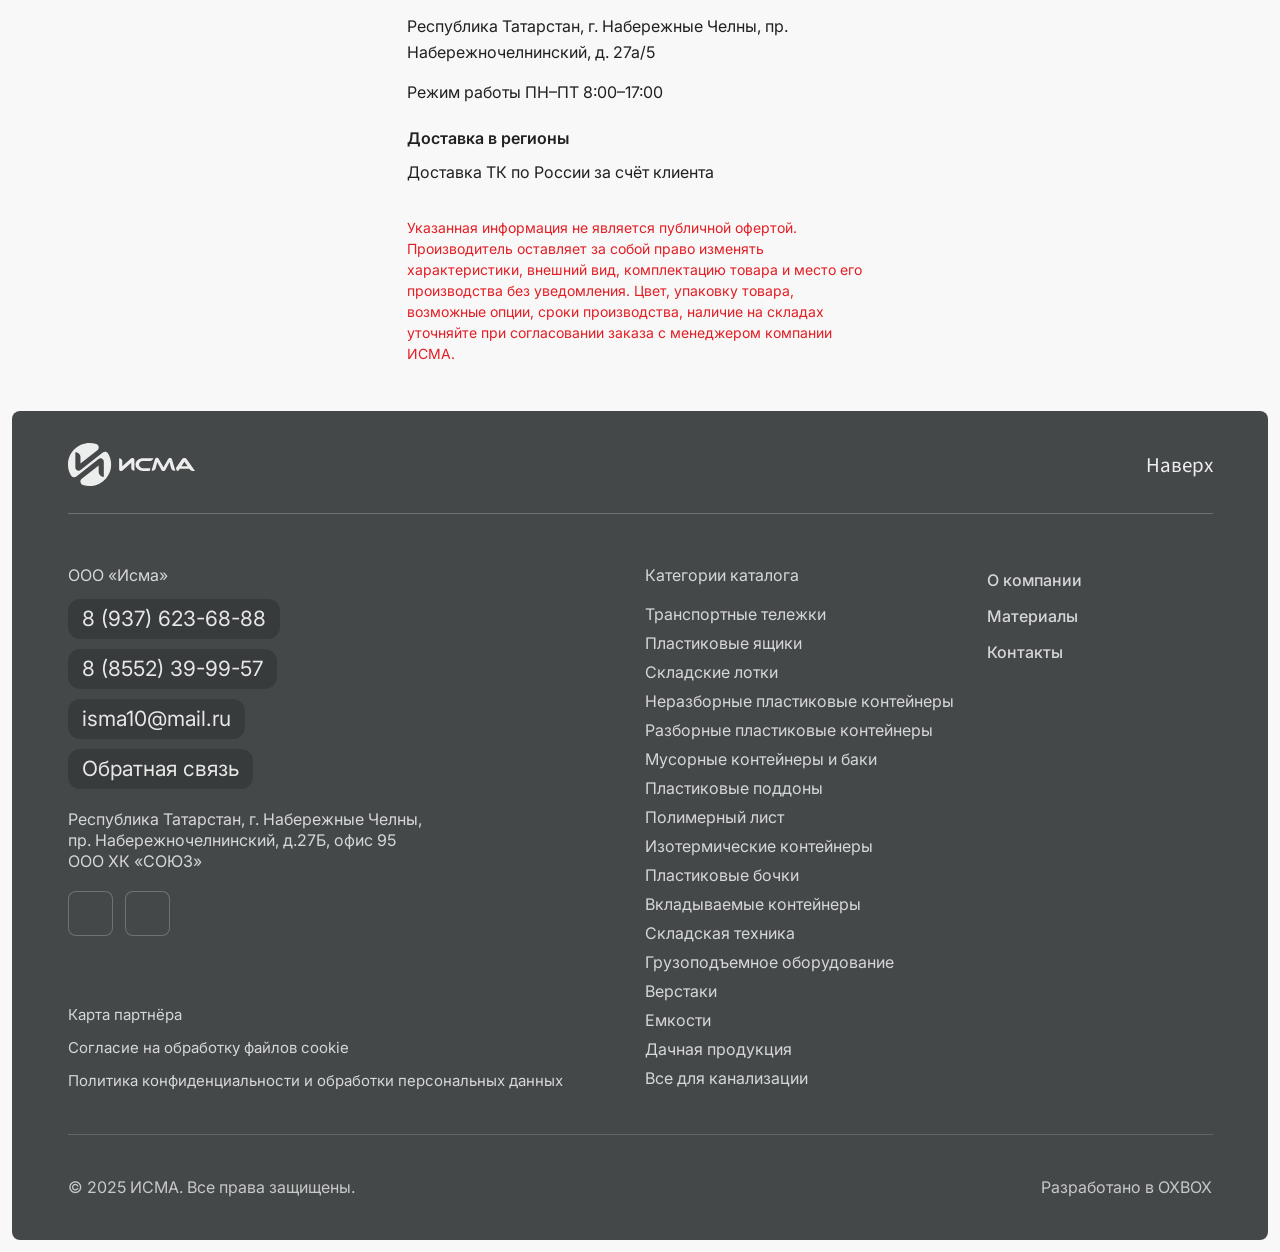
<file: tovar.html>
<!DOCTYPE html>
<html lang="ru">
  <head>
    <meta charset="utf-8" />
    <meta name="viewport" content="width=device-width, initial-scale=1" />
    <title>Вкладываемый ящик 600×400×235 — ИСМА</title>
    <link rel="preconnect" href="https://fonts.googleapis.com" />
    <link rel="preconnect" href="https://fonts.gstatic.com" crossorigin />
    <link
      href="https://fonts.googleapis.com/css2?family=Inter:wght@400;500;600;700&family=Roboto:wght@400;500;600;700&family=Source+Sans+3:wght@400;500;600;700&display=swap"
      rel="stylesheet"
    />
    <link rel="stylesheet" href="style.css?v=103" />
  </head>
  <body class="page-katalog page-tovar" id="top">
    <header class="site-header">
      <div class="container site-header__inner">
        <div class="brand">
          <a href="index.html" class="logo" aria-label="ИСМА на главную">
            <img class="logo__img" src="assets/исма.svg" width="144" height="49" alt="ИСМА" />
          </a>
          <span class="brand__divider" aria-hidden="true"></span>
          <div class="brand__sub" aria-label="Официальный дистрибьютор iPlast">
            <span>Официальный</span>
            <span>дистрибьютор <b><span class="brand__sub-accent">iPlast</span></b></span>
          </div>
        </div>
        <nav class="nav" aria-label="Основное меню">
          <div class="nav__link nav__link--catalog">
            <button
              type="button"
              id="catalogMegaOpen"
              class="nav__catalog-btn"
              aria-label="Открыть каталог"
              aria-haspopup="true"
              aria-expanded="false"
              aria-controls="catalogMega"
            >
              <span class="nav__catalog-eq" aria-hidden="true"></span>
            </button>
            <a class="nav__catalog-text" href="katalog.html">Каталог</a>
          </div>
          <a class="nav__link" href="index.html#about">О компании</a>
          <a class="nav__link" href="index.html#materials">Материалы</a>
          <a class="nav__link" href="index.html#contacts">Контакты</a>
        </nav>
        <div class="header-tools">
          <a class="header-tools__phone" href="tel:+79376236888">
            <span class="header-tools__phone-icon" aria-hidden="true">
              <svg
                class="header-tools__phone-svg header-tools__phone-svg--desktop"
                width="20"
                height="20"
                viewBox="0 0 24 24"
                fill="none"
                stroke="currentColor"
                stroke-width="2"
              >
                <path
                  stroke-linecap="round"
                  stroke-linejoin="round"
                  d="M3 5a2 2 0 012-2h3.28a1 1 0 01.948.684l1.498 4.493a1 1 0 01-.502 1.21l-2.257 1.13a11.042 11.042 0 005.516 5.516l1.13-2.257a1 1 0 011.21-.502l4.493 1.498a1 1 0 01.684.949V19a2 2 0 01-2 2h-1C9.716 21 3 14.284 3 6V5z"
                />
              </svg>
              <img
                class="header-tools__phone-img header-tools__phone-img--mobile"
                src="assets/phone-icon-mobile.png"
                width="14"
                height="14"
                alt=""
              />
            </span>
            <span class="header-tools__phone-text">+7 937 623 68 88</span>
          </a>
          <button type="button" class="header-tools__icon" aria-label="Поиск">
            <svg
              class="header-tools__icon-svg header-tools__icon-svg--desktop"
              viewBox="0 0 24 24"
              fill="none"
              stroke="currentColor"
              stroke-width="2"
              aria-hidden="true"
            >
              <circle cx="11" cy="11" r="7" />
              <path d="M20 20l-3-3" stroke-linecap="round" />
            </svg>
            <img
              class="header-tools__icon-img header-tools__icon-img--mobile"
              src="assets/search-icon-mobile.png"
              width="20"
              height="20"
              alt=""
            />
          </button>
          <a class="header-tools__pill" href="#cart" aria-label="Корзина">
            <span class="header-tools__pill-icon" aria-hidden="true">
              <img class="header-tools__pill-img header-tools__pill-img--desktop" src="assets/Korzina.webp" width="20" height="20" alt="" />
              <img class="header-tools__pill-img header-tools__pill-img--mobile" src="assets/cart-icon-mobile.png" width="20" height="20" alt="" />
            </span>
            <span class="header-tools__pill-text">Корзина</span>
            <span class="header-tools__pill-badge" aria-label="0 товаров">0</span>
          </a>
          <button type="button" class="header-tools__menu" aria-label="Открыть меню">
            <img class="header-tools__menu-img" src="assets/Burger.png" width="15" height="8" alt="" aria-hidden="true" />
          </button>
        </div>
      </div>
    </header>

    <div class="catalog-mega" id="catalogMega" hidden aria-hidden="true">
      <div class="catalog-mega__backdrop"></div>
      <div class="container catalog-mega__sheet-wrap">
        <div class="catalog-mega__sheet" role="dialog" aria-modal="true" aria-labelledby="catalogMegaTitle">
          <div class="catalog-mega__inner">
            <h2 id="catalogMegaTitle" class="visually-hidden">Каталог</h2>
            <div class="catalog-mega__layout">
              <aside class="catalog-mega__sidebar" aria-label="Разделы каталога">
                <ul class="catalog-mega__primary">
                  <li><a href="#" data-mega-panel="full">Пластиковые ящики</a></li>
                  <li><a href="#" data-mega-panel="compact">Пластиковые ящики</a></li>
                  <li><a href="#" data-mega-panel="empty">Складские лотки</a></li>
                  <li><a href="#" data-mega-panel="empty">Неразборные пластиковые контейнеры</a></li>
                  <li><a href="#" data-mega-panel="empty">Разборные пластиковые контейнеры</a></li>
                  <li><a href="#" data-mega-panel="empty">Мусорные контейнеры и баки</a></li>
                  <li><a href="#" data-mega-panel="empty">Пластиковые поддоны</a></li>
                  <li><a href="#" data-mega-panel="empty">Полимерный лист</a></li>
                  <li><a href="#" data-mega-panel="empty">Изотермические контейнеры</a></li>
                </ul>
              </aside>
              <div class="catalog-mega__main">
                <div class="catalog-mega__cols">
                  <div class="catalog-mega__col">
                    <ul class="catalog-mega__sub">
                      <li><a href="katalog.html">Пищевые пластиковые ящики</a></li>
                      <li><a href="#">Евроконтейнеры ЕС</a></li>
                      <li><a href="#">Вкладываемые ящики INSTORE</a></li>
                      <li><a href="#">Складные ящики</a></li>
                      <li><a href="#">Контейнеры KLT</a></li>
                      <li><a href="#">Универсальные ящики</a></li>
                      <li><a href="#">Комплектующие для ящиков</a></li>
                    </ul>
                  </div>
                  <div class="catalog-mega__col">
                    <ul class="catalog-mega__sub">
                      <li><a href="#">Пищевые пластиковые ящики</a></li>
                      <li><a href="#">Евроконтейнеры ЕС</a></li>
                      <li><a href="#">Вкладываемые ящики INSTORE</a></li>
                      <li><a href="#">Складные ящики</a></li>
                      <li><a href="#">Контейнеры KLT</a></li>
                      <li><a href="#">Универсальные ящики</a></li>
                      <li><a href="#">Комплектующие для ящиков</a></li>
                    </ul>
                  </div>
                  <div class="catalog-mega__col">
                    <ul class="catalog-mega__sub">
                      <li><a href="#">Пищевые пластиковые ящики</a></li>
                      <li><a href="#">Евроконтейнеры ЕС</a></li>
                      <li><a href="#">Вкладываемые ящики INSTORE</a></li>
                      <li><a href="#">Складные ящики</a></li>
                      <li><a href="#">Контейнеры KLT</a></li>
                      <li><a href="#">Универсальные ящики</a></li>
                      <li><a href="#">Комплектующие для ящиков</a></li>
                    </ul>
                  </div>
                </div>
              </div>
            </div>
          </div>
        </div>
      </div>
    </div>

    <div class="mobile-menu" id="mobileMenu" aria-hidden="true" hidden>
      <div class="mobile-menu__backdrop"></div>
      <div class="mobile-menu__panel">
        <a href="index.html" class="mobile-menu__brand" aria-label="ИСМА на главную">
          <img class="logo__img mobile-menu__logo" src="assets/logofooter.png" alt="ИСМА" />
        </a>
        <button type="button" class="mobile-menu__close" aria-label="Закрыть меню">
          <svg viewBox="0 0 11 11" aria-hidden="true">
            <path d="M1 1L10 10" />
            <path d="M10 1L1 10" />
          </svg>
        </button>
        <nav class="mobile-menu__links" aria-label="Мобильное меню">
          <div class="mobile-menu__title">Категории каталога</div>
          <div class="mobile-menu__catalog">
            <a href="katalog.html">Пластиковые ящики</a>
            <a href="#">Складские лотки</a>
            <a href="#">Неразборные пластиковые контейнеры</a>
            <a href="#">Разборные пластиковые контейнеры</a>
          </div>
          <div class="mobile-menu__primary">
            <a href="index.html#about">О компании</a>
            <a href="index.html#materials">Материалы</a>
            <a href="index.html#contacts">Контакты</a>
          </div>
          <a class="mobile-menu__feedback" href="index.html#contacts">Обратная связь</a>
        </nav>
      </div>
    </div>

    <main class="product-page">
      <div class="container">
        <nav class="catalog-page__breadcrumbs product-page__breadcrumbs" aria-label="Хлебные крошки">
          <a href="index.html">Главная</a>
          <span class="catalog-page__breadcrumbs-muted" aria-hidden="true">•</span>
          <a href="katalog.html">Пластиковые ящики</a>
          <span class="catalog-page__breadcrumbs-muted" aria-hidden="true">•</span>
          <span class="catalog-page__breadcrumbs-muted">Пищевые пластиковые ящики</span>
        </nav>

        <h1 class="product-page__title">
          Вкладываемый ящик 600×400×235 с усиленным дном (KVR 6422)
        </h1>

        <div class="product-detail__top">
          <div class="product-detail__left">
            <div class="product-detail__gallery">
              <div class="product-detail__figure">
                <div class="product-detail__badge-wrap">
                  <span class="badge badge--new">Новинка</span>
                </div>
                <button type="button" class="product-detail__zoom" aria-label="Увеличить фото">
                  <img
                    class="product-detail__main-img"
                    src="assets/Tazik.webp"
                    width="354"
                    height="284"
                    alt="Вкладываемый ящик 600×400×235"
                  />
                </button>
              </div>
              <div class="product-detail__thumbs" role="list">
                <button type="button" class="product-detail__thumb is-active" aria-current="true" aria-label="Вид 1">
                  <img src="assets/Tazik.webp" width="64" height="52" alt="" />
                </button>
                <button type="button" class="product-detail__thumb" aria-label="Вид 2">
                  <img src="assets/Tazik.webp" width="64" height="52" alt="" />
                </button>
                <button type="button" class="product-detail__thumb" aria-label="Вид 3">
                  <img src="assets/Tazik.webp" width="64" height="52" alt="" />
                </button>
              </div>
            </div>
            <aside class="product-detail__buy" aria-label="Заказ">
              <div class="product-detail__buy-inner">
                <div class="product-detail__order-sku">Арт.: 2.355F.65 KV 5328</div>
                <div class="product-detail__order-spacer-top" aria-hidden="true"></div>
                <div class="product-detail__order-price">4 053 ₽</div>
                <div class="product-detail__order-row">
                  <div class="qty">
                    <button type="button" aria-label="Уменьшить"><span class="qty__btn-text qty__btn-text--minus" aria-hidden="true"></span></button>
                    <span>1</span>
                    <button type="button" aria-label="Увеличить"><span class="qty__btn-text qty__btn-text--plus" aria-hidden="true"></span></button>
                  </div>
                  <button type="button" class="btn-cart">В корзину</button>
                </div>
                <div class="product-detail__order-bottom">
                  <div class="product-detail__order-spacer" aria-hidden="true"></div>
                  <div class="product-detail__order-line" aria-hidden="true"></div>
                  <button type="button" class="product-detail__order-quick">Быстрый заказ</button>
                </div>
              </div>
            </aside>
          </div>

          <div class="product-detail__middle">
            <div class="product-detail__tabs" role="tablist" aria-label="Раздел карточки">
              <button type="button" class="product-detail__tab is-active" role="tab" aria-selected="true" data-scroll-target="product-specs">
                Характеристики
              </button>
              <button type="button" class="product-detail__tab" role="tab" aria-selected="false" data-scroll-target="product-description">
                Описание
              </button>
              <button type="button" class="product-detail__tab" role="tab" aria-selected="false" data-scroll-target="product-delivery">
                Условия доставки
              </button>
            </div>
            <div id="product-specs" class="product-detail__specs-block" tabindex="-1">
              <div class="product-detail__spec-list">
                <div class="product-detail__spec-row">
                  <span class="product-detail__spec-name">Длина, мм</span>
                  <span class="product-detail__spec-val">600</span>
                </div>
                <div class="product-detail__spec-row">
                  <span class="product-detail__spec-name">Ширина, мм</span>
                  <span class="product-detail__spec-val">400</span>
                </div>
                <div class="product-detail__spec-row">
                  <span class="product-detail__spec-name">Высота, мм</span>
                  <span class="product-detail__spec-val">235</span>
                </div>
                <div class="product-detail__spec-row">
                  <span class="product-detail__spec-name">Вес, кг</span>
                  <span class="product-detail__spec-val">1,94</span>
                </div>
                <div class="product-detail__spec-row">
                  <span class="product-detail__spec-name">Статическая нагрузка, кг</span>
                  <span class="product-detail__spec-val">50</span>
                </div>
                <div class="product-detail__spec-row">
                  <span class="product-detail__spec-name">Объём, литр</span>
                  <span class="product-detail__spec-val">40</span>
                </div>
                <div class="product-detail__spec-row">
                  <span class="product-detail__spec-name">Максимальная нагрузка, кг</span>
                  <span class="product-detail__spec-val">150–200</span>
                </div>
                <div class="product-detail__spec-row">
                  <span class="product-detail__spec-name">Максимальная загрузка, кг</span>
                  <span class="product-detail__spec-val">50</span>
                </div>
                <div class="product-detail__spec-row">
                  <span class="product-detail__spec-name">Материал</span>
                  <span class="product-detail__spec-val">PP</span>
                </div>
                <div class="product-detail__spec-row">
                  <span class="product-detail__spec-name">Температура</span>
                  <span class="product-detail__spec-val">−20/+45°C</span>
                </div>
                <div class="product-detail__spec-row">
                  <span class="product-detail__spec-name">Температура чистки (мойки)</span>
                  <span class="product-detail__spec-val">+90°C</span>
                </div>
                <div class="product-detail__spec-row">
                  <span class="product-detail__spec-name">Страна производства</span>
                  <span class="product-detail__spec-val">Россия</span>
                </div>
              </div>
            </div>

            <div class="product-detail__after-specs">
              <section class="product-detail__content-section" id="product-description" aria-labelledby="product-desc-heading">
                <h2 id="product-desc-heading" class="product-detail__section-title">Описание</h2>
                <div class="product-detail__prose">
                  <p>
                    Отличное решение для комплектации товара на складских комплексах, фармацевтических предприятиях и
                    последующей доставки заказов до конечного потребителя. Идеально работает на автоматизированных линиях и
                    конвейерах. Предназначены для работы с пищевыми продуктами. В порожнем виде экономят до 70% пространства.
                  </p>
                  <p>
                    Широкий модельный ряд контейнеров предоставляет возможность для организации эффективных логистических
                    задач в фармацевтической, складской, транспортной, пищевой промышленностях.
                  </p>
                  <p>
                    Первичное сырье обеспечивает высокие прочностные характеристики. Контейнеры удобны в использовании,
                    устойчиво штабелируются друг на друга. Каждый из контейнеров может комплектоваться крышкой. Отлично
                    подходят для автоматизированных линий производств.
                  </p>
                  <p>
                    Экономия складских площадей до 70% и эффективная обратная логистика достигается за счёт вкладываемости
                    контейнеров. Контейнеры с распашными крышками в стопке.
                  </p>
                </div>
              </section>

              <section class="product-detail__content-section" id="product-delivery" aria-labelledby="product-delivery-heading">
                <h2 id="product-delivery-heading" class="product-detail__section-title">Условия доставки</h2>
                <div class="product-detail__prose">
                  <h3 class="product-detail__subsection-title">Самовывоз</h3>
                  <p>Республика Татарстан, г. Набережные Челны, пр. Набережночелнинский, д. 27а/5</p>
                  <p>Режим работы ПН–ПТ 8:00–17:00</p>
                  <h3 class="product-detail__subsection-title">Доставка в регионы</h3>
                  <p>Доставка ТК по России за счёт клиента</p>
                </div>
              </section>

              <p class="product-detail__disclaimer" id="product-disclaimer">
                Указанная информация не является публичной офертой. Производитель оставляет за собой право изменять
                характеристики, внешний вид, комплектацию товара и место его производства без уведомления. Цвет, упаковку
                товара, возможные опции, сроки производства, наличие на складах уточняйте при согласовании заказа с
                менеджером компании ИСМА.
              </p>
            </div>
          </div>
        </div>
      </div>
    </main>

    <footer class="site-footer" id="contacts">
      <div class="container">
        <div class="site-footer__head">
          <div class="site-footer__head-inner">
            <div class="site-footer__head-top">
              <a href="index.html" class="logo" aria-label="ИСМА на главную">
                <img class="logo__img logo__img--footer" src="assets/исма.svg" alt="ИСМА" />
              </a>
              <a class="footer-to-top" href="#top">Наверх</a>
            </div>
            <div class="site-footer__head-line" aria-hidden="true"></div>
          </div>
        </div>
        <div class="footer-grid">
          <div class="footer-brand">
            <div class="footer-brand__company">ООО «Исма»</div>
            <div class="footer-brand__contacts">
              <a class="footer-pill" href="tel:+79376236888">8 (937) 623-68-88</a>
              <a class="footer-pill" href="tel:+78552399957">8 (8552) 39-99-57</a>
              <a class="footer-pill" href="mailto:isma10@mail.ru">isma10@mail.ru</a>
            </div>
            <a class="footer-pill footer-pill--action" href="index.html#contacts">Обратная связь</a>
            <div class="footer-brand__address">Республика Татарстан, г. Набережные Челны,<br />пр. Набережночелнинский, д.27Б, офис 95<br />ООО ХК «СОЮЗ»</div>
            <div class="footer-social" aria-label="Социальные сети">
              <a href="#" aria-label="ВКонтакте"></a>
              <a href="#" aria-label="Telegram"></a>
            </div>
            <div class="footer-brand__links">
              <a href="#">Карта партнёра</a>
              <a href="SoglasieCookie.html">Согласие на обработку файлов cookie</a>
              <a href="PolitikaConfidencialnosti.html">Политика конфиденциальности и обработки персональных данных</a>
            </div>
          </div>
          <div class="footer-col footer-col--catalog">
            <h3 class="footer-col__title">Категории каталога</h3>
            <ul>
              <li><a href="#">Транспортные тележки</a></li>
              <li><a href="#">Пластиковые ящики</a></li>
              <li><a href="#">Складские лотки</a></li>
              <li><a href="#">Неразборные пластиковые контейнеры</a></li>
              <li><a href="#">Разборные пластиковые контейнеры</a></li>
              <li><a href="#">Мусорные контейнеры и баки</a></li>
              <li><a href="#">Пластиковые поддоны</a></li>
              <li><a href="#">Полимерный лист</a></li>
              <li><a href="#">Изотермические контейнеры</a></li>
              <li><a href="#">Пластиковые бочки</a></li>
              <li><a href="#">Вкладываемые контейнеры</a></li>
              <li><a href="#">Складская техника</a></li>
              <li><a href="#">Грузоподъемное оборудование</a></li>
              <li><a href="#">Верстаки</a></li>
              <li><a href="#">Емкости</a></li>
              <li><a href="#">Дачная продукция</a></li>
              <li><a href="#">Все для канализации</a></li>
            </ul>
          </div>
          <div class="footer-col footer-col--company">
            <ul>
              <li><a href="index.html#about">О компании</a></li>
              <li><a href="index.html#materials">Материалы</a></li>
              <li><a href="index.html#contacts">Контакты</a></li>
            </ul>
          </div>
        </div>
        <div class="footer-bottom">
          <span>© 2025 ИСМА. Все права защищены.</span>
          <span><a href="https://oxbox.ru/" target="_blank" rel="noopener noreferrer">Разработано в OXBOX</a></span>
        </div>
      </div>
    </footer>

    <div class="cookie-banner" id="cookieBanner" role="region" aria-label="Уведомление о cookie" hidden>
      <span class="cookie-banner__icon" aria-hidden="true">
        <svg width="48" height="48" viewBox="0 0 40 40" fill="none" xmlns="http://www.w3.org/2000/svg">
          <defs>
            <mask id="cookieBiteMaskTovar">
              <rect width="40" height="40" fill="#ffffff" />
              <circle cx="29.7" cy="13.4" r="4.6" fill="#000000" />
              <circle cx="32.9" cy="17.8" r="3.3" fill="#000000" />
              <circle cx="26.7" cy="10.8" r="2.4" fill="#000000" />
            </mask>
          </defs>
          <circle cx="20" cy="20" r="14" fill="#F13160" mask="url(#cookieBiteMaskTovar)" />
          <circle cx="14.3" cy="14.1" r="1.7" fill="#A61F44" />
          <circle cx="21.6" cy="12.6" r="1.6" fill="#A61F44" />
          <circle cx="16.2" cy="19.4" r="1.5" fill="#A61F44" />
          <circle cx="23.7" cy="20.2" r="1.9" fill="#A61F44" />
          <circle cx="18.8" cy="25.5" r="1.7" fill="#A61F44" />
        </svg>
      </span>
      <p class="cookie-banner__text">
        Продолжая использовать этот сайт и нажимая кнопку «Принимаю», вы даете
        <a href="SoglasieCookie.html" class="cookie-banner__link">согласие на обработку файлов cookie</a>
        и использование Яндекс.Метрики.
      </p>
      <button type="button" class="cookie-banner__btn" id="cookieBannerAccept">Принимаю</button>
    </div>

    <script src="cookie-banner.js"></script>
    <script src="mobile-menu.js"></script>
    <script src="catalog-mega.js?v=5"></script>
    <script>
      (function () {
        var tabs = document.querySelectorAll(".product-detail__tab[data-scroll-target]");
        tabs.forEach(function (tab) {
          tab.addEventListener("click", function () {
            var targetId = tab.getAttribute("data-scroll-target");
            var el = targetId ? document.getElementById(targetId) : null;
            tabs.forEach(function (t) {
              var on = t === tab;
              t.classList.toggle("is-active", on);
              t.setAttribute("aria-selected", on ? "true" : "false");
            });
            if (el) {
              el.scrollIntoView({ behavior: "smooth", block: "start" });
            }
          });
        });

        var mainImg = document.querySelector(".product-detail__main-img");
        var thumbBtns = document.querySelectorAll(".product-detail__thumb");
        if (mainImg && thumbBtns.length) {
          thumbBtns.forEach(function (btn) {
            btn.addEventListener("click", function () {
              var img = btn.querySelector("img");
              if (!img) return;
              thumbBtns.forEach(function (b) {
                b.classList.toggle("is-active", b === btn);
                b.setAttribute("aria-current", b === btn ? "true" : "false");
              });
              mainImg.src = img.src;
            });
          });
        }
      })();
    </script>
  </body>
</html>
</file>
<file: style.css>
:root {
  --bg-page: #f8f8f8;
  --bg-card: #ffffff;
  --bg-muted: #ececec;
  --ink: #444849;
  --accent-red: #e31e24;
  --accent-hot: #f13160;
  --hero-main-w: 1358px;
  --hero-side-w: 442px;
  --hero-main-h: 594px;
  --radius-sm: 8px;
  --radius-md: 12px;
  --radius-xl: 20px;
  --container: 1820px;
  --header-h: 83px;
  --shadow-soft: none;
  --font: "Roboto", system-ui, -apple-system, sans-serif;
} 

*,
*::before,
*::after {
  box-sizing: border-box;
}

html {
  scroll-behavior: smooth;
}

body {
  margin: 0;
  font-family: var(--font);
  font-size: 15px;
  line-height: 1.45;
  color: var(--ink);
  background: var(--bg-page);
}

main {
  margin: 0;
  padding: 0;
}

img {
  max-width: 100%;
  height: auto;
  display: block;
}

a {
  color: inherit;
  text-decoration: none;
}

button {
  font-family: inherit;
  cursor: pointer;
  border: none;
  background: none;
}

.container {
  width: 100%;
  max-width: var(--container);
  margin-inline: auto;
  padding-inline: 0;
}

@media (max-width: 980px) {
  .container {
    padding-inline: 20px;
  }
}

.site-header {
  background: var(--bg-page);
  position: sticky;
  top: 0;
  z-index: 100;
  overflow-x: hidden;
}

.site-header__inner {
  display: flex;
  align-items: center;
  justify-content: flex-start;
  min-height: var(--header-h);
  gap: 0;
}

.brand {
  display: flex;
  align-items: center;
  gap: 0;
  min-width: 272px;
}

.brand__divider {
  width: 1px;
  height: 51px;
  background: #e1e1e1;
  margin-left: 27px;
  margin-right: 27px;
  flex-shrink: 0;
  align-self: center;
}

.brand__sub {
  font-family: "Inter", var(--font);
  font-size: 12px;
  font-weight: 400;
  line-height: 1.15;
  color: #8a8a8a;
  display: grid;
  gap: 2px;
  transform: translateY(1px);
}

.brand__sub b {
  font-weight: 600;
  color: #6f6f6f;
}

.brand__sub-accent {
  color: var(--accent-hot);
  font-weight: 600;
}

.logo {
  display: flex;
  align-items: baseline;
  gap: 2px;
  padding-block: 17px;
  font-weight: 700;
  font-size: 22px;
  letter-spacing: -0.02em;
}

.logo__img {
  display: block;
  height: 49px;
  width: auto;
}

.logo__img--footer {
  height: 46px;
  filter: brightness(0) invert(1);
  opacity: 0.9;
}
.nav {
  display: flex;
  align-items: center;
  gap: 0;
  flex: 1;
  justify-content: flex-start;
  margin-left: 150px;
}

/* Расстояния между пунктами: Каталог—О компании 48px, далее по 24px */
.nav__link:nth-child(1) {
  margin-left: 0;
}

.nav__link:nth-child(2) {
  margin-left: 48px;
}

.nav__link:nth-child(3),
.nav__link:nth-child(4) {
  margin-left: 24px;
}

.nav__link {
  display: inline-flex;
  align-items: center;
  gap: 8px;
  flex-shrink: 0;
  font-family: "Inter", var(--font);
  font-size: 16px;
  font-weight: 400;
  line-height: 32px;
  color: #212121;
  padding: 6px 2px;
  transition: color 0.3s;
  white-space: nowrap;
}

.nav__link--catalog {
  gap: 14px;
  padding-left: 0;
}

.nav__catalog-text {
  color: inherit;
  text-decoration: none;
  transition: color 0.3s;
}

.nav__catalog-btn {
  width: 50px;
  height: 50px;
  flex-shrink: 0;
  border: none;
  margin: 0;
  padding: 0;
  border-radius: 999px;
  background: #444849;
  color: #fff;
  display: inline-flex;
  align-items: center;
  justify-content: center;
  transform: translateY(-1px);
  cursor: pointer;
  font: inherit;
}

.nav__catalog-btn:focus-visible {
  outline: 2px solid var(--accent-hot);
  outline-offset: 2px;
}

.nav__catalog-eq {
  width: 14px; 
  height: 8px; 
  position: relative;
  display: block;
}

.nav__catalog-eq::before,
.nav__catalog-eq::after {
  content: "";
  position: absolute;
  left: 0;
  right: 0;
  height: 2px;
  background: #fff;
  border-radius: 2px;
}

.nav__catalog-eq::before {
  top: 0;
}

.nav__catalog-eq::after {
  bottom: 0;
}

.visually-hidden {
  position: absolute;
  width: 1px;
  height: 1px;
  padding: 0;
  margin: -1px;
  overflow: hidden;
  clip: rect(0, 0, 0, 0);
  white-space: nowrap;
  border: 0;
}

/* Мега-меню каталога (ПК, кнопка «Каталог» с 901px) */
.catalog-mega[hidden] {
  display: none !important;
}

.catalog-mega {
  position: fixed;
  left: 0;
  right: 0;
  top: var(--header-h);
  bottom: 0;
  z-index: 150;
  pointer-events: none;
}

.catalog-mega:not([hidden]) {
  pointer-events: none;
}

.catalog-mega__backdrop {
  position: absolute;
  inset: 0;
  background: rgba(0, 0, 0, 0.28);
  pointer-events: auto;
  cursor: pointer;
}

body.page-katalog.catalog-mega-open .catalog-mega__backdrop {
  background: rgba(0, 0, 0, 0.42);
}

.catalog-mega__sheet-wrap {
  position: relative;
  z-index: 1;
  pointer-events: none;
}

@media (min-width: 901px) {
  .catalog-mega .container.catalog-mega__sheet-wrap {
    max-width: 1822px;
  }
}

.catalog-mega__sheet {
  position: relative;
  z-index: 1;
  pointer-events: auto;
  overflow: hidden;
  background: #f8f8f8;
  border-top: 1px solid #e1e1e1;
  border-bottom: 1px solid #e1e1e1;
  border-radius: 0 0 16px 16px;
}

.catalog-mega__inner {
  padding: 0;
}

.catalog-mega__layout {
  display: grid;
  grid-template-columns: minmax(240px, 0.26fr) minmax(0, 1fr);
  align-items: stretch;
  min-height: min(560px, calc(100vh - var(--header-h) - 48px));
}

@media (min-width: 901px) {
  .catalog-mega__layout {
    grid-template-columns: 435px minmax(0, 1387px);
    min-height: min(634px, calc(100vh - var(--header-h) - 24px));
  }
}

@media (max-width: 1821px) and (min-width: 901px) {
  .catalog-mega__layout {
    /* Обе части сжимаются пропорционально, чтобы правые колонки не наезжали */
    grid-template-columns: clamp(300px, 23.9vw, 435px) minmax(0, 1fr);
  }

  .catalog-mega__main {
    padding: 22px clamp(4px, 0.6vw, 8px) 32px clamp(14px, 1.6vw, 32px);
  }

  .catalog-mega__cols {
    gap: 20px clamp(10px, 1.4vw, 32px);
  }

  .catalog-mega__sub a {
    font-size: clamp(12px, 0.8vw, 16px);
    min-height: clamp(38px, 2.55vw, 49px);
    line-height: clamp(38px, 2.55vw, 49px);
    padding-left: clamp(16px, 2.1vw, 38px);
    overflow: hidden;
    text-overflow: ellipsis;
  }

  .catalog-mega__primary a {
    overflow: hidden;
    text-overflow: ellipsis;
  }
}

.catalog-mega__sidebar {
  background: #ffffff;
  border-right: 1px solid #e1e1e1;
  padding: 22px 0 28px;
}

.catalog-mega__primary {
  list-style: none;
  margin: 0;
  padding: 0;
}

.catalog-mega__primary li {
  margin: 0;
  padding: 0;
}

.catalog-mega__primary a {
  display: block;
  position: relative;
  box-sizing: border-box;
  width: calc(100% - 48px);
  margin-inline: 24px;
  min-height: 49px;
  padding: 0 36px 0 15px;
  font-family: "Inter", var(--font);
  font-size: 16px;
  font-weight: 400;
  line-height: 49px;
  color: #212121;
  text-decoration: none;
  border-radius: 6px;
  transition: color 0.2s ease, background 0.2s ease;
  white-space: nowrap;
  overflow: hidden;
  text-overflow: ellipsis;
}

.catalog-mega__primary a::after {
  content: "";
  position: absolute;
  right: 20px;
  top: 50%;
  transform: translateY(-50%);
  width: 8px;
  height: 10px;
  background: url("assets/MenuForm/triangle.svg") center / contain no-repeat;
  opacity: 0;
  transition: opacity 0.15s ease;
}

/* Состояния мегаменю: сначала только левый столбец; полный / компактный блок справа по data-mega-panel */
#catalogMega[data-mega-state="sidebar"] .catalog-mega__main {
  display: none;
}

#catalogMega[data-mega-state="sidebar"] .catalog-mega__layout {
  grid-template-columns: minmax(0, 435px);
}

@media (max-width: 1821px) and (min-width: 901px) {
  #catalogMega[data-mega-state="sidebar"] .catalog-mega__layout {
    grid-template-columns: minmax(0, clamp(300px, 23.9vw, 435px));
  }
}

#catalogMega[data-mega-state="plastic-compact"] .catalog-mega__col:nth-child(2),
#catalogMega[data-mega-state="plastic-compact"] .catalog-mega__col:nth-child(3) {
  display: none;
}

#catalogMega[data-mega-state="plastic-compact"] .catalog-mega__col:first-child .catalog-mega__sub li:nth-child(n + 3) {
  display: none;
}

#catalogMega[data-mega-state="plastic-compact"] .catalog-mega__cols {
  grid-template-columns: minmax(0, 1fr);
  max-width: min(100%, 420px);
}

#catalogMega[data-mega-state="empty"] .catalog-mega__cols {
  display: none;
}

#catalogMega[data-mega-state="empty"] .catalog-mega__primary li.is-active a {
  color: var(--accent-hot);
  background: #eeeeee;
}

#catalogMega[data-mega-state="empty"] .catalog-mega__primary li.is-active a::after {
  opacity: 1;
}

#catalogMega[data-mega-state="sidebar"] .catalog-mega__primary a[data-mega-panel="full"],
#catalogMega[data-mega-state="plastic-full"] .catalog-mega__primary a[data-mega-panel="full"],
#catalogMega[data-mega-state="plastic-compact"] .catalog-mega__primary a[data-mega-panel="compact"] {
  color: var(--accent-hot);
  background: #eeeeee;
}

#catalogMega[data-mega-state="sidebar"] .catalog-mega__primary a[data-mega-panel="full"]::after,
#catalogMega[data-mega-state="plastic-full"] .catalog-mega__primary a[data-mega-panel="full"]::after,
#catalogMega[data-mega-state="plastic-compact"] .catalog-mega__primary a[data-mega-panel="compact"]::after {
  opacity: 1;
}

#catalogMega[data-mega-state="sidebar"] .catalog-mega__primary:hover li:first-child:not(:hover) a[data-mega-panel="full"],
#catalogMega[data-mega-state="plastic-full"] .catalog-mega__primary:hover li:first-child:not(:hover) a[data-mega-panel="full"] {
  color: #212121;
  background: transparent;
}

#catalogMega[data-mega-state="sidebar"] .catalog-mega__primary:hover li:first-child:not(:hover) a[data-mega-panel="full"]::after,
#catalogMega[data-mega-state="plastic-full"] .catalog-mega__primary:hover li:first-child:not(:hover) a[data-mega-panel="full"]::after {
  opacity: 0;
}

#catalogMega[data-mega-state="plastic-compact"] .catalog-mega__primary:hover li:nth-child(2):not(:hover) a[data-mega-panel="compact"] {
  color: #212121;
  background: transparent;
}

#catalogMega[data-mega-state="plastic-compact"] .catalog-mega__primary:hover li:nth-child(2):not(:hover) a[data-mega-panel="compact"]::after {
  opacity: 0;
}

.catalog-mega__primary a:hover,
.catalog-mega__primary a:focus-visible {
  color: var(--accent-hot);
  background: #eeeeee;
}

.catalog-mega__primary a:hover::after,
.catalog-mega__primary a:focus-visible::after {
  opacity: 1;
}

.catalog-mega__main {
  background: #ffffff;
  padding: 22px 8px 32px 32px;
}

.catalog-mega__cols {
  display: grid;
  grid-template-columns: repeat(3, minmax(0, 1fr));
  gap: 24px 32px;
  align-items: start;
}

.catalog-mega__col {
  min-width: 0;
}

.catalog-mega__sub {
  list-style: none;
  margin: 0;
  padding: 0;
}

.catalog-mega__sub li {
  margin: 0;
}

.catalog-mega__sub a {
  display: block;
  box-sizing: border-box;
  min-height: 49px;
  line-height: 49px;
  padding: 0 8px 0 38px;
  font-family: "Inter", var(--font);
  font-size: 16px;
  font-weight: 400;
  color: #333333;
  text-decoration: none;
  border-radius: 4px;
  transition: color 0.2s ease;
  white-space: nowrap;
}

.catalog-mega__sub a:hover,
.catalog-mega__sub a:focus-visible {
  color: var(--accent-hot);
}

body.catalog-mega-open {
  overflow: visible;
}

@media (max-width: 900px) {
  .catalog-mega {
    display: none !important;
  }

  body.catalog-mega-open {
    overflow: visible;
  }
}

@media (max-width: 1400px) {
  .nav {
    margin-left: 48px;
  }
}

/* 1281–1400px: до компактной шапки (≤1280) ещё полный телефон в строке —
   без этого бренд + nav + tools не помещались, корзина уезжала за overflow */
@media (max-width: 1400px) and (min-width: 1281px) {
  .brand {
    min-width: 0;
    flex: 0 1 auto;
  }

  .header-tools__phone {
    margin-right: 32px;
  }
}

@media (max-width: 980px) {
  .nav {
    margin-left: 18px;
    gap: 0;
  }
}

.nav__link:hover {
  color: var(--accent-hot);
}

.nav__link--catalog:hover .nav__catalog-text {
  color: var(--accent-hot);
}

.nav__link--catalog:hover .nav__catalog-btn {
  background: var(--accent-hot);
}
.header-tools {
  display: flex;
  align-items: center;
  gap: 11px;
  font-size: 14px;
  margin-left: 28px;
  flex-shrink: 0;
}

.header-tools__phone {
  white-space: nowrap;
  font-family: "Inter", var(--font);
  font-size: 16px;
  font-weight: 400;
  line-height: 32px;
  color: #212121;
  
  margin-right: 61px;
}

.header-tools__phone-icon {
  display: none;
  align-items: center;
  justify-content: center;
}

.header-tools__phone-icon img.header-tools__phone-img--mobile {
  display: none;
}

.header-tools__menu {
  display: none;
  align-items: center;
  justify-content: center;
  flex-shrink: 0;
  width: 40px;
  height: 40px;
  padding: 0;
  border-radius: 999px;
  border: none;
  background: #3c3f41;
  color: #fff;
  cursor: pointer;
  transition: background 0.2s ease, color 0.2s ease;
}

.header-tools__menu:hover {
  background: #4a4d50;
}

.header-tools__menu img {
  display: block;
  width: 15px;
  height: 8px;
  object-fit: contain;
  flex-shrink: 0;
}

.header-tools__pill-icon img.header-tools__pill-img--mobile {
  display: none;
}

.header-tools__icon img.header-tools__icon-img--mobile {
  display: none;
}

.header-tools__icon {
  width: 50px;
  height: 50px;
  border-radius: 999px;
  display: inline-flex;
  align-items: center;
  justify-content: center;
  color: #616161;
  background: #f1f1f1;
  border: 1px solid transparent;
  transition: background 0.3s, border-color 0.3s, color 0.3s;
}

.header-tools__icon:hover {
  background: #ededed;
  border-color: transparent;
  color: #2f2f2f;
}

.header-tools__icon svg {
  width: 20px;
  height: 20px;
}

.header-tools__pill {
  /* Высота корзины под макет: в шапке 17px сверху и 16px снизу
     при общей высоте хедера ~83px → таблетка ~50px */
  height: 50px;
  padding: 0 25px 0 20px;
  border-radius: 999px;
  background: #f1f1f1;
  border: 1px solid transparent;
  display: inline-flex;
  align-items: center;
  gap: 10px;
  color: #2f2f2f;
  font-family: "Inter", var(--font);
  font-size: 15px;
  font-weight: 400;
  line-height: 32px;
  transition: background 0.3s, border-color 0.3s, color 0.3s;
}

.header-tools__pill:hover {
  background: #ededed;
  border-color: transparent;
  color: #252525;
}

.header-tools__pill-icon {
  width: 22px;
  height: 22px;
  display: inline-flex;
  align-items: center;
  justify-content: center;
  color: inherit;
}

.header-tools__pill-icon svg {
  width: 20px;
  height: 20px;
}

.header-tools__pill-icon img {
  width: 20px;
  height: 20px;
  object-fit: contain;
  display: block;
}

.header-tools__pill-badge {
  font-family: "Inter", var(--font);
  font-size: 15px;
  font-weight: 400;
  line-height: 1;
  color: var(--accent-hot);
  margin-left: 15px;
}
.hero-block {
  margin: 0;
  padding-top: 0;
  padding-right: 0;
  padding-bottom: 8px;
  padding-left: 0;
}

.hero-grid {
  display: grid;
  grid-template-columns: minmax(0, var(--hero-main-w)) minmax(0, var(--hero-side-w));
  gap: 20px;
  align-items: stretch;
}

@media (max-width: 1100px) {
  .hero-grid {
    grid-template-columns: 1fr;
  }
}

.hero-main {
  background: #eeeeee;
  border-radius: var(--radius-xl);
  padding: 0 24px 42px;
  display: grid;
  grid-template-columns: minmax(0, 1fr) minmax(0, 0.95fr);
  gap: 10px;
  align-items: stretch;
  min-height: var(--hero-main-h);
  position: relative;
  overflow: hidden;
  box-shadow: var(--shadow-soft);
  min-width: 0;
}

.hero-main__slides {
  display: contents;
}

.hero-main__card {
  display: none;
}

.hero-main__card.is-active {
  display: contents;
}

.hero-main__content {
  display: flex;
  flex-direction: column;
  min-width: 0;
  /* От серого фона до бейджа «Акция»: 42px сверху и 42px слева
     (24px общий padding hero-main слева + 18px здесь) */
  padding-top: 42px;
  padding-left: 18px;
}

.hero-main__badge {
  display: inline-flex;
  align-items: center;
  justify-content: center;
  min-width: 115px;
  width: max-content;
  max-width: 100%;
  padding: 0 14px;
  height: 48px;
  box-sizing: border-box;
  border-radius: 999px;
  background: #ffffff;
  color: #212121;
  font-family: "Inter", var(--font);
  font-size: 15px;
  font-weight: 400;
  line-height: 18px;
  margin-bottom: 28px;
}

.hero-main__title {
  margin: 0 0 14px;
  color: #444849;
  font-family: "Inter", var(--font);
  font-size: 36px;
  font-weight: 500;
  line-height: 44px;
}

.hero-main__meta {
  margin: 0;
  color: #686c6d;
  font-family: "Inter", var(--font);
  font-size: 18px;
  font-weight: 400;
  line-height: 28px;
}

.hero-main__bottom {
  margin-top: auto;
  display: flex;
  flex-direction: column;
  gap: 28px;
}

.hero-main__prices {
  display: grid;
  gap: 4px;
}

.hero-main__old {
  color: #6f7374;
  font-family: "Inter", var(--font);
  font-size: 16px;
  font-weight: 400;
  line-height: 1.2;
  text-decoration-line: line-through;
  text-decoration-thickness: 1px;
  text-decoration-color: #f13160;
  width: fit-content;
}

.hero-main__price {
  margin: 5px 0 0;
  color: #444849;
  font-family: "Inter", var(--font);
  font-size: 36px;
  font-weight: 400;
  line-height: 1.05;
}

.hero-main__cta {
  margin: 0;
  width: 48px;
  height: 48px;
  border-radius: 50%;
  background: #4a5154;
  color: #fff;
  display: inline-flex;
  align-items: center;
  justify-content: center;
}

.hero-main__cta svg {
  width: 20px;
  height: 20px;
}

.hero-main__visual {
  position: relative;
  display: flex;
  align-items: center;
  justify-content: flex-end;
  min-width: 0;
  min-height: 320px;
  padding-top: 22px;
  overflow: hidden;
}

.hero-main__photo {
  position: absolute;
  left: 0;
  right: 0;
  top: 0;
  bottom: 0;
  width: 100%;
  height: 100%;
  max-width: 100%;
  max-height: 100%;
  margin: 0;
  object-fit: contain;
  object-position: center;
  display: block;
}

.hero-main__nav {
  position: absolute;
  right: 41px;
  bottom: 42px;
  display: flex;
  gap: 9px;
}

.hero-main__nav button {
  width: 48px;
  height: 48px;
  border-radius: 50%;
  background: #ffffff;
  display: inline-flex;
  align-items: center;
  justify-content: center;
  padding: 0;
}

.hero-main__nav button svg {
  width: 24px;
  height: 24px;
  stroke: #4a5154;
  stroke-width: 2;
  fill: none;
  stroke-linecap: round;
  stroke-linejoin: round;
}

.hero-main__nav button.is-pressed {
  background: #444849;
}

.hero-main__nav button.is-pressed svg {
  stroke: #ffffff;
}

.hero-main__progress {
  display: none;
}

.hero-side {
  display: flex;
  flex-direction: column;
  gap: 16px;
  min-width: 0;
}

.hero-card {
  background: var(--bg-card);
  border: 1px solid transparent;
  border-radius: var(--radius-md);
  padding: 28px 20px 18px 29px;
  box-shadow: var(--shadow-soft);
  flex: 1 0 289px;
  display: flex;
  flex-direction: column;
  min-height: 289px;
  box-sizing: border-box;
  transition: border-color 0.2s ease;
}

.hero-card:hover,
.hero-card:focus-within {
  border-color: var(--accent-hot);
}

.hero-card--catalog {
  justify-content: space-between;
}

.hero-card--presentation {
  justify-content: space-between;
}

.hero-card__title {
  margin: 0;
  font-family: "Inter", var(--font);
  font-size: 30px;
  font-weight: 500;
  line-height: 34px;
  color: #444849;
  white-space: normal;
  overflow-wrap: anywhere;
  word-break: break-word;
  hyphens: auto;
}

.hero-card__spacer {
  flex: 1;
  min-height: 24px;
}

.hero-card__footer--split {
  display: flex;
  align-items: flex-end;
  justify-content: space-between;
  gap: 12px;
  margin-top: auto;
}

.hero-card__footer .hero-card__link {
  font-family: "Inter", var(--font);
  font-size: 18px;
  font-weight: 400;
  line-height: 24px;
  color: #686c6d;
  text-decoration: none;
}

.hero-card__footer .hero-card__link:hover {
  color: var(--accent-hot);
}

.hero-card__ext {
  font-family: "Inter", var(--font);
  font-size: 18px;
  font-weight: 400;
  line-height: 24px;
  color: #686c6d;
}

.hero-card__head {
  display: flex;
  align-items: flex-start;
  justify-content: space-between;
  gap: 12px;
}

.hero-card__head .hero-card__title {
  flex: 1;
  max-width: none;
  min-width: 0;
}

.hero-card__play {
  flex-shrink: 0;
  width: 60px;
  height: 60px;
  border-radius: 50%;
  background: #ececec;
  color: #444849;
  display: inline-flex;
  align-items: center;
  justify-content: center;
  text-decoration: none;
  transition: background 0.3s, color 0.3s;
}

.hero-card__play:hover {
  background: #e0e0e0;
  color: var(--ink);
}

.hero-card__play svg {
  width: 36px;
  height: 36px;
  margin-left: 2px;
}

.hero-card__desc {
  margin: 0;
  font-family: "Inter", var(--font);
  font-size: 18px;
  font-weight: 400;
  line-height: 24px;
  color: #686c6d;
}

.section-cats {
  padding: 32px 0 16px;
}

.cat-row {
  display: grid;
  grid-template-columns: repeat(6, minmax(0, 1fr));
  gap: 16px;
  justify-items: center;
}

@media (max-width: 1400px) {
  .cat-row {
    grid-template-columns: repeat(4, minmax(0, 1fr));
  }
}

@media (max-width: 900px) {
  .cat-row {
    grid-template-columns: repeat(2, minmax(0, 1fr));
  }
}

@media (max-width: 480px) {
  .cat-row {
    grid-template-columns: 1fr;
  }
}

@media (max-width: 768px) {
  .section-cats .cat-row {
    grid-template-columns: repeat(2, minmax(0, 1fr));
    row-gap: 20px;
    column-gap: 8px;
    justify-items: stretch;
    align-items: start;
  }

  .section-cats .cat-card {
    box-sizing: border-box;
    width: 100%;
    max-width: 100%;
    margin: 0;
    height: fit-content;
    border-radius: 0;
    overflow: visible;
    box-shadow: none;
    -webkit-tap-highlight-color: transparent;
  }

  .section-cats .cat-card__box {
    box-sizing: border-box;
    width: 100%;
    max-width: none;
    height: 140px;
    min-height: 140px;
    padding: 6px 8px;
    border-radius: var(--radius-md);
    box-shadow: var(--shadow-soft);
    border: 1px solid transparent;
  }

  .section-cats .cat-card__thumb {
    display: flex;
    align-items: center;
    justify-content: center;
    height: 100%;
    max-height: 140px;
    border-radius: 8px;
    overflow: hidden;
  }

  .section-cats .cat-card__thumb img {
    width: 80%;
    height: 80%;
    max-width: 80%;
    max-height: 80%;
    object-fit: contain;
    object-position: center;
    border-radius: 8px;
  }

  .section-cats .cat-card__label {
    box-sizing: border-box;
    width: 100%;
    max-width: none;
    margin-top: 8px;
    padding: 0;
    font-size: 13px;
    font-weight: 400;
    line-height: 1.25;
    color: #444849;
    background: transparent;
    text-align: left;
    display: block;
    border: none;
    outline: none;
    box-shadow: none;
    border-radius: 0;
    white-space: nowrap;
    overflow: hidden;
    text-overflow: ellipsis;
  }

  .section-cats .cat-card:hover .cat-card__box,
  .section-cats .cat-card:focus-visible .cat-card__box {
    border-color: var(--accent-hot);
    box-shadow: none;
  }

  .section-cats .cat-card:focus:not(:focus-visible) {
    outline: none;
  }
}

.cat-card {
  display: flex;
  flex-direction: column;
  align-items: stretch;
  width: 100%;
  max-width: 292px;
  text-decoration: none;
  color: inherit;
  background: none;
  border: none;
  padding: 0;
  box-shadow: none;
}

.cat-card[hidden] {
  display: none !important;
}

.cat-card__box {
  box-sizing: border-box;
  width: 100%;
  max-width: 292px;
  height: 251px;
  padding: 10px 12px;
  background: var(--bg-card);
  border-radius: var(--radius-md);
  box-shadow: var(--shadow-soft);
  border: 1px solid transparent;
  transition: border-color 0.3s;
  display: flex;
  align-items: center;
  justify-content: center;
}

.cat-card:hover .cat-card__box {
  border-color: var(--accent-hot);
  box-shadow: none;
}

.cat-card__thumb {
  width: 100%;
  height: 100%;
  margin: 0;
  display: flex;
  align-items: center;
  justify-content: center;
  background: transparent;
  overflow: hidden;
}

.cat-card__thumb img {
  max-width: 100%;
  max-height: 100%;
  width: auto;
  height: auto;
  object-fit: contain;
  display: block;
}

.cat-card__label {
  font-family: "Inter", var(--font);
  font-size: 16px;
  font-weight: 400;
  line-height: 26px;
  letter-spacing: 0;
  color: #444849;
  width: 100%;
  max-width: 292px;
  margin-top: 10px;
  text-align: left;
}

.section-cats__more {
  display: flex;
  align-items: center;
  gap: 18px;
  margin-top: 24px;
  width: 100%;
}

.section-cats__line {
  flex: 1;
  height: 1px;
  min-width: 0;
  background: #d4d4d4;
}

.section-cats__btn {
  flex-shrink: 0;
  box-sizing: border-box;
  width: 151px;
  height: 48px;
  display: inline-flex;
  align-items: center;
  justify-content: center;
  padding: 0;
  border: none;
  border-radius: 999px;
  background: #eeeeee;
  font-family: "Inter", var(--font);
  font-size: 15px;
  font-weight: 500;
  color: #444849;
  text-decoration: none;
  cursor: pointer;
  transition: background 0.3s, color 0.3s;
}

.section-cats__btn:hover {
  background: #e4e4e4;
  color: var(--ink);
}

@media (max-width: 768px) {
  .section-cats__more {
    display: flex;
    flex-direction: column;
    align-items: stretch;
    gap: 0;
    margin-top: 20px;
  }

  .section-cats__more .section-cats__line {
    display: none;
  }

  .section-cats__btn {
    box-sizing: border-box;
    display: flex;
    align-items: center;
    justify-content: center;
    flex-shrink: 0;
    width: 100%;
    max-width: 100%;
    margin-inline: 0;
    height: 48px;
    min-height: 48px;
    padding: 10px;
    border: none;
    border-radius: 56px;
    background: #eeefef;
    font-family: "Inter", var(--font);
    font-size: 14px;
    font-weight: 400;
    line-height: 1;
    letter-spacing: 0;
    color: #444849;
  }

  .section-cats__btn:hover {
    background: #e4e4e4;
    color: #444849;
  }
}

.section-products {
  padding: 36px 0 8px;
}

.section-products .container {
  min-width: 0;
}

@media (max-width: 768px) {
  .section-products .container {
    padding-inline: 0;
  }
}

.section-products__head {
  margin-bottom: 20px;
}

.section-products__title {
  margin: 0;
  font-size: 22px;
  font-weight: 700;
}

#novelties-title,
#popular-title {
  font-family: "Myriad Pro", "Helvetica Neue", Helvetica, Arial, sans-serif;
  font-size: 30pt;
  font-weight: 400;
  line-height: normal;
  letter-spacing: 0;
  color: #444849;
}

.product-grid {
  display: grid;
  grid-template-columns: repeat(5, 1fr);
  gap: 16px;
}

@media (max-width: 1620px) {
  .product-grid {
    grid-template-columns: repeat(4, 1fr);
  }
}

@media (max-width: 1240px) {
  .product-grid {
    grid-template-columns: repeat(3, 1fr);
  }
}

@media (max-width: 840px) {
  .product-grid {
    grid-template-columns: repeat(2, 1fr);
  }
}

@media (max-width: 460px) {
  .product-grid {
    grid-template-columns: 1fr;
  }
}

.product-scroll {
  --cards-per-view: 5;
  display: block;
  width: 100%;
  max-width: 100%;
  min-width: 0;
  overflow-x: auto;
  overflow-y: hidden;
  -webkit-overflow-scrolling: touch;
  scrollbar-width: none;
  -ms-overflow-style: none;
  overscroll-behavior-x: contain;
  scroll-snap-type: x mandatory;
  scroll-behavior: auto;
}

.product-scroll::-webkit-scrollbar {
  display: none;
}

@media (min-width: 769px) {
  .product-scroll {
    cursor: grab;
  }

  .product-scroll.is-drag-scroll {
    cursor: grabbing;
    user-select: none;
    scroll-snap-type: none;
  }
}

.product-scroll .product-grid--novelties,
.product-scroll .product-grid--popular {
  display: grid;
  grid-template-columns: none;
  grid-auto-flow: column;
  grid-auto-columns: calc((100% - (var(--cards-per-view) - 1) * 16px) / var(--cards-per-view));
  gap: 16px;
  width: 100%;
  min-width: 0;
  margin: 0;
}

.product-scroll .product-grid--novelties .product-card,
.product-scroll .product-grid--popular .product-card {
  width: 100%;
  max-width: 100%;
  min-width: 0;
  scroll-snap-align: start;
  scroll-snap-stop: always;
}

@media (max-width: 1620px) {
  .product-scroll {
    --cards-per-view: 4;
  }
}

@media (max-width: 1240px) {
  .product-scroll {
    --cards-per-view: 3;
  }
}

@media (max-width: 900px) and (min-width: 769px) {
  .product-scroll {
    --cards-per-view: 2;
  }
}

@media (max-width: 768px) {
  .product-scroll {
    --cards-per-view: 1;
  }
}

.product-card {
  width: min(353px, 100%);
  justify-self: center;
  background: var(--bg-card);
  border-radius: var(--radius-md);
  padding: 12px 12px 14px;
  box-shadow: var(--shadow-soft);
  border: 0.5px solid transparent;
  display: flex;
  flex-direction: column;
  transition: border-color 0.3s, color 0.3s;
  container-type: inline-size;
  container-name: product-card;
}

.product-card:hover {
  border-color: var(--accent-hot);
  box-shadow: none;
}

.product-card:hover .product-card__name {
  color: var(--accent-hot);
}

.product-card:hover .product-card__img + .product-card__divider {
  border-top-color: var(--accent-hot);
}

.product-card__divider {
  border: 0;
  margin: 0 10px 12px;
  padding: 0;
  height: 0;
  border-top: 0.5px solid #e5e5e5;
  transition: border-top-color 0.3s;
}

.product-card__img + .product-card__divider {
  margin-bottom: 17px;
}

.product-card__sku,
.product-card__name,
.product-card__price,
.product-card__row {
  margin-inline: 10px;
}

.product-card__badges {
  display: flex;
  gap: 6px;
  flex-wrap: wrap;
  margin-bottom: 0;
  min-height: 22px;
}

.badge {
  font-size: 11px;
  font-weight: 600;
  text-transform: uppercase;
  padding: 4px 8px;
  border-radius: 4px;
  color: #fff;
}

.badge--new {
  width: 70px;
  height: 25px;
  padding: 0;
  display: inline-flex;
  align-items: center;
  justify-content: center;
  background: #e5f9e8;
  color: #29b72c;
  font-family: "Inter", var(--font);
  font-size: 13px;
  font-weight: 400;
  line-height: 1;
  text-transform: none;
  letter-spacing: 0;
}

.badge--sale {
  width: 39px;
  height: 25px;
  padding: 0;
  display: inline-flex;
  align-items: center;
  justify-content: center;
  background: #fee7ed;
  color: #f1144a;
  font-family: "Inter", var(--font);
  font-size: 13px;
  font-weight: 400;
  line-height: 1;
  text-transform: none;
}

.product-card__img {
  margin: 60px -12px 0;
  width: calc(100% + 24px);
  max-width: none;
  padding: 0 60px 60px;
  min-height: 140px;
  height: auto;
  display: flex;
  align-items: center;
  justify-content: center;
  box-sizing: border-box;
}

.product-card__img img {
  max-width: 100%;
  max-height: 100%;
  width: auto;
  height: auto;
  object-fit: contain;
  display: block;
}

.product-card__name {
  font-family: "Inter", var(--font);
  font-size: 16px;
  font-weight: 400;
  line-height: 21px;
  letter-spacing: 0;
  color: #000000;
  margin-bottom: 8px;
  white-space: normal;
  overflow-wrap: anywhere;
  word-break: break-word;
  hyphens: auto;
}

.product-card__sku {
  font-family: "Inter", var(--font);
  font-size: 13px;
  font-weight: 400;
  line-height: normal;
  letter-spacing: 0;
  color: #6f7373;
  margin-bottom: 17px;
}

.product-card__price {
  font-family: "Inter", var(--font);
  font-size: 21px;
  font-weight: 500;
  line-height: normal;
  letter-spacing: 0;
  color: var(--ink);
  margin-bottom: 10px;
}

@media (min-width: 769px) {
  /* Новинки / Популярные — десктопные отступы внутри карточки */
  .product-card__img + .product-card__divider {
    margin-bottom: 17px; /* полоса → Арт */
  }

  .product-card__sku {
    margin-bottom: 17px; /* Арт → Наименование */
  }

  .product-card__name {
    margin-bottom: 27px; /* Наименование → Цена (увеличено) */
  }

  .product-card__price {
    margin-top: auto;    /* всё выше цены "отдаём" вверх, цена и ниже привязаны к низу */
    margin-bottom: 19px; /* Цена → блок + / - и "В корзину" */
  }

  .product-card__row {
    margin-bottom: 0;    /* сам блок без отступа вниз, ниже рисуем полосу */
    flex-wrap: wrap;     /* позволяем линии уйти на следующую строку */
  }

  /* Тонкая серая полоса под блоком + / - и "В корзину" только на десктопе */
  .product-card__row::after {
    content: "";
    display: block;
    flex-basis: 100%;
    width: 100%;
    margin-top: 13px; /* расстояние 13px от блока до полосы */
    margin-inline: 10px;
    border-top: 0.5px solid #e5e5e5;
    /* при display: grid у строки (моб. вёрстка, узкая карточка каталога) иначе ::after встаёт в ячейку и полоса не на всю ширину */
    grid-column: 1 / -1;
    grid-row: 2;
    box-sizing: border-box;
  }

  .product-card {
    display: flex;
    flex-direction: column;
    height: auto;
    padding-bottom: 0;   /* убираем лишний "воздух" контейнера снизу на ПК */
  }

  /* Кнопка "Быстрый заказ": 13px от полосы, 21px до низа карточки */
  .btn-quick {
    margin-top: 13px;    /* полоса → кнопка */
    margin-bottom: 21px; /* сразу весь отступ до края карточки */
  }
}

@media (max-width: 768px) {
  .product-scroll .product-grid--novelties .product-card,
  .product-scroll .product-grid--popular .product-card {
    box-sizing: border-box;
    width: 100%;
    max-width: 100%;
    min-height: 0;
    border-radius: 8px;
    padding: 12px 12px 16px;
  }

  .product-scroll .product-grid--novelties .product-card__img + .product-card__divider,
  .product-scroll .product-grid--popular .product-card__img + .product-card__divider {
    margin-bottom: 12px;
  }

  .product-scroll .product-grid--novelties .product-card__img,
  .product-scroll .product-grid--popular .product-card__img {
    box-sizing: border-box;
    margin: 8px -12px 0;
    width: calc(100% + 24px);
    min-height: 164px;
    height: 164px;
    padding: 8px;
    border-radius: 8px;
    background: #ffffff;
    overflow: hidden;
    display: flex;
    align-items: center;
    justify-content: center;
  }

  .product-scroll .product-grid--novelties .product-card__img img,
  .product-scroll .product-grid--popular .product-card__img img {
    width: auto;
    height: auto;
    max-width: 100%;
    max-height: 100%;
    object-fit: contain;
  }

  .product-card__sku {
    margin-bottom: 8px;
    font-family: "Inter", var(--font);
    font-weight: 400;
    font-size: 14px;
    line-height: 1;
    color: #686c6d;
  }

  .product-card__name {
    margin-bottom: 16px;
    font-family: "Inter", var(--font);
    font-weight: 400;
    font-size: 16px;
    line-height: 1.4;
    color: #444849;
  }

  .product-card__price {
    margin-bottom: 16px;
  }

  .btn-quick {
    font-family: "Inter", system-ui, -apple-system, sans-serif;
    font-size: 12px;
    font-weight: 400;
    line-height: 1;
    color: #444849;
  }
}

.product-card__row {
  display: flex;
  align-items: center;
  gap: 8px;
  margin-bottom: 8px;
}

.qty {
  flex-shrink: 0;
  box-sizing: border-box;
  width: 148px;
  height: 48px;
  display: flex;
  align-items: center;
  justify-content: space-between;
  padding: 4px 8px;
  gap: 4px;
  border: 1px solid #e0e0e0;
  border-radius: 999px;
  background: #fff;
  font-size: 14px;
}

/* Диапазон 768–561px: только отступ между qty и кнопкой */
@media (max-width: 768px) and (min-width: 561px) {
  .product-card__row {
    gap: 8px;
  }
}

/* Мобильные (≤768px): одна высота — grid-строка фиксированной высоты (надёжнее flex + height:100%) */
@media (max-width: 768px) {
  .product-card__row {
    --product-action-h: clamp(40px, 2.8vw, 48px);
    display: grid !important;
    grid-template-columns: minmax(0, 1fr) minmax(0, 1fr);
    grid-template-rows: var(--product-action-h);
    align-items: stretch;
    column-gap: clamp(4px, 1.2vw, 8px);
    row-gap: 0;
    height: auto;
    min-height: 0;
    max-height: none;
    box-sizing: border-box;
  }

  .product-card__row > .qty {
    grid-column: 1;
    grid-row: 1;
    min-width: 0;
    max-width: none;
    width: auto;
    height: 100% !important;
    min-height: auto;
    max-height: none !important;
    align-self: stretch;
    box-sizing: border-box;
    padding: 2px clamp(4px, 1vw, 8px);
  }

  .product-card__row > .btn-cart {
    grid-column: 2;
    grid-row: 1;
    min-width: 0;
    width: auto;
    height: 100% !important;
    min-height: 0 !important;
    max-height: none !important;
    align-self: stretch;
    display: inline-flex;
    align-items: center;
    justify-content: center;
    margin: 0;
    padding: 0 clamp(6px, 1vw, 14px);
    font-size: clamp(12px, 0.95vw, 15px);
    line-height: 1;
    box-sizing: border-box;
    overflow: hidden;
    -webkit-appearance: none;
    appearance: none;
  }

  /* Новинки / Популярные / каталог: не держать 36px при узкой карточке (min + cqw карточки) */
  .product-card__row > .qty button {
    width: clamp(24px, min(5.5vw, 8cqw), 32px);
    height: clamp(24px, min(5.5vw, 8cqw), 32px);
    min-width: clamp(24px, min(5.5vw, 8cqw), 32px);
  }

  .product-card__row > .qty > span {
    font-size: 15px;
  }

}

.qty button {
  flex-shrink: 0;
  width: 36px;
  height: 36px;
  min-width: 36px;
  border-radius: 50%;
  background: #ececec;
  border: none;
  font-size: 18px;
  line-height: 1;
  color: #444849;
  display: flex;
  align-items: center;
  justify-content: center;
  padding: 0;
  cursor: pointer;
  touch-action: manipulation;
  -webkit-tap-highlight-color: transparent;
  user-select: none;
  -webkit-appearance: none;
  appearance: none;
  transition: background 0.3s ease, color 0.3s ease;
}

.qty button .qty__btn-text {
  pointer-events: none;
  transition: color 0.3s ease, background-color 0.3s ease;
  flex-shrink: 0;
}

.qty__btn-text--minus {
  display: block;
  width: 12px;
  height: 2px;
  border-radius: 1px;
  background: currentColor;
  color: #444849;
}

.qty__btn-text--plus {
  position: relative;
  display: block;
  width: 12px;
  height: 12px;
  color: #444849;
}

.qty__btn-text--plus::before,
.qty__btn-text--plus::after {
  content: "";
  position: absolute;
  left: 50%;
  top: 50%;
  background: currentColor;
  border-radius: 1px;
}

.qty__btn-text--plus::before {
  width: 12px;
  height: 2px;
  transform: translate(-50%, -50%);
}

.qty__btn-text--plus::after {
  width: 2px;
  height: 12px;
  transform: translate(-50%, -50%);
}

.qty button:hover {
  background: #e0e0e0;
}

.qty button:active,
.qty button.is-pressed {
  background: #444849;
}

.qty button:hover:active,
.qty button:hover.is-pressed {
  background: #444849;
}

.qty button:active .qty__btn-text--minus,
.qty button:active .qty__btn-text--plus,
.qty button.is-pressed .qty__btn-text--minus,
.qty button.is-pressed .qty__btn-text--plus {
  color: #fff;
}

.qty > span {
  flex: 1;
  min-width: 0;
  text-align: center;
  font-weight: 500;
  font-size: 15px;
  color: #444849;
}

.btn-cart {
  flex: 1;
  min-width: 0;
  height: 48px;
  min-height: 48px;
  padding: 0 14px;
  box-sizing: border-box;
  border-radius: 999px;
  background: #444849;
  color: #fff;
  font-family: "Inter", system-ui, -apple-system, sans-serif;
  font-size: 15px;
  font-weight: 400;
  transition: background 0.3s, color 0.3s;
}

.btn-cart:hover {
  background: var(--accent-hot);
}

.btn-quick {
  display: flex;
  align-items: center;
  justify-content: center;
  box-sizing: border-box;
  width: calc(100% - 20px);
  max-width: none;
  height: 48px;
  min-height: 48px;
  margin-inline: 10px;
  padding: 0 16px;
  border-radius: 999px;
  background: var(--bg-muted);
  color: var(--ink);
  font-family: "Inter", system-ui, -apple-system, sans-serif;
  font-size: 15px;
  font-weight: 400;
  transition: background 0.3s, color 0.3s;
}

.btn-quick:hover {
  background: #e0e0e0;
}

.btn-quick:active {
  background: #444849;
  color: #fff;
}

.product-strip--novelties,
.product-strip--popular {
  --novelty-card-w: 353px;
  --novelty-gap: 16px;
  display: block;
  width: 100%;
  max-width: 100%;
  margin-top: 12px;
  padding: 0;
  box-sizing: border-box;
}

.product-strip__hit-area {
  width: 353px;
  max-width: min(353px, 100%);
  margin-left: calc(2 * (var(--novelty-card-w) + var(--novelty-gap)));
  margin-right: auto;
  padding: 12px 0;
  box-sizing: border-box;
  cursor: grab;
  touch-action: none;
  user-select: none;
  -webkit-user-select: none;
}

@media (max-width: 1180px) {
  .product-strip__hit-area {
    margin-left: auto;
    margin-right: auto;
  }
}

.product-strip--novelties.is-dragging .product-strip__hit-area,
.product-strip--popular.is-dragging .product-strip__hit-area {
  cursor: grabbing;
}

.product-strip__track {
  position: relative;
  width: 100%;
  height: 2px;
  background: #d3d3d3;
  overflow: hidden;
}

.product-strip__fill {
  position: absolute;
  left: 0;
  top: 0;
  height: 100%;
  width: 100%;
  background: #000;
  box-sizing: border-box;
}

/* Линия под шапкой на странице каталога (как у мега-меню) */
.page-katalog .site-header {
  border-bottom: 1px solid #e1e1e1;
}

.catalog-page {
  padding: 27px 0 32px;
}

.catalog-page__head .container {
  min-width: 0;
}

.catalog-page__breadcrumbs {
  display: flex;
  align-items: center;
  gap: 8px;
  font-family: "Inter", var(--font);
  font-size: 14px;
  font-weight: 400;
  line-height: 20px;
  margin-bottom: 0;
}

.catalog-page__breadcrumbs a {
  color: #2f2f2f;
}

.catalog-page__breadcrumbs-muted {
  color: #6f7374;
}

/* 27px от полосы до крошек + 22px строка крошек + 28px = 77px до заголовка */
.catalog-page__title {
  margin: 28px 0 20px;
  font-family: "Inter", var(--font);
  font-size: 32px;
  font-weight: 600;
  line-height: 1;
  color: #212121;
}

.catalog-page__chips {
  display: flex;
  align-items: center;
  gap: 8px;
  flex-wrap: wrap;
  margin-bottom: 20px;
}

.catalog-page__chip {
  display: inline-flex;
  align-items: center;
  justify-content: center;
  padding: 14px 16px 12px;
  font-family: "Inter", var(--font);
  font-size: 16px;
  font-weight: 400;
  line-height: 1;
  color: #212121;
  border: 1px solid transparent;
  background: url("assets/%D0%A4%D0%BE%D0%BD%20%D0%B2%D0%BA%D0%BB%D0%B0%D0%B4%D0%BE%D0%BA.png") center / 100% 100% no-repeat;
  background-origin: border-box;
  transition: color 0.2s ease, background-color 0.2s ease, background-image 0.2s ease, border-color 0.2s ease;
}

@media (max-width: 1280px) {
  .catalog-page__chip {
    padding: 12px 14px 10px;
    font-size: 15px;
  }
}

@media (max-width: 1100px) {
  .catalog-page__chip {
    padding: 10px 12px 9px;
    font-size: 14px;
  }
}

@media (max-width: 900px) {
  .catalog-page__chip {
    padding: 9px 10px 8px;
    font-size: 13px;
  }
}

.catalog-page__chip:hover,
.catalog-page__chip:focus-visible {
  color: var(--accent-hot);
  border-color: var(--accent-hot);
}

.catalog-page__chip.is-active {
  background-color: #ffffff;
  background-image: none;
  border-color: #e1e1e1;
}

.catalog-page__toolbar {
  display: flex;
  justify-content: space-between;
  align-items: center;
  gap: 10px;
  margin-bottom: 20px;
}

.catalog-page__count {
  margin-left: auto;
  font-family: "Inter", var(--font);
  font-size: 14px;
  font-weight: 400;
  line-height: 1;
  color: #3e3e3e;
}

.catalog-page__sort {
  font-family: "Inter", var(--font);
  font-size: 14px;
  color: #686c6d;
}

.catalog-sort {
  position: relative;
}

.catalog-sort__trigger {
  min-width: 0;
  height: auto;
  border-radius: 0;
  border: none;
  outline: none;
  box-shadow: none;
  background: transparent;
  -webkit-appearance: none;
  appearance: none;
  color: #2f2f2f;
  padding: 0;
  display: inline-flex;
  align-items: center;
  justify-content: flex-start;
  gap: 7px;
  font-family: "Inter", var(--font);
  font-size: 14px;
  font-weight: 400;
  line-height: 22px;
  letter-spacing: 0;
}

.catalog-sort__trigger:focus-visible {
  outline: 2px solid var(--accent-hot);
  outline-offset: 2px;
}

.catalog-sort__value {
  flex: 0 1 auto;
}

.catalog-sort__arrow {
  display: inline-flex;
  align-items: center;
  justify-content: center;
  flex-shrink: 0;
  line-height: 0;
}

.catalog-sort__arrow-img {
  display: block;
  width: calc(14px / 1.5);
  height: calc(6px / 1.5);
  object-fit: contain;
}

.catalog-sort__menu {
  position: absolute;
  left: 0;
  top: calc(100% + 6px);
  z-index: 5;
  width: 223px;
  min-height: 96px;
  box-sizing: border-box;
  margin: 0;
  padding: 0;
  list-style: none;
  background: #ffffff;
  border: 1px solid #ececec;
  box-shadow: 0 8px 20px rgba(0, 0, 0, 0.06);
}

.catalog-sort__menu li {
  margin: 0;
}

.catalog-sort__option {
  width: 100%;
  text-align: left;
  padding: 0 14px;
  min-height: 32px;
  height: auto;
  font-family: "Inter", var(--font);
  font-size: 14px;
  font-weight: 400;
  line-height: 24px;
  letter-spacing: 0;
  color: #212121;
  background: transparent;
  border: none;
  cursor: pointer;
  outline: none;
  transition: color 0.15s ease;
}

/* Подсветка только у пункта под курсором (без «всегда первый») */
.catalog-sort.is-open .catalog-sort__menu .catalog-sort__option:hover,
.catalog-sort.is-open .catalog-sort__menu .catalog-sort__option:focus-visible {
  color: var(--accent-hot);
  background: transparent;
}

.catalog-sort__option:hover,
.catalog-sort__option:focus-visible {
  background: transparent;
}

.catalog-sort.is-open .catalog-sort__trigger {
  border: none;
  outline: none;
  box-shadow: none;
}

.catalog-page__grid-wrap {
  padding-bottom: 8px;
}

.catalog-page__grid {
  display: grid;
  grid-template-columns: repeat(5, minmax(0, 1fr));
  gap: 16px;
}

.catalog-page__grid .product-card {
  width: 100%;
  max-width: 100%;
}

.catalog-page__grid .product-card__img {
  height: 220px;
  min-height: 220px;
  margin-top: 32px;
  padding-bottom: 24px;
}

.catalog-page__grid .product-card__img img {
  width: auto;
  height: auto;
  max-width: 100%;
  max-height: 100%;
  object-fit: contain;
}

/* Каталог: как на главной — фикс. блок количества + гибкая кнопка; в узкой карточке — общая сетка и масштаб как в мобильной вёрстке главной */
.catalog-page__grid .product-card__row {
  min-width: 0;
}

/* Узкая карточка при широком окне: кружки — как в max-width: 768px; сетка строки только в каталоге */
@container product-card (max-width: 380px) {
  .product-card__row > .qty button {
    width: clamp(24px, min(5.5vw, 8cqw), 32px);
    height: clamp(24px, min(5.5vw, 8cqw), 32px);
    min-width: clamp(24px, min(5.5vw, 8cqw), 32px);
  }

  .product-card__row > .qty > span {
    font-size: 15px;
  }

  .catalog-page__grid .product-card__row {
    --product-action-h: clamp(40px, 2.8vw, 48px);
    display: grid !important;
    grid-template-columns: minmax(0, 1fr) minmax(0, 1fr);
    grid-template-rows: var(--product-action-h);
    align-items: stretch;
    column-gap: clamp(4px, 1.2vw, 8px);
    row-gap: 0;
    height: auto;
    min-height: 0;
    max-height: none;
    box-sizing: border-box;
  }

  .catalog-page__grid .product-card__row > .qty {
    grid-column: 1;
    grid-row: 1;
    flex-shrink: 1;
    width: auto;
    min-width: 0;
    max-width: none;
    height: 100% !important;
    min-height: auto;
    max-height: none !important;
    align-self: stretch;
    box-sizing: border-box;
    padding: 2px clamp(4px, 1vw, 8px);
  }

  .catalog-page__grid .product-card__row > .btn-cart {
    grid-column: 2;
    grid-row: 1;
    flex: initial;
    min-width: 0;
    width: auto;
    height: 100% !important;
    min-height: 0 !important;
    max-height: none !important;
    align-self: stretch;
    display: inline-flex;
    align-items: center;
    justify-content: center;
    margin: 0;
    padding: 0 clamp(6px, 1vw, 14px);
    font-size: clamp(12px, 0.95vw, 15px);
    line-height: 1;
    box-sizing: border-box;
    overflow: hidden;
    -webkit-appearance: none;
    appearance: none;
  }
}

.catalog-page__more {
  margin-top: 24px;
}

@media (max-width: 1620px) {
  .catalog-page__grid {
    grid-template-columns: repeat(4, minmax(0, 1fr));
  }
}

@media (max-width: 1240px) {
  .catalog-page__grid {
    grid-template-columns: repeat(3, minmax(0, 1fr));
  }
}

@media (max-width: 900px) {
  .catalog-page__breadcrumbs {
    font-size: 14px;
    line-height: 20px;
  }

  .catalog-page__title {
    font-size: 24px;
    /* 27px + 20px строка крошек + 30px = 77px до заголовка */
    margin-top: 30px;
  }

  .catalog-page__grid {
    grid-template-columns: repeat(2, minmax(0, 1fr));
  }
}

@media (max-width: 768px) {
  .catalog-page__toolbar {
    justify-content: flex-start;
    flex-wrap: wrap;
  }

  .catalog-page__grid {
    grid-template-columns: 1fr;
  }
}

.section-faq {
  padding: 40px 0 48px;
  font-family: "Myriad Pro", "Myriad Web", "Source Sans 3", "Helvetica Neue", Helvetica, Arial,
    sans-serif;
}

.section-faq__intro {
  margin-bottom: 28px;
}

.section-faq__title {
  margin: 0 0 12px;
  font-family: "Inter", system-ui, -apple-system, sans-serif;
  font-size: 30px;
  font-weight: 500;
  line-height: 1.2;
  letter-spacing: 0;
  color: #444849;
}

.section-faq__lede {
  margin: 0;
  max-width: 42em;
  font-family: "Inter", system-ui, -apple-system, sans-serif;
  font-size: 18px;
  font-weight: 400;
  line-height: calc(26 / 18);
  letter-spacing: 0;
  color: #1d1a23;
}

.faq-grid {
  display: flex;
  flex-direction: row;
  align-items: flex-start;
  gap: 24px;
}

.faq-column {
  flex: 1;
  min-width: 0;
  display: flex;
  flex-direction: column;
  gap: 12px;
}

@media (max-width: 768px) {
  .section-faq .container {
    min-width: 0;
  }

  .faq-grid {
    display: grid;
    grid-template-columns: minmax(0, 1fr);
    gap: 12px;
    width: 100%;
    min-width: 0;
  }

  .faq-column {
    display: contents;
  }

  .faq-item {
    width: 100%;
    max-width: 100%;
    min-width: 0;
    justify-self: stretch;
  }

  .faq-column:first-child .faq-item:nth-child(1) {
    order: 1;
  }

  .faq-column:first-child .faq-item:nth-child(2) {
    order: 3;
  }

  .faq-column:first-child .faq-item:nth-child(3) {
    order: 5;
  }

  .faq-column:last-child .faq-item:nth-child(1) {
    order: 2;
  }

  .faq-column:last-child .faq-item:nth-child(2) {
    order: 4;
  }

  .faq-column:last-child .faq-item:nth-child(3) {
    order: 6;
  }

  .section-faq__title {
    font-size: 24px;
  }

  .faq-item__q {
    line-height: calc(24 / 18);
    padding: 14px 16px 14px 24px;
  }

  .faq-item__icon {
    font-size: 20px;
  }

  .faq-item__a-inner {
    font-size: 16px;
    line-height: calc(22 / 16);
    padding-left: 24px;
    padding-right: 24px;
    padding-bottom: 0;
  }

  .faq-item--open .faq-item__a-inner {
    padding-bottom: 16px;
  }
}

.faq-item {
  background: var(--bg-page);
  border-radius: var(--radius-sm);
  overflow: hidden;
  border: 1px solid #dfdfdf;
  box-sizing: border-box;
  transition: border-color 0.3s ease, background-color 0.3s ease;
}

.faq-item--open {
  background: #ffffff;
}

@media (hover: hover) {
  .faq-item:hover {
    border-color: var(--accent-hot);
  }
}

/* Tab / клавиатура: та же розовая рамка карточки, что при hover (без outline на кнопке) */
.faq-item:has(.faq-item__q:focus-visible) {
  border-color: var(--accent-hot);
}

.faq-item__q {
  width: 100%;
  display: flex;
  align-items: center;
  justify-content: space-between;
  gap: 12px;
  padding: 16px 24px;
  text-align: left;
  font-family: "Inter", system-ui, -apple-system, sans-serif;
  font-size: 18px;
  font-weight: 400;
  line-height: calc(24 / 18);
  letter-spacing: 0;
  color: #1d1a23;
  /* Системное кольцо фокуса не показываем — акцент на рамке .faq-item (hover / :focus-visible) */
  outline: none;
}

.faq-item__icon {
  display: inline-flex;
  align-items: center;
  justify-content: center;
  width: 1.1em;
  height: 1.1em;
  font-size: 22px;
  font-weight: 400;
  line-height: 1;
  flex-shrink: 0;
  color: inherit;
  transition: transform 0.3s ease;
}

.faq-item__icon::before {
  content: "+";
  display: block;
}

.faq-item--open .faq-item__icon {
  transform: rotate(45deg);
}

.faq-item__a {
  display: grid;
  grid-template-rows: minmax(0, 0fr);
  overflow: hidden;
  min-height: 0;
  transition: grid-template-rows 0.5s ease-out;
  font-family: "Inter", system-ui, -apple-system, sans-serif;
}

.faq-item--open .faq-item__a {
  grid-template-rows: minmax(0, 1fr);
}

.faq-item__a-inner {
  overflow: hidden;
  min-height: 0;
  padding: 0 24px;
  padding-bottom: 0;
  transition: padding-bottom 0.5s ease-out;
  font-family: inherit;
  font-size: 16px;
  font-weight: 400;
  line-height: calc(22 / 16);
  letter-spacing: 0;
  color: #828686;
}

.faq-item--open .faq-item__a-inner {
  padding-bottom: 18px;
}

.site-footer {
  background: #444849;
  color: #e0e0e0;
  padding: 32px 0 0;
  font-size: 14px;
  min-height: 780px;
  width: 1824px;
  max-width: calc(100% - 24px);
  margin: 0 auto;
  border-radius: 8px;
}

@media (min-width: 769px) {
  .site-footer {
    margin-bottom: 12px;
  }
}

.site-footer .container {
  width: 100%;
  max-width: 100%;
  min-height: 780px;
  display: flex;
  flex-direction: column;
}

.site-footer__head {
  padding-left: 44px;
  padding-right: 43px;
  /* Отступ после полосы до трёх колонок — задан в .footer-grid { padding-top } */
  margin-bottom: 0;
}

/* Линия = ширина ряда «лого — Наверх»: начинается с лого, заканчивается у правого края ссылки «Наверх» */
.site-footer__head-inner {
  display: flex;
  flex-direction: column;
  width: 100%;
  min-width: 0;
}

.site-footer__head-top {
  display: flex;
  align-items: center;
  justify-content: space-between;
  gap: 16px;
}

/* В шапке сайта у .logo стоит padding-block: 17px — в футере убираем, чтобы 32px до лого и ровная строка с «Наверх» */
.site-footer__head-top .logo {
  padding-block: 0;
  align-self: center;
}

.site-footer__head-line {
  margin-top: 27px;
  width: 100%;
  border-top: 1px solid rgba(223, 223, 223, 0.28);
  flex-shrink: 0;
}

.site-footer__head-top .footer-to-top {
  align-self: center;
}

.site-footer a:hover {
  color: #fff;
}

.footer-grid {
  display: grid;
  grid-template-columns: 1.1fr 1fr 0.8fr;
  row-gap: 32px;
  column-gap: 300px;
  /* 40px от нижнего края сетки (в т.ч. блок «Политика…») до серой линии .footer-bottom::before */
  margin-bottom: 40px;
  padding-top: 49px;
}

.footer-to-top {
  margin: 0;
  font-family: "Myriad Pro", "Myriad Web", "Source Sans 3", "Helvetica Neue", Helvetica, Arial, sans-serif;
  font-size: 21px;
  font-weight: 400;
  line-height: calc(32 / 21);
  letter-spacing: 0;
  color: rgba(255, 255, 255, 0.9);
  text-decoration: none;
}

.footer-to-top:hover {
  color: var(--accent-hot);
}

@media (max-width: 992px) {
  .footer-grid {
    grid-template-columns: 1fr 1fr;
  }
}

@media (min-width: 993px) {
  .footer-grid {
    /* Колонка 1 — половина ширины сетки; 2 и 3 делят оставшуюся половину (1 : 0.8) */
    grid-template-columns: 50% minmax(0, 1fr) minmax(0, 0.8fr);
    column-gap: 5px;
  }

  .footer-col--company {
    margin-left: 0;
  }
}

@media (max-width: 990px) {
  .footer-col--company {
    grid-column: 1 / 2;
    padding-left: 44px;
  }
}

@media (max-width: 768px) {
  .footer-grid {
    grid-template-columns: 1fr;
  }

  .footer-to-top {
    margin: 0;
    font-size: 18px;
    line-height: calc(28 / 18);
  }

  .footer-col--catalog,
  .footer-col--company {
    padding-left: 16px;
    padding-right: 16px;
  }

  .footer-col--company {
    grid-column: auto;
  }
}

.footer-brand {
  padding-left: 44px;
  display: flex;
  flex-direction: column;
  min-height: 100%;
  min-width: 0;
}

.footer-brand__contacts {
  display: grid;
  gap: 10px;
  margin-bottom: 10px;
  width: 100%;
  max-width: 320px;
}

.footer-brand__company {
  font-family: "Inter", system-ui, -apple-system, sans-serif;
  font-size: 16px;
  font-weight: 400; 
  line-height: calc(24 / 16);
  letter-spacing: 0;
  margin-bottom: 12px;
  color: rgba(255, 255, 255, 0.78);
}

.footer-pill {
  display: inline-flex;
  align-items: center;
  width: fit-content;
  max-width: 100%;
  min-height: 40px;
  padding: 0 14px;
  border-radius: 12px;
  background: rgba(0, 0, 0, 0.18);
  color: rgba(255, 255, 255, 0.88);
  text-decoration: none;
  font-family: "Inter", system-ui, -apple-system, sans-serif;
  font-size: 21px;
  font-weight: 400;
  line-height: calc(32 / 21);
  letter-spacing: 0;
}

.footer-pill:hover {
  background: #2b2e2f;
  color: #fff;
}

.footer-pill--action {
  margin-bottom: 20px;
}

.footer-brand__address {
  box-sizing: border-box;
  width: 100%;
  max-width: 100%;
  min-width: 0;
  font-family: "Inter", system-ui, -apple-system, sans-serif;
  font-size: 16px;
  font-weight: 400; 
  line-height: calc(21 / 16); 
  letter-spacing: 0;
  color: rgba(255, 255, 255, 0.78);
  margin-bottom: 19px;
  white-space: normal;
  overflow-wrap: break-word;
  word-wrap: break-word;
}

@media (max-width: 768px) and (min-width: 561px) {
  .footer-brand {
    padding-left: 16px;
    padding-right: 16px;
    align-items: center;
    text-align: center;
  }

  .footer-brand__contacts {
    width: 100%;
    max-width: 320px;
    margin-inline: auto;
  }

  .footer-pill,
  .footer-pill--action {
    box-sizing: border-box;
    display: block;
    width: 100%;
    max-width: 320px;
    margin-inline: auto;
    padding: 10px 16px;
    text-align: center;
    white-space: normal;
    overflow-wrap: break-word;
  }
}

.footer-social {
  display: flex;
  gap: 12px;
  margin-bottom: 57px; 
}

.footer-social a {
  width: 45px;
  height: 45px;
  border-radius: 8px;
  background: #444849;
  border: 1px solid rgba(223, 223, 223, 0.28);
  display: flex;
  align-items: center;
  justify-content: center;
}

.footer-social a:hover {
  background: #444849;
  border-color: rgba(255, 255, 255, 0.35);
}

.footer-brand__links {
  display: grid;
  gap: 6px;
  font-family: "Inter", system-ui, -apple-system, sans-serif;
  font-size: 15px;
  font-weight: 400; 
  line-height: calc(27 / 15); 
  color: rgba(255, 255, 255, 0.78);
  max-width: none;
  width: 100%;
  margin-top: auto;
  margin-bottom: 0;
}

.footer-brand__links a {
  color: inherit;
}

.footer-brand__links a:hover {
  color: var(--accent-hot);
}

.footer-col__title {
  margin: 0 0 14px;
  font-family: "Inter", system-ui, -apple-system, sans-serif;
  font-size: 16px;
  font-weight: 400;
  line-height: calc(24 / 16);
  letter-spacing: 0;
  color: rgba(255, 255, 255, 0.78);
}

.footer-col ul {
  margin: 0;
  padding: 0;
  list-style: none;
}

.footer-col li {
  margin-bottom: 2px;
}

.footer-col a {
  color: rgba(255, 255, 255, 0.78);
}

.footer-col--catalog a {
  font-family: "Inter", system-ui, -apple-system, sans-serif;
  font-size: 16px;
  font-weight: 400; 
  line-height: calc(27 / 16);
  letter-spacing: 0;
}

.footer-col--company a {
  font-family: "Inter", system-ui, -apple-system, sans-serif;
  font-size: 16px;
  font-weight: 500; 
  line-height: calc(34 / 16);
  letter-spacing: 0;
}

.footer-col--company .footer-col__title {
  display: none;
}

.footer-bottom {
  position: relative;
  min-height: 0;
  padding: 41px 44px 41px;
  display: flex;
  flex-wrap: wrap;
  justify-content: space-between;
  align-items: flex-start;
  gap: 12px;
  font-family: "Inter", system-ui, -apple-system, sans-serif;
  font-size: 16px;
  font-weight: 400; 
  line-height: calc(24 / 16);
  letter-spacing: 0;
  color: rgba(255, 255, 255, 0.7);
}

.footer-bottom::before {
  content: "";
  position: absolute;
  left: 44px;
  right: 43px;
  top: 0;
  width: auto;
  max-width: none;
  transform: none;
  border-top: 1px solid rgba(255, 255, 255, 0.16);
  pointer-events: none;
}

.footer-bottom a {
  color: inherit;
}

.footer-bottom a:hover {
  color: var(--accent-hot);
}

.legal-page {
  padding: 28px 0 24px;
}

.legal-page .container {
  min-width: 0;
}

.legal-card {
  width: 100%;
  background: #ffffff;
  border-radius: 12px;
  box-shadow: var(--shadow-soft);
  padding: 28px 24px;
}

.legal-title {
  margin: 0 0 18px;
  font-family: "Inter", var(--font);
  font-weight: 700;
  font-size: 36px;
  line-height: 1.15;
  color: #111827;
}

.legal-subtitle {
  margin: 24px 0 10px;
  font-family: "Inter", var(--font);
  font-weight: 600;
  font-size: 20px;
  line-height: 28px;
  color: #111827;
}

.legal-text {
  margin: 0 0 14px;
  font-family: "Inter", var(--font);
  font-weight: 400;
  font-size: 16px;
  line-height: 24px;
  color: #1f2937;
}

.legal-list {
  margin: 0 0 14px 20px;
  padding: 0;
  display: grid;
  gap: 8px;
}

.legal-list li {
  font-family: "Inter", var(--font);
  font-size: 16px;
  line-height: 24px;
  color: #1f2937;
}

.cookie-banner {
  position: fixed;
  left: 12px;
  bottom: 40px;
  width: min(360px, calc(100vw - 24px));
  height: 280px;
  padding: 18px;
  box-sizing: border-box;
  display: flex;
  flex-direction: column;
  border-radius: 12px;
  border: 1px solid #e0e0e0;
  background: #ffffff;
  box-shadow: none;
  backdrop-filter: none;
  z-index: 220;
  opacity: 0;
  transform: translateY(10px);
  pointer-events: none;
  transition: opacity 0.3s ease, transform 0.3s ease;
}

.cookie-banner__icon {
  display: block;
  position: relative;
  width: 40px;
  height: 40px;
  flex: 0 0 40px;
  align-self: center;
  margin: 20px 0 10px;
}

.cookie-banner__icon svg {
  display: block;
  width: 100%;
  height: 100%;
}

.cookie-banner__icon::before {
  content: "";
  position: absolute;
  inset: 50%;
  width: 62px;
  height: 62px;
  transform: translate(-50%, -50%);
  border-radius: 50%;
  background: #f0f0f0;
  z-index: 0;
}

.cookie-banner__icon svg {
  position: relative;
  z-index: 1;
}

.cookie-banner.is-visible {
  opacity: 1;
  transform: translateY(0);
  pointer-events: auto;
}

.cookie-banner__text {
  margin: 15px 0 0;
  width: 100%;
  padding-inline: 0;
  color: #444849;
  font-family: Inter, system-ui, -apple-system, BlinkMacSystemFont, "Segoe UI", sans-serif;
  font-weight: 400;
  font-size: 14px;
  line-height: 20px;
  text-align: center;
}

.cookie-banner__link {
  color: var(--accent-hot);
  text-decoration: none;
}

.cookie-banner__btn {
  margin-top: auto;
  height: 36px;
  min-width: 108px;
  align-self: center;
  border: none;
  border-radius: 8px;
  background: var(--accent-hot);
  color: #ffffff;
  font-family: Inter, system-ui, -apple-system, BlinkMacSystemFont, "Segoe UI", sans-serif;
  font-weight: 600;
  font-size: 13px;
  line-height: 18px;
  cursor: pointer;
  transition: background 0.3s ease, opacity 0.3s ease;
}

.cookie-banner__btn:hover {
  background: #d92d56;
}

@media (max-width: 768px) {
  .cookie-banner {
    left: 12px;
    right: 12px;
    bottom: 12px;
    width: auto;
    height: auto;
    min-height: 190px;
    padding: 14px 14px 12px;
    border-radius: 12px;
    box-sizing: border-box;
  }

  .cookie-banner__icon {
    width: 34px;
    height: 34px;
    flex: 0 0 34px;
    margin: 8px 0 8px;
  }

  .cookie-banner__text {
    margin: 8px 0 0;
    font-size: 13px;
    line-height: 18px;
  }

  .cookie-banner__btn {
    width: 100%;
    min-width: 0;
    margin-top: 12px;
    height: 38px;
  }
}

@media (max-width: 1820px) {
  .container {
    padding-inline: 12px;
  }

  .hero-grid {
    grid-template-columns: minmax(0, 1fr) minmax(300px, 0.38fr);
  }

  .site-footer {
    width: auto;
    max-width: calc(100% - 24px);
  }

}

@media (max-width: 768px) {
  .container {
    padding-inline: 16px;
  }
}

@media (max-width: 1280px) {
  .site-header__inner {
    flex-wrap: nowrap;
    gap: 14px;
    padding-block: 8px;
  }

  .brand {
    min-width: 0;
    flex: 0 1 auto;
  }

  .logo__img {
    height: 43px;
  }

  .brand__divider {
    margin-left: 27px;
    margin-right: 27px;
  }

  .brand__sub {
    font-size: 11px;
  }

  .header-tools {
    margin-left: auto;
    gap: 8px;
  }

  .nav {
    flex: 1 1 auto;
    width: auto;
    max-width: none;
    min-width: 0;
    margin-left: 0;
    justify-content: center;
    flex-wrap: nowrap;
    align-items: center;
    align-self: center;
    gap: 0;
    padding-bottom: 0;
    white-space: nowrap;
    /* Иначе пункты с flex-shrink:0 рисуются поверх бренда и .header-tools */
    overflow-x: hidden;
  }

  .nav__link {
    flex-shrink: 0;
    font-size: 14px;
    line-height: 26px;
    padding: 4px 2px;
    white-space: nowrap;
  }

  .nav__link--catalog {
    padding-left: 0;
  }

  .header-tools__phone {
    position: relative;
    display: inline-flex;
    align-items: center;
    justify-content: center;
    /* Как у .header-tools__icon (50px), не меньше лупы */
    width: 50px;
    height: 50px;
    padding: 0;
    margin-right: 0;
    border-radius: 50%;
    background: #f2f2f2;
    color: #212121;
    line-height: 0;
    font-size: 0;
    flex-shrink: 0;
  }

  .header-tools__phone:hover {
    background: #ededed;
    color: #212121;
  }

  .header-tools__phone-icon {
    display: flex;
  }

  .header-tools__phone-icon svg.header-tools__phone-svg--desktop {
    display: none;
    width: 18px;
    height: 17.74px;
  }

  .header-tools__phone-icon svg.header-tools__phone-svg--desktop path {
    stroke-width: 2;
  }

  .header-tools__phone-text {
    position: absolute;
    width: 1px;
    height: 1px;
    padding: 0;
    margin: -1px;
    overflow: hidden;
    clip: rect(0, 0, 0, 0);
    white-space: nowrap;
    border: 0;
  }

  .header-tools__icon svg.header-tools__icon-svg--desktop {
    display: none;
  }

  .header-tools__icon img.header-tools__icon-img--mobile {
    display: block;
    width: 20px;
    height: 20px;
    object-fit: contain;
  }

  .header-tools__phone-icon img.header-tools__phone-img--mobile {
    display: block;
    width: 18px;
    height: 17.74px;
    object-fit: contain;
  }

  .hero-grid {
    grid-template-columns: 1fr;
  }

  .hero-side {
    display: grid;
    grid-template-columns: repeat(2, minmax(0, 1fr));
  }

  .hero-main {
    min-height: auto;
  }
}

/* 901–1100px: узкий ряд — подпись бренда и широкие отступы nav давали налезание
   кружка «Каталог» на текст и трубки на «Контакты» */
@media (max-width: 1100px) and (min-width: 901px) {
  .brand__sub,
  .brand__divider {
    display: none;
  }

  .brand {
    flex-shrink: 0;
  }

  .nav__link:nth-child(2) {
    margin-left: 28px;
  }

  .nav__link:nth-child(3),
  .nav__link:nth-child(4) {
    margin-left: 12px;
  }

  .nav__catalog-btn {
    width: 44px;
    height: 44px;
  }
}

@media (max-width: 1280px) and (min-width: 1101px) {
  .nav__link:nth-child(2) {
    margin-left: 36px;
  }

  .nav__link:nth-child(3),
  .nav__link:nth-child(4) {
    margin-left: 16px;
  }

  .nav__catalog-btn {
    width: 46px;
    height: 46px;
  }
}

@media (max-width: 900px) {
  .hero-block {
    padding-top: 16px;
  }

  .brand__sub {
    display: none;
  }

  .brand__divider {
    display: none;
  }

  .header-tools {
    width: auto;
    margin-left: auto;
    justify-content: flex-start;
    gap: 6px;
  }

  .header-tools__pill {
    padding: 0 25px 0 20px;
    gap: 10px;
    font-size: 15px;
  }

  .header-tools__icon,
  .header-tools__pill {
    height: 34px;
  }

  .header-tools__icon {
    width: 34px;
    position: relative;
  }

  .header-tools__phone {
    position: relative;
    display: inline-flex;
    align-items: center;
    justify-content: center;
    width: 40px;
    min-width: 40px;
    height: 40px;
    padding: 0;
    margin-right: 0;
    box-sizing: border-box;
    border-radius: 50%;
    background: #f2f2f2;
    color: #212121;
    line-height: 0;
    font-size: 0;
  }

  .header-tools__icon svg,
  .header-tools__icon img.header-tools__icon-img--mobile {
    display: none;
  }

  .header-tools__icon::before {
    content: "";
    display: block;
    width: 14px;
    height: 14px;
    background: url("assets/phone-icon-mobile.png") center / contain no-repeat;
  }

  /* Эксперимент: без кружка у «Каталог» на узких ширинах */
  .nav__catalog-btn {
    display: none;
  }

  .nav__link--catalog {
    gap: 0;
  }

  .hero-side {
    grid-template-columns: 1fr;
  }

}

@media (max-width: 900px) and (min-width: 769px) {
  .hero-main {
    grid-template-columns: 1fr;
    gap: 16px;
    padding: 0 18px 18px;
  }

  .hero-main__visual {
    justify-content: center;
    width: 100%;
    max-width: 100%;
    box-sizing: border-box;
  }

  .hero-main__title {
    font-size: 30px;
    line-height: 1.25;
  }

  .hero-main__meta {
    font-size: 18px;
    line-height: 1.5;
  }

  .hero-main__nav {
    right: 41px;
    bottom: 42px;
  }
}

@media (max-width: 768px) {
  .hero-main {
    grid-template-columns: 1fr;
    padding: 0 16px 0;
    gap: 0;
    align-content: start;
  }

  .hero-main__visual {
    order: -1;
    position: relative;
    display: block;
    box-sizing: border-box;
    width: 100%;
    max-width: min(343px, 100%);
    height: 240px;
    min-height: 0;
    margin: 0 auto;
    padding: 0;
    overflow: hidden;
    border-radius: var(--radius-xl) var(--radius-xl) 0 0;
    flex-shrink: 0;
  }

  .hero-main__photo {
    position: absolute;
    inset: 0;
    width: 100%;
    height: 100%;
    max-width: none;
    max-height: none;
    margin: 0;
    object-fit: cover;
    object-position: center;
    display: block;
  }

  .hero-main__content {
    padding: 16px 0 20px;
  }

  .hero-main__badge {
    min-width: 0;
    height: auto;
    min-height: 36px;
    padding: 8px 14px;
    margin-bottom: 12px;
    font-size: 14px;
    line-height: 1.2;
  }

  .hero-main__title {
    font-size: 18px;
    font-weight: 600;
    line-height: 1.35;
    margin-bottom: 10px;
  }

  .hero-main__meta {
    font-size: 14px;
    font-weight: 400;
    line-height: 1.45;
    margin-bottom: 0;
  }

  .hero-main__bottom {
    flex-direction: row;
    align-items: center;
    justify-content: space-between;
    gap: 12px;
    margin-top: 16px;
  }

  .hero-main__prices {
    display: flex;
    flex-direction: row;
    flex-wrap: wrap;
    align-items: baseline;
    gap: 8px 12px;
  }

  .hero-main__price {
    order: 1;
    margin: 0;
    font-size: 24px;
    font-weight: 400;
    line-height: 1.4;
    color: #444849;
  }

  .hero-main__old {
    order: 2;
    font-size: 14px;
    font-weight: 400;
    line-height: 1.4;
    color: #686c6d;
    text-decoration-line: line-through;
    text-decoration-thickness: 1px;
    text-decoration-color: #f13160;
  }

  .hero-main__cta {
    flex-shrink: 0;
    width: 48px;
    height: 48px;
    margin-left: auto;
  }

  .hero-main__cta svg {
    width: 20px;
    height: 20px;
  }

  .hero-main__nav {
    position: static;
    right: auto;
    bottom: auto;
    width: 100%;
    max-width: 343px;
    margin: 0 auto;
    padding: 0 0 18px;
    justify-content: center;
    align-self: stretch;
  }

  .hero-main__nav > button {
    display: none !important;
  }

  .hero-main__progress {
    display: block;
    width: 100%;
  }

  .hero-main__progress-track {
    display: flex;
    align-items: stretch;
    gap: 0;
    height: 4px;
    width: 100%;
    border-radius: 999px;
    overflow: hidden;
  }

  .hero-main__progress-segment {
    flex: 1 1 0;
    min-width: 0;
    height: 100%;
    border-radius: 0;
    background: #d9d9d9;
    transition: background-color 0.25s ease;
  }

  .hero-main__progress-segment.is-active {
    background: #686c6d;
  }

  .hero-side .hero-card {
    min-height: 180px;
    height: 180px;
    padding: 16px;
  }

  .hero-side .hero-card__title {
    font-family: "Inter", system-ui, -apple-system, sans-serif;
    font-size: 20px;
    font-weight: 500;
    line-height: 1;
    letter-spacing: 0;
    color: #444849;
  }

  .hero-side .hero-card__footer .hero-card__link,
  .hero-side .hero-card__ext,
  .hero-side .hero-card__desc {
    font-family: "Inter", system-ui, -apple-system, sans-serif;
    font-size: 15px;
    font-weight: 400;
    line-height: 1.4;
    letter-spacing: 0;
    color: #686c6d;
  }

  .hero-side .hero-card__play {
    width: 48px;
    height: 48px;
  }

  .hero-side .hero-card__play svg {
    width: 28px;
    height: 28px;
  }
}

@media (max-width: 900px) and (min-width: 769px) {
  .site-header__inner {
    flex-wrap: nowrap;
    gap: 12px;
    align-items: center;
  }

  .brand {
    flex: 0 0 auto;
  }

  /* Узкая колонка: центрирование + overflow обрезали края — кружок «Каталог»
     казался «за» лого, трубка накрывала «Контакты». Скролл вместо обрезки. */
  .nav {
    flex: 1 1 auto;
    min-width: 0;
    margin-left: 0;
    justify-content: flex-start;
    flex-wrap: nowrap;
    align-items: center;
    gap: 0;
    overflow-x: auto;
    overflow-y: hidden;
    overscroll-behavior-x: contain;
    -webkit-overflow-scrolling: touch;
    scrollbar-width: none;
    white-space: nowrap;
    /* Зазор между последним пунктом и колонкой с трубкой (иначе круг 40px накрывал «Контакты») */
    padding-inline-end: 16px;
    scroll-padding-inline-end: 16px;
  }

  .nav::-webkit-scrollbar {
    display: none;
  }

  .nav__link:nth-child(2) {
    margin-left: 20px;
  }

  .nav__link:nth-child(3),
  .nav__link:nth-child(4) {
    margin-left: 10px;
  }

  .nav__catalog-btn {
    width: 40px;
    height: 40px;
  }

  .nav__link {
    flex-shrink: 0;
    white-space: nowrap;
  }

  .header-tools {
    flex: 0 0 auto;
    margin-left: 0;
    flex-shrink: 0;
  }

  /* На 769–900px возвращаем обычный поиск (лупу) */
  .header-tools__phone {
    display: inline-flex;
    width: 34px;
    height: 34px;
  }

  .header-tools__icon {
    display: inline-flex;
    width: 34px;
    height: 34px;
  }

  .header-tools__icon::before {
    content: none;
  }

  .header-tools__icon svg,
  .header-tools__icon img.header-tools__icon-img--mobile {
    display: block;
  }

  .nav .nav__link:not(.nav__link--catalog) {
    display: inline-flex;
  }
}

@media (max-width: 768px) {
  .site-header__inner {
    min-height: 0;
    gap: 0;
    padding-block: 12px;
    align-items: center;
    justify-content: flex-start;
  }

  .brand {
    flex: 0 0 auto;
    min-width: 0;
    margin-right: 37px;
  }

  .logo {
    padding-block: 0;
  }

  .logo__img {
    width: 118px;
    max-width: min(118px, 100%);
    height: 40px;
    object-fit: contain;
  }

  .nav {
    display: none;
  }

  .header-tools {
    margin-left: auto;
    gap: 8px;
    flex-shrink: 0;
  }

  .header-tools__phone {
    position: relative;
    display: inline-flex;
    align-items: center;
    justify-content: center;
    width: 40px;
    height: 40px;
    padding: 0;
    margin-right: 0;
    border-radius: 50%;
    background: #f2f2f2;
    color: #212121;
    line-height: 0;
    font-size: 0;
  }

  .header-tools__phone:hover {
    background: #ededed;
    color: #212121;
  }

  .header-tools__phone-icon {
    display: flex;
  }

  .header-tools__phone-icon svg.header-tools__phone-svg--desktop {
    display: block;
    width: 18px;
    height: 17.74px;
  }

  .header-tools__phone-icon svg.header-tools__phone-svg--desktop path {
    stroke-width: 1.3;
  }

  .header-tools__icon img.header-tools__icon-img--mobile {
    display: none;
  }

  .header-tools__phone-icon img.header-tools__phone-img--mobile {
    display: none;
    width: 18px;
    height: 17.74px;
    object-fit: contain;
  }

  .header-tools__phone-text {
    position: absolute;
    width: 1px;
    height: 1px;
    padding: 0;
    margin: -1px;
    overflow: hidden;
    clip: rect(0, 0, 0, 0);
    white-space: nowrap;
    border: 0;
  }

  .header-tools__icon {
    display: none;
    width: 40px;
    height: 40px;
    position: relative;
    background: #f2f2f2;
    color: #444849;
  }

  .header-tools__icon svg {
    display: none;
  }

  .header-tools__icon::before {
    content: "";
    display: block;
    width: 13px;
    height: 13px;
    background: url("assets/phone-icon-mobile.png") center / contain no-repeat;
  }

  .header-tools__pill {
    position: relative;
    width: 40px;
    min-width: 40px;
    height: 40px;
    box-sizing: border-box;
    padding: 0;
    justify-content: center;
    gap: 0;
    background: #f2f2f2;
    border-radius: 50%;
  }

  .header-tools__pill-icon img.header-tools__pill-img--desktop {
    display: none;
  }

  .header-tools__pill-icon img.header-tools__pill-img--mobile {
    display: block;
    width: 18px;
    height: 17.74px;
    object-fit: contain;
  }

  .header-tools__pill-text {
    display: none;
  }

  .header-tools__pill-badge {
    position: absolute;
    top: -3px;
    right: -3px;
    margin: 0;
    width: 16px;
    min-width: 16px;
    height: 16px;
    padding: 0;
    font-size: 9px;
    font-weight: 500;
    line-height: 16px;
    color: #fff;
    background: #f13160;
    border-radius: 50%;
    text-align: center;
    display: inline-flex;
    align-items: center;
    justify-content: center;
    font-family: "Inter", var(--font);
    box-sizing: border-box;
  }

  .header-tools__menu {
    display: inline-flex;
    background: #3c3f41;
  }

  .header-tools__menu:hover {
    background: #4a4d50;
  }
}

@media (max-width: 768px) {
  body {
    overflow-x: hidden;
  }

  .site-header .container {
    padding-inline: 16px;
  }

  main .container {
    width: 100%;
    max-width: 100%;
    margin-inline: 0;
    padding-inline: 16px;
  }

  .section-products {
    padding-left: 16px;
    padding-right: 16px;
  }

  .section-products > .container {
    width: 100%;
    max-width: 100%;
    margin: 0;
    padding-inline: 0;
  }

  .site-footer {
    width: auto;
    max-width: 100%;
    margin: 0 16px 16px;
    min-height: 0;
    padding-top: 24px;
    border-radius: 8px;
  }

  .site-footer .container {
    min-height: 0;
  }

  .logo__img--footer {
    width: 94px;
    height: 32px;
  }

  .site-footer__head {
    padding-left: 16px;
    padding-right: 16px;
    margin-bottom: 0;
  }

  .footer-to-top {
    font-family: "Inter", system-ui, -apple-system, sans-serif;
    font-size: 14px;
    font-weight: 400;
    line-height: 1.4;
    letter-spacing: 0;
    color: #f0f0f0;
  }

  .site-footer__head-line {
    margin-top: 16px;
  }

  .site-footer__head,
  .footer-brand,
  .footer-bottom {
    padding-left: 16px;
    padding-right: 16px;
  }

  .site-footer__head {
    padding-right: 43px;
  }

  .footer-grid {
    grid-template-columns: 1fr;
    row-gap: 0;
    column-gap: 0;
    padding-top: 30px;
    margin-bottom: 0;
  }

  .footer-col--catalog,
  .footer-col--company {
    display: none;
  }

  .footer-brand {
    align-items: center;
    text-align: center;
    padding-top: 0;
  }

  .footer-brand__company {
    font-family: "Inter", system-ui, -apple-system, sans-serif;
    font-size: 14px;
    font-weight: 400;
    line-height: 1;
    color: #f0f0f0;
    margin-bottom: 24px;
  }

  .footer-brand__contacts {
    width: 100%;
    max-width: 291px;
    gap: 12px;
    margin-bottom: 12px;
  }

  .footer-pill {
    box-sizing: border-box;
    display: block;
    align-self: stretch;
    width: 100%;
    max-width: 291px;
    min-height: 40px;
    border-radius: 4px;
    padding-left: 16px;
    padding-right: 16px;
    padding-top: 10px;
    padding-bottom: 10px;
    font-family: "Inter", system-ui, -apple-system, sans-serif;
    font-size: 16px;
    font-weight: 400;
    line-height: 1.2;
    color: #f0f0f0;
    background: rgba(0, 0, 0, 0.18);
    text-align: center;
    white-space: normal;
    overflow-wrap: break-word;
  }

  .footer-pill--action {
    align-self: stretch;
    width: 100%;
    max-width: 291px;
    min-width: 0;
    height: auto;
    min-height: 40px;
    margin-bottom: 20px;
    margin-inline: auto;
    padding-top: 10px;
    padding-bottom: 10px;
    text-align: center;
    white-space: normal;
    overflow-wrap: break-word;
    line-height: 1.2;
  }

  .footer-brand__address {
    order: 1;
    width: 100%;
    max-width: 100%;
    min-width: 0;
    margin-bottom: 24px;
    font-family: "Inter", system-ui, -apple-system, sans-serif;
    font-size: 14px;
    font-weight: 400;
    line-height: 1.4;
    color: rgba(255, 255, 255, 0.78);
    text-align: center;
    white-space: normal;
    overflow-wrap: break-word;
    word-wrap: break-word;
  }

  .footer-brand__links {
    order: 2;
    gap: 16px;
    margin-top: 0;
    margin-bottom: 24px;
    font-family: "Inter", system-ui, -apple-system, sans-serif;
    font-size: 14px;
    font-weight: 400;
    line-height: 1;
    color: rgba(255, 255, 255, 0.78);
    text-align: center;
  }

  .footer-social {
    order: 3;
    justify-content: center;
    gap: 16px;
    margin-bottom: 0;
  }

  .footer-social a {
    width: 40px;
    height: 40px;
    border-radius: 4px;
    background: #444849;
    border: 1px solid rgba(223, 223, 223, 0.28);
  }

  .footer-bottom {
    display: flex;
    flex-direction: column-reverse;
    align-items: center;
    justify-content: flex-start;
    gap: 16px;
    padding-top: 24px;
    padding-bottom: 20px;
    font-family: "Inter", system-ui, -apple-system, sans-serif;
    font-size: 14px;
    font-weight: 400;
    line-height: 1;
    color: #f0f0f0;
    text-align: center;
  }

  .footer-bottom::before {
    display: none;
  }

  .footer-bottom span,
  .footer-bottom a {
    color: #f0f0f0;
  }
}

.mobile-menu {
  position: fixed;
  inset: 0 0 -2px 0;
  z-index: 260;
  background: #444849;
  opacity: 0;
  pointer-events: none;
  transition: opacity 0.3s ease;
}

.mobile-menu::after {
  content: "";
  position: fixed;
  left: 0;
  right: 0;
  bottom: 0;
  height: 2px;
  background: #444849;
  pointer-events: none;
}

.mobile-menu.is-open {
  opacity: 1;
  pointer-events: auto;
}

.mobile-menu__backdrop {
  position: absolute;
  inset: 0 0 -2px 0;
  background: #444849;
}

.mobile-menu__panel {
  position: fixed;
  inset: 0 0 -2px 0;
  width: 100%;
  min-height: calc(100% + 2px);
  height: calc(100dvh + 2px);
  background: #444849;
  box-sizing: border-box;
  overflow-y: auto;
  padding: 20px 16px calc(24px + env(safe-area-inset-bottom, 0px));
  display: flex;
  flex-direction: column;
  align-items: stretch;
}

.mobile-menu__brand {
  display: inline-flex;
  width: fit-content;
  text-decoration: none;
  margin-bottom: 32px;
}

.mobile-menu__logo {
  width: 118px;
  height: 40px;
  max-width: none;
  object-fit: contain;
}

.mobile-menu__close {
  position: absolute;
  top: 20px;
  right: 16px;
  width: 40px;
  height: 40px;
  border-radius: 50%;
  background: #f0f0f0;
  color: #444849;
  border: none;
  padding: 0;
  display: inline-flex;
  align-items: center;
  justify-content: center;
}

.mobile-menu__close svg {
  width: 10.67px;
  height: 10.67px;
  stroke: currentColor;
  stroke-width: 1.4;
  stroke-linecap: round;
}

.mobile-menu__links {
  display: flex;
  flex-direction: column;
  min-height: 0;
  flex: 1;
}

.mobile-menu__title {
  font-family: "Inter", system-ui, -apple-system, sans-serif;
  font-size: 20px;
  font-weight: 500;
  line-height: 1;
  letter-spacing: 0;
  color: #f0f0f0;
  margin-bottom: 24px;
}

.mobile-menu__catalog {
  display: grid;
  gap: 16px;
  margin-bottom: 32px;
}

.mobile-menu__catalog a {
  padding-left: 16px;
}

.mobile-menu__primary {
  display: grid;
  gap: 16px;
  margin-bottom: auto;
}

.mobile-menu__links a {
  font-family: "Inter", system-ui, -apple-system, sans-serif;
  font-size: 16px;
  font-weight: 400;
  line-height: 1;
  letter-spacing: 0;
  color: #f0f0f0;
  text-decoration: none;
}

.mobile-menu__links a:hover {
  color: var(--accent-hot);
}

.mobile-menu__feedback {
  box-sizing: border-box;
  align-self: stretch;
  width: 100%;
  max-width: 100%;
  min-width: 0;
  min-height: 48px;
  height: auto;
  border-radius: 50px;
  padding: 12px 16px;
  margin-top: 24px;
  display: inline-flex;
  align-items: center;
  justify-content: center;
  text-align: center;
  white-space: normal;
  overflow-wrap: break-word;
  word-break: normal;
  hyphens: auto;
  background: #f0f0f0;
  color: #444849 !important;
  font-family: "Inter", system-ui, -apple-system, sans-serif;
  font-size: 16px;
  font-weight: 400;
  line-height: 1.2;
}

.mobile-menu-open {
  overflow: hidden;
  background: #444849 !important;
}

body.mobile-menu-open::after {
  content: "";
  position: fixed;
  left: 0;
  right: 0;
  bottom: 0;
  height: 4px;
  background: #444849;
  pointer-events: none;
  z-index: 300;
}

@media (min-width: 769px) {
  .mobile-menu {
    display: none;
  }
}

@media (max-width: 768px) {
  #novelties-title,
  #popular-title {
    font-family: "Inter", system-ui, -apple-system, sans-serif;
    font-size: 24px;
    font-weight: 500;
    line-height: 1;
    letter-spacing: 0;
    color: #444849;
  }

  .btn-quick {
    font-family: "Inter", system-ui, -apple-system, sans-serif;
    font-size: 12px;
    font-weight: 400;
    line-height: 1;
    color: #444849;
  }
}

/* ——— Страница карточки товара (макет assets/tovar.png) ——— */
.page-tovar .site-header {
  border-bottom: 1px solid #e1e1e1;
}

.product-card__img-link {
  display: flex;
  align-items: center;
  justify-content: center;
  align-self: stretch;
  width: 100%;
  min-height: 0;
  flex: 1;
  text-decoration: none;
  color: inherit;
  cursor: pointer;
}

.product-card__img-link:focus-visible {
  outline: 2px solid var(--accent-hot);
  outline-offset: 2px;
}

.product-page {
  padding: 24px 0 47px;
  background: var(--bg-page);
}

.product-page__breadcrumbs {
  flex-wrap: wrap;
  margin-bottom: 0;
}

.product-page__breadcrumbs .catalog-page__breadcrumbs-muted[aria-hidden="true"] {
  margin: 0 4px;
  user-select: none;
  color: #212121;
  font-size: 10px;
  line-height: 1;
}

.product-page .catalog-page__breadcrumbs {
  font-size: 14px;
  line-height: 20px;
}

.product-page__title {
  margin: 24px 0 28px;
  max-width: 1100px;
  font-family: "Inter", var(--font);
  font-size: 32px;
  font-weight: 600;
  line-height: normal;
  letter-spacing: 0;
  color: #212121;
}

.product-detail__top {
  --product-detail-figure-w: 354px;
  --product-detail-figure-h: 284px;
  display: grid;
  grid-template-columns: var(--product-detail-figure-w) minmax(280px, 1.1fr) var(--product-detail-figure-w);
  gap: 28px 41px;
  align-items: start;
  /* Отступ до футера задаётся только .product-page (47px), без дублирования margin */
  margin-bottom: 0;
}

.product-detail__left {
  display: contents;
}

.product-detail__gallery {
  grid-column: 1;
  grid-row: 1;
}

.product-detail__middle {
  grid-column: 2;
  grid-row: 1;
}

.product-detail__buy {
  grid-column: 3;
  grid-row: 1;
}

.product-detail__gallery {
  width: var(--product-detail-figure-w);
  max-width: 100%;
  min-width: 0;
  flex-shrink: 0;
}

.product-detail__figure {
  position: relative;
  background: #ffffff;
  border: none;
  border-radius: 8px;
  overflow: hidden;
  width: var(--product-detail-figure-w);
  max-width: 100%;
  height: var(--product-detail-figure-h);
  box-sizing: border-box;
}

.product-detail__badge-wrap {
  position: absolute;
  left: 12px;
  top: 12px;
  z-index: 1;
}

.product-detail__zoom {
  display: flex;
  align-items: center;
  justify-content: center;
  width: 100%;
  height: 100%;
  padding: 0;
  margin: 0;
  border: none;
  background: transparent;
  cursor: pointer;
}

.product-detail__main-img {
  display: block;
  max-width: 100%;
  max-height: 100%;
  width: auto;
  height: auto;
  object-fit: contain;
}

.product-detail__thumbs {
  --product-detail-thumb-gap: 10px;
  --product-detail-thumb-cols: 4;
  display: flex;
  flex-wrap: nowrap;
  justify-content: flex-start;
  gap: var(--product-detail-thumb-gap);
  margin-top: 11px;
  width: var(--product-detail-figure-w);
  max-width: 100%;
}

.product-detail__thumb {
  flex: 0 0
    calc(
      (100% - (var(--product-detail-thumb-cols) - 1) * var(--product-detail-thumb-gap)) /
        var(--product-detail-thumb-cols)
    );
  min-width: 0;
  align-self: flex-start;
  height: 65px;
  padding: 4px;
  border: none;
  border-radius: 6px;
  background: #fff;
  cursor: pointer;
  transition: box-shadow 0.3s ease;
  box-sizing: border-box;
}

.product-detail__thumb:focus-visible {
  outline: 2px solid var(--accent-hot);
  outline-offset: 2px;
}

.product-detail__thumb.is-active {
  box-shadow: 0 0 0 1px var(--accent-hot);
}

.product-detail__thumb img {
  width: 48px;
  height: 36px;
  object-fit: contain;
  display: block;
  margin: 0 auto;
}

.product-detail__middle {
  min-width: 0;
  align-self: start;
}

.product-detail__tabs {
  display: flex;
  flex-wrap: wrap;
  align-items: flex-start;
  gap: 8px 30px;
  margin: 0;
  padding: 0 0 16px;
  border-bottom: 2px solid #e1e1e1;
}

.product-detail__tab {
  position: relative;
  padding: 0;
  margin: 0;
  border: none;
  background: transparent;
  font-family: "Inter", var(--font);
  font-size: 18px;
  font-weight: 500;
  line-height: 21px;
  letter-spacing: 0;
  color: #212121;
  cursor: pointer;
  transition: color 0.15s ease;
}

.product-detail__tab:hover,
.product-detail__tab:focus-visible {
  color: var(--accent-hot);
}

.product-detail__tab:focus-visible {
  outline: none;
}

.product-detail__tab.is-active {
  color: #212121;
  font-weight: 500;
}

.product-detail__tab.is-active:hover,
.product-detail__tab.is-active:focus-visible {
  color: var(--accent-hot);
}

.product-detail__tab.is-active::after {
  display: none;
}

.product-detail__spec-list {
  width: 100%;
  margin-top: 31px;
  font-family: "Inter", var(--font);
  font-size: 16px;
  font-weight: 400;
  line-height: 21px;
  letter-spacing: 0;
}

.product-detail__spec-row {
  display: flex;
  justify-content: space-between;
  align-items: center;
  gap: 16px;
  margin: 0;
  padding: 0 0 7px 0;
  border-bottom: 1px dashed #e0e0e0;
}

.product-detail__spec-row + .product-detail__spec-row {
  padding-top: 12px;
}

.product-detail__spec-name {
  flex: 1 1 0;
  min-width: 0;
  text-align: left;
  font-size: 16px;
  font-weight: 400;
  line-height: 21px;
  letter-spacing: 0;
  color: #212121;
  transition: color 0.15s ease;
}

.product-detail__spec-val {
  flex: 0 0 auto;
  text-align: right;
  font-size: 16px;
  font-weight: 400;
  line-height: 21px;
  letter-spacing: 0;
  color: #212121;
  transition: color 0.15s ease;
}

.product-detail__spec-row:hover .product-detail__spec-name,
.product-detail__spec-row:hover .product-detail__spec-val {
  color: var(--accent-hot);
}

.product-detail__buy {
  min-width: 0;
  align-self: start;
  width: 100%;
  max-width: var(--product-detail-figure-w, 354px);
}

/* Блок заказа — свои классы. Размер как у рамки фото (354×284); отступы внутри — по макету в px */
.product-detail__buy-inner {
  --product-detail-order-pad-x: 23px;
  --product-detail-order-pad-top: 21px;
  --product-detail-order-pad-bottom: 23px;
  --product-detail-order-gap-sku-price: 12px;
  --product-detail-order-gap-price-row: 19px;
  --product-detail-order-gap-row-line: 23px;
  display: flex;
  flex-direction: column;
  box-sizing: border-box;
  padding-top: var(--product-detail-order-pad-top);
  padding-inline: var(--product-detail-order-pad-x);
  padding-bottom: var(--product-detail-order-pad-bottom);
  background: #ffffff;
  border-radius: 8px;
  border: none;
  container-type: inline-size;
  container-name: product-detail-buy;
}

/* Между артикулом и ценой — на десктопе растягивается (как раньше спейсер сверху), цена и кнопки остаются ниже */
.product-detail__order-spacer-top {
  flex: 0 0 0;
  height: 0;
  min-height: 0;
  overflow: hidden;
}

/* Линия + «Быстрый заказ»: ряд → линия 23px */
.product-detail__order-bottom {
  display: flex;
  flex-direction: column;
  flex: 0 0 auto;
  margin: 0;
  padding: 0;
  min-height: 0;
}

.product-detail__order-spacer {
  flex: 0 0 auto;
  height: var(--product-detail-order-gap-row-line);
  min-height: var(--product-detail-order-gap-row-line);
  width: 100%;
}

.product-detail__order-sku {
  margin: 0 0 var(--product-detail-order-gap-sku-price) 0;
  padding: 0;
  font-family: "Inter", var(--font);
  font-size: 13px;
  font-weight: 400;
  line-height: normal;
  letter-spacing: 0;
  color: #6f7373;
}

/* 3) цена → блок +/− и «В корзину» — 19px */
.product-detail__order-price {
  margin: 0 0 var(--product-detail-order-gap-price-row) 0;
  padding: 0;
  font-family: "Inter", var(--font);
  font-size: 21px;
  font-weight: 400;
  line-height: normal;
  letter-spacing: 0;
  color: #000000;
}

.product-detail__order-row {
  display: flex;
  align-items: center;
  gap: 8px;
  margin: 0;
  padding: 0;
  flex-wrap: wrap;
}

.product-detail__order-row > .btn-cart {
  font-size: 16px;
}

.product-detail__order-row > .qty > span {
  font-size: 16px;
}

/* 2) от низа ряда +/− и «В корзину» до полосы — 23px (спейсер .product-detail__order-spacer) */
.product-detail__order-line {
  display: block;
  margin: 0;
  width: 100%;
  height: 0;
  border: none;
  border-top: 0.5px solid #e5e5e5;
  padding: 0;
  box-sizing: border-box;
}

/* «Быстрый заказ»: до белого края блока 23px снизу и по бокам — padding у .product-detail__buy-inner; кнопка width 100% внутри контентной области */
.product-detail__order-quick {
  display: flex;
  align-items: center;
  justify-content: center;
  box-sizing: border-box;
  width: 100%;
  max-width: 100%;
  height: 44px;
  min-height: 44px;
  margin: 16px 0 0;
  padding: 0 16px;
  border: none;
  border-radius: 999px;
  background: var(--bg-muted);
  color: #000000;
  font-family: "Inter", system-ui, -apple-system, sans-serif;
  font-size: 16px;
  font-weight: 400;
  line-height: 44px;
  letter-spacing: 0;
  cursor: pointer;
  transition: background 0.3s, color 0.3s;
}

.product-detail__order-quick:hover {
  background: #e0e0e0;
}

.product-detail__order-quick:active {
  background: #444849;
  color: #fff;
}

/* Три колонки: блок заказа по размеру с рамкой фото — ширина колонки 354px, высота 284px */
@media (min-width: 1101px) {
  .product-detail__buy-inner {
    width: 100%;
    height: var(--product-detail-figure-h, 284px);
    min-height: var(--product-detail-figure-h, 284px);
    max-height: var(--product-detail-figure-h, 284px);
    overflow-x: hidden;
    overflow-y: auto;
  }

  .product-detail__order-spacer-top {
    flex: 1 1 auto;
    min-height: 0;
    height: auto;
    overflow: visible;
  }
}

@media (max-width: 768px) {
  .product-detail__order-row {
    --product-action-h: clamp(40px, 2.8vw, 48px);
    display: grid !important;
    grid-template-columns: minmax(0, 1fr) minmax(0, 1fr);
    grid-template-rows: var(--product-action-h);
    align-items: stretch;
    column-gap: clamp(4px, 1.2vw, 8px);
    row-gap: 0;
    height: auto;
    min-height: 0;
    max-height: none;
    box-sizing: border-box;
  }

  .product-detail__order-row > .qty {
    grid-column: 1;
    grid-row: 1;
    min-width: 0;
    max-width: none;
    width: auto;
    height: 100% !important;
    min-height: auto;
    max-height: none !important;
    align-self: stretch;
    box-sizing: border-box;
    padding: 2px clamp(4px, 1vw, 8px);
  }

  .product-detail__order-row > .btn-cart {
    grid-column: 2;
    grid-row: 1;
    min-width: 0;
    width: auto;
    height: 100% !important;
    min-height: 0 !important;
    max-height: none !important;
    align-self: stretch;
    display: inline-flex;
    align-items: center;
    justify-content: center;
    margin: 0;
    padding: 0 clamp(6px, 1vw, 14px);
    font-size: 16px;
    line-height: 1;
    box-sizing: border-box;
    overflow: hidden;
    -webkit-appearance: none;
    appearance: none;
  }

  .product-detail__order-row > .qty button {
    width: clamp(24px, min(5.5vw, 8cqw), 32px);
    height: clamp(24px, min(5.5vw, 8cqw), 32px);
    min-width: clamp(24px, min(5.5vw, 8cqw), 32px);
  }

  .product-detail__order-row > .qty > span {
    font-size: 16px;
  }
}

.product-detail__after-specs {
  margin-top: 56px;
  width: 100%;
}

.product-detail__content-section + .product-detail__content-section {
  margin-top: 36px;
}

.product-detail__section-title {
  margin: 0;
  padding-bottom: 19px;
  border-bottom: 1px solid #e1e1e1;
  font-family: "Inter", var(--font);
  font-size: 18px;
  font-weight: 600;
  line-height: 21px;
  letter-spacing: 0;
  color: #212121;
}

.product-detail__content-section .product-detail__prose {
  margin-top: 32px;
}

.product-detail__prose {
  font-family: "Inter", var(--font);
  font-size: 16px;
  font-weight: 400;
  line-height: 26px;
  letter-spacing: 0;
  color: #212121;
}

.product-detail__prose p {
  margin: 0 0 14px;
}

.product-detail__prose p:last-child {
  margin-bottom: 0;
}

.product-detail__subsection-title {
  margin: 20px 0 8px;
  font-family: "Inter", var(--font);
  font-size: 16px;
  font-weight: 600;
  line-height: 26px;
  letter-spacing: 0;
  color: #212121;
}

.product-detail__subsection-title:first-child {
  margin-top: 0;
}

.product-detail__prose .product-detail__subsection-title + p {
  margin-top: 0;
}

.product-detail__disclaimer {
  margin: 32px 0 0;
  max-width: none;
  font-family: "Inter", var(--font);
  font-size: 14px;
  font-weight: 400;
  line-height: 21px;
  letter-spacing: 0;
  color: var(--accent-red);
}

.product-page #product-specs,
.product-page #product-description,
.product-page #product-delivery {
  scroll-margin-top: calc(var(--header-h) + 12px);
}

@media (max-width: 1100px) and (min-width: 769px) {
  .product-detail__top {
    grid-template-columns: minmax(0, var(--product-detail-figure-w, 354px)) minmax(260px, 1fr);
    align-items: start;
  }

  .product-detail__left {
    display: flex;
    flex-direction: column;
    gap: 28px;
    grid-column: 1;
    grid-row: 1 / span 2;
    width: min(100%, var(--product-detail-figure-w, 354px));
    align-self: start;
  }

  .product-detail__gallery {
    width: 100%;
  }

  .product-detail__middle {
    grid-column: 2;
    grid-row: 1 / span 2;
  }

  .product-detail__buy {
    width: 100%;
    max-width: 100%;
    align-self: start;
  }

  .product-detail__order-row {
    display: grid;
    grid-template-columns: minmax(0, 1fr) minmax(0, 1fr);
    column-gap: 8px;
    align-items: stretch;
  }

  .product-detail__order-row > .qty,
  .product-detail__order-row > .btn-cart {
    width: 100%;
    min-width: 0;
  }

  .product-detail__order-row > .qty {
    height: 48px;
  }

  .product-detail__order-row > .btn-cart {
    height: 48px;
  }

  .product-detail__buy-inner {
    height: auto;
    min-height: 0;
    max-height: none;
    overflow: visible;
  }
}

@media (max-width: 768px) {
  .product-page {
    padding: 16px 0 47px;
  }

  .product-detail__top {
    grid-template-columns: 1fr;
    gap: 24px;
  }

  .product-detail__gallery {
    grid-column: 1;
    grid-row: 1;
  }

  .product-detail__middle {
    grid-column: 1;
    grid-row: 3;
  }

  .product-detail__buy {
    grid-column: 1;
    grid-row: 2;
    width: 100%;
    max-width: 100%;
    margin-inline: auto;
  }

  .product-detail__gallery {
    width: 100%;
    max-width: 100%;
    margin-inline: auto;
  }

  .product-detail__figure {
    width: 100%;
    height: auto;
    aspect-ratio: 354 / 284;
    min-height: 180px;
  }

  .product-detail__zoom {
    min-height: 0;
    flex: 1;
  }

  .product-detail__thumbs {
    width: 100%;
    max-width: 100%;
    margin-inline: auto;
  }

  .product-detail__buy {
    max-width: 100%;
  }

  .product-detail__disclaimer {
    font-size: 12px;
  }
}
</file>
